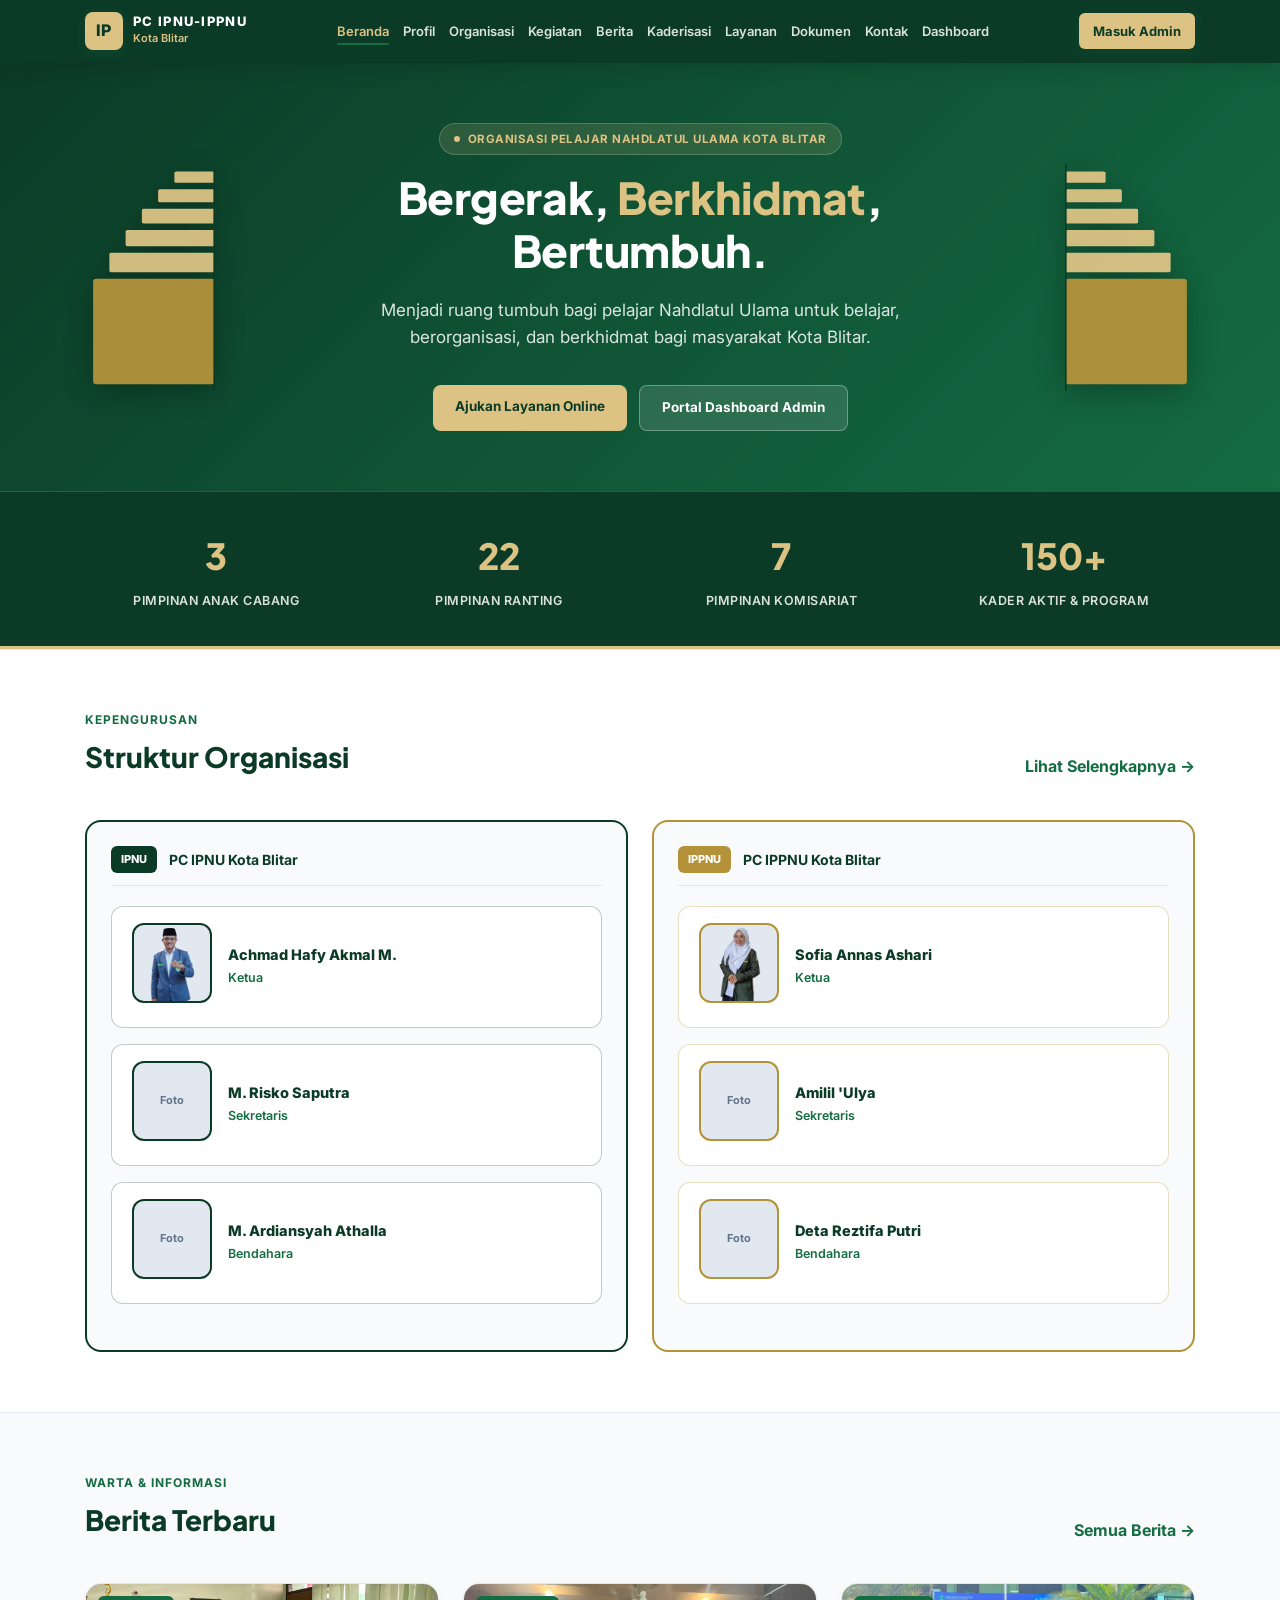
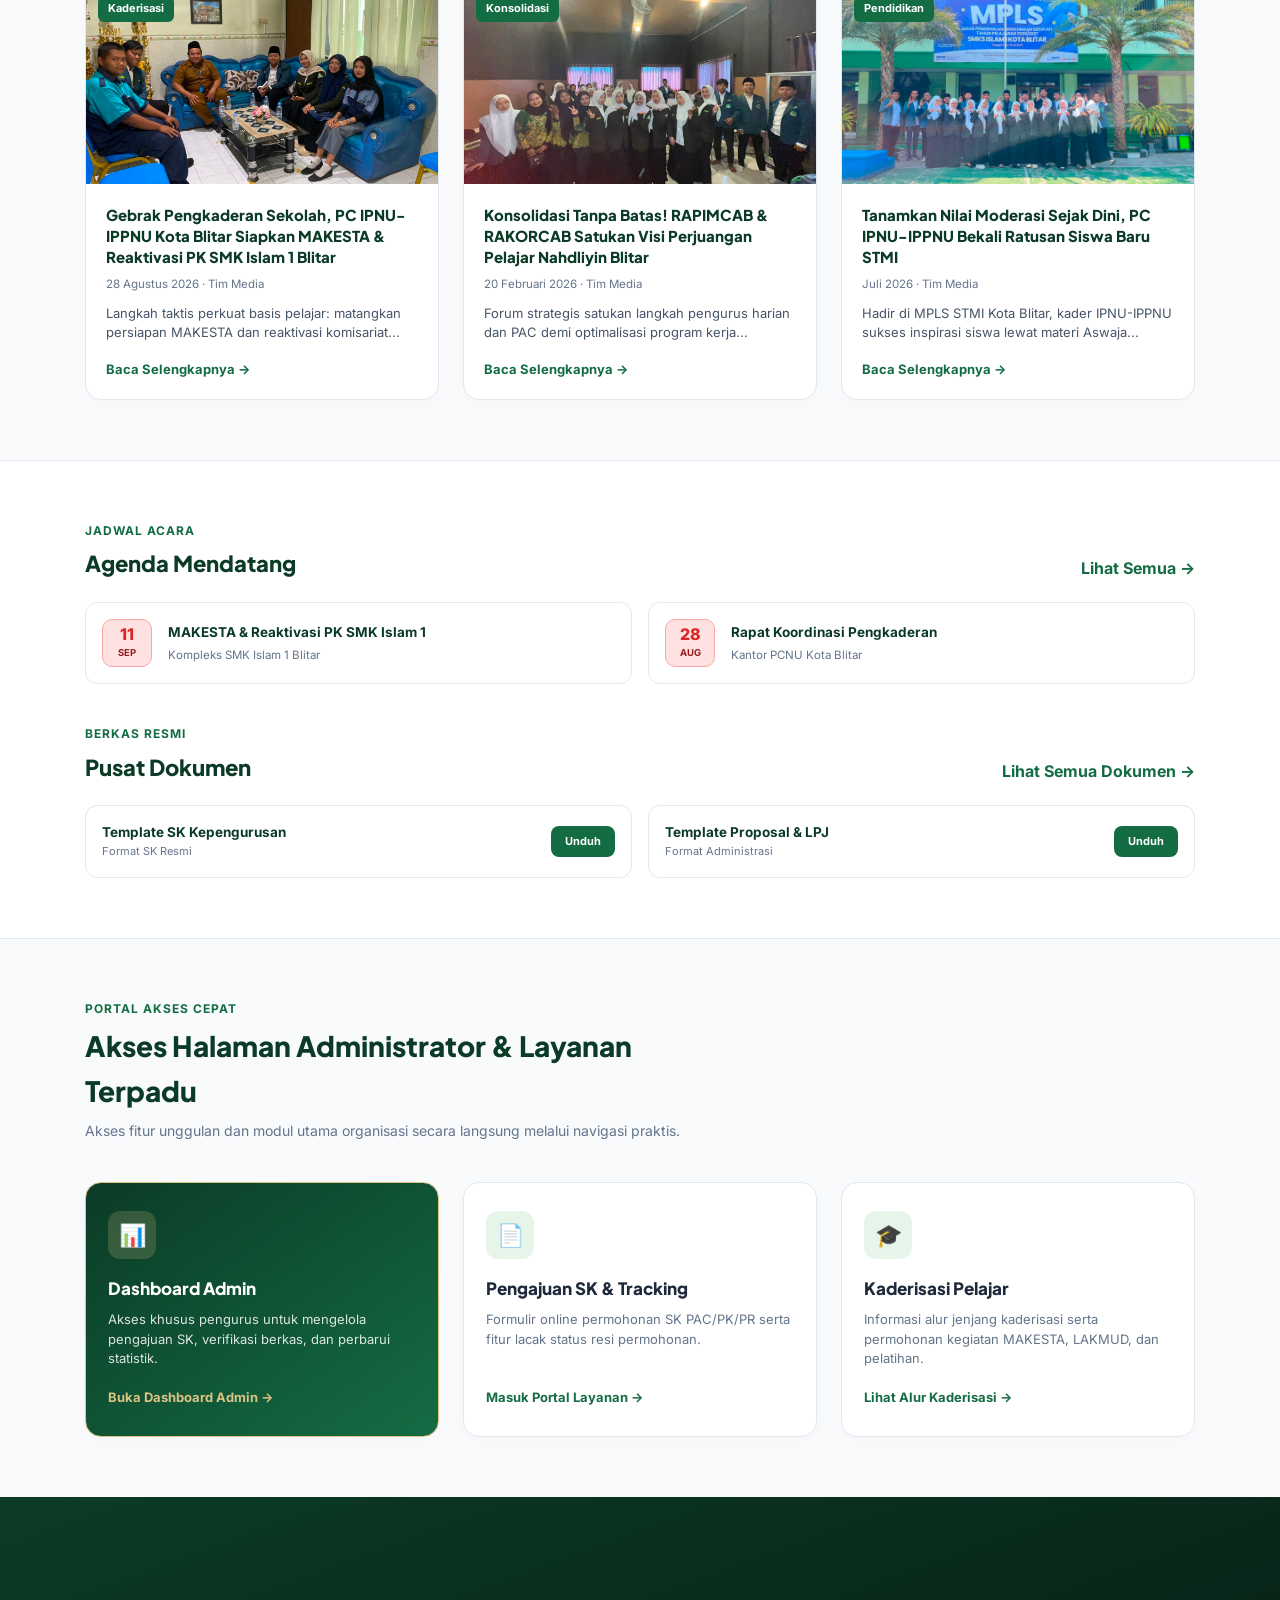
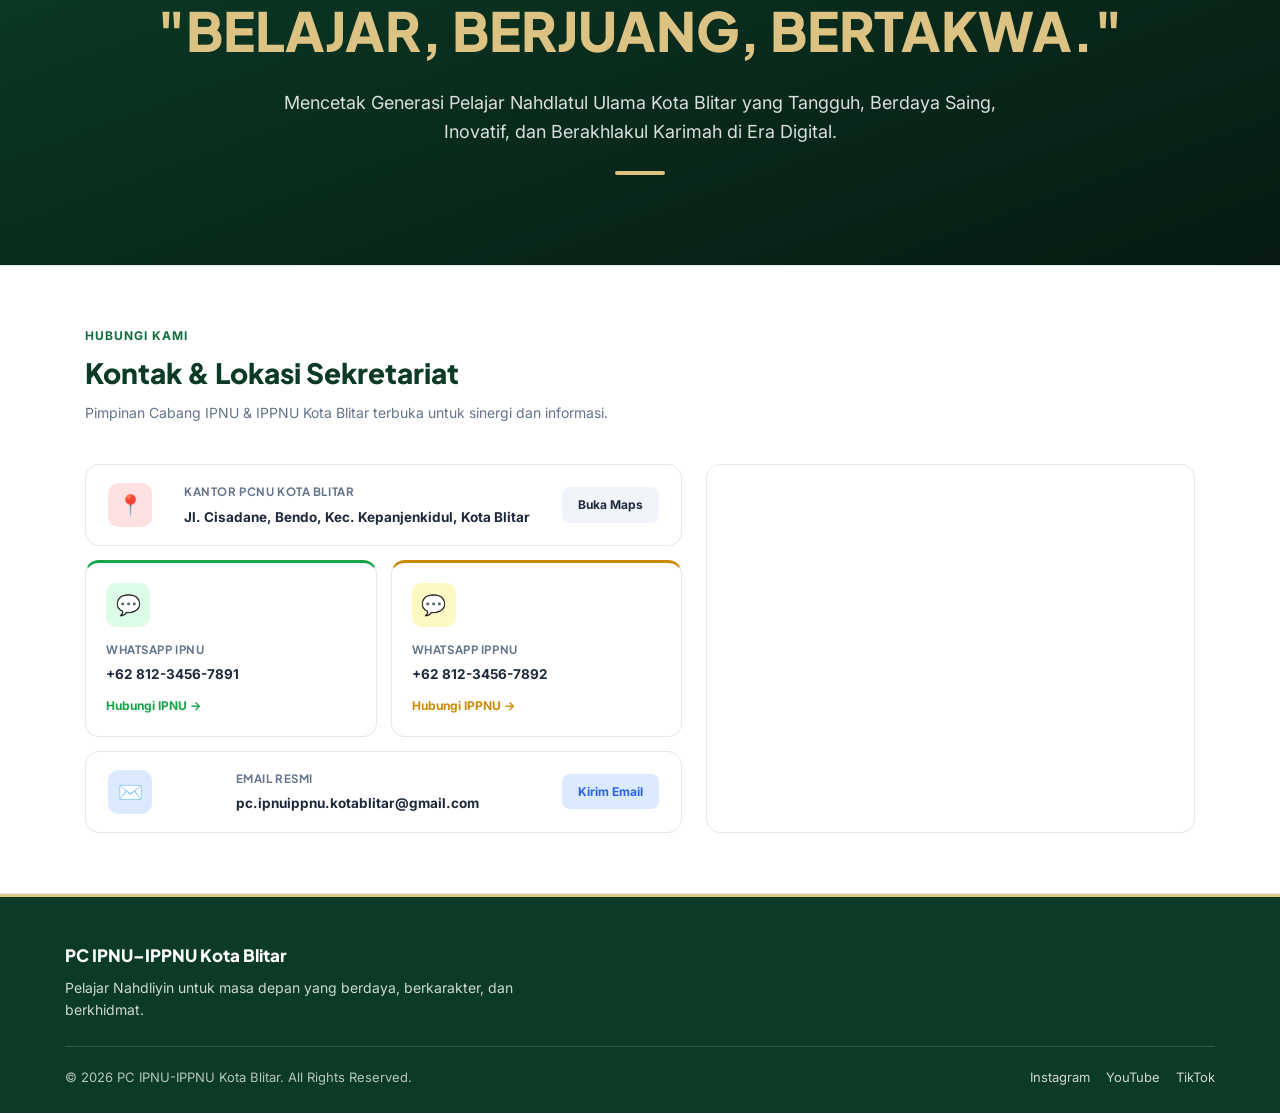
<file: index.html>
<!DOCTYPE html>
<html lang="id">
<head>
<meta charset="UTF-8">
<meta name="viewport" content="width=device-width, initial-scale=1.0">
<title>PC IPNU-IPPNU Kota Blitar — Portal Beranda</title>
<link href="https://fonts.googleapis.com/css2?family=Plus+Jakarta+Sans:wght@600;700;800&family=Inter:wght@400;500;600&display=swap" rel="stylesheet">
<link rel="stylesheet" href="style.css">
<style>
  * { box-sizing: border-box; }
  body {
    margin: 0;
    padding: 0;
    font-family: 'Inter', sans-serif;
    color: #1E293B;
    background-color: #F8FAFC;
    overflow-x: hidden;
  }

  .wrap {
    max-width: 1150px;
    margin: 0 auto;
    width: 100%;
    padding-left: 20px;
    padding-right: 20px;
  }

  /* ================= NAVIGASI UTAMA ================= */
  nav.site-nav {
    background: #0B3B27 !important;
    position: sticky !important;
    top: 0 !important;
    z-index: 9999 !important;
    width: 100% !important;
    box-shadow: 0 4px 20px rgba(0,0,0,0.15);
  }
  .nav-inner {
    max-width: 1150px;
    margin: 0 auto;
    padding: 12px 20px !important;
    display: flex !important;
    align-items: center !important;
    justify-content: space-between !important;
  }
  .brand {
    display: flex !important;
    align-items: center !important;
    gap: 10px !important;
    text-decoration: none !important;
  }
  .brand-mark {
    width: 38px !important; 
    height: 38px !important;
    background: #DCC384 !important;
    color: #0B3B27 !important;
    font-weight: 800 !important;
    border-radius: 8px !important;
    display: flex !important; 
    align-items: center !important; 
    justify-content: center !important;
    font-size: 16px !important;
    flex-shrink: 0;
  }
  .brand-text .t1 { font-size: 13px !important; font-weight: 800 !important; color: #FFFFFF !important; line-height: 1.2 !important; }
  .brand-text .t2 { font-size: 11px !important; color: #DCC384 !important; font-weight: 600 !important; }

  /* Desktop Menu Links */
  ul.nav-links {
    display: flex !important;
    gap: 14px !important;
    list-style: none !important;
    margin: 0 !important;
    padding: 0 !important;
    align-items: center !important;
  }
  ul.nav-links li a {
    color: rgba(255,255,255,0.85) !important;
    text-decoration: none !important;
    font-size: 13px !important;
    font-weight: 600 !important;
    transition: color 0.2s;
  }
  ul.nav-links li a:hover, ul.nav-links li a.active {
    color: #DCC384 !important;
  }
  .nav-cta {
    background: #DCC384 !important;
    color: #0B3B27 !important;
    padding: 8px 14px !important;
    border-radius: 6px !important;
    font-size: 13px !important;
    font-weight: 700 !important;
    text-decoration: none !important;
    display: inline-block !important;
  }

  /* Tombol Hamburger HP */
  button#navToggle {
    display: none !important;
    background: transparent !important;
    border: 2px solid #DCC384 !important;
    color: #DCC384 !important;
    font-size: 24px !important;
    cursor: pointer !important;
    padding: 4px 10px !important;
    border-radius: 6px !important;
    line-height: 1 !important;
  }

  /* HERO & KONTEN LAINNYA */
  .hero {
    background: linear-gradient(135deg, #0B3B27, #146C43);
    color: #FFFFFF;
    padding: 60px 0;
  }
  .hero-twin-wrap {
    display: flex;
    align-items: center;
    justify-content: space-between;
    gap: 20px;
  }
  .hero-text-center {
    flex: 1;
    text-align: center;
    z-index: 2;
  }
  .gapura-svg {
    width: 130px;
    height: auto;
    flex-shrink: 0;
    filter: drop-shadow(0 8px 16px rgba(0,0,0,0.3));
    opacity: 0.95;
  }
  .gapura-svg.flip { transform: scaleX(-1); }

  .eyebrow-pill {
    display: inline-flex;
    align-items: center;
    gap: 8px;
    background: rgba(220, 195, 132, 0.15);
    color: #DCC384;
    padding: 6px 14px;
    border-radius: 20px;
    font-size: 11.5px;
    font-weight: 700;
    margin-bottom: 16px;
    letter-spacing: 0.5px;
  }
  .eyebrow-pill .dot { width: 6px; height: 6px; background: #DCC384; border-radius: 50%; }

  .hero-text-center h1 {
    font-size: 44px;
    font-weight: 800;
    line-height: 1.2;
    margin: 0 0 16px 0;
  }
  .hero-text-center h1 span { color: #DCC384; }
  .hero-text-center .lead {
    font-size: 16px;
    color: rgba(255,255,255,0.85);
    max-width: 580px;
    margin: 0 auto 24px auto;
    line-height: 1.6;
  }
  .hero-actions {
    display: flex;
    gap: 12px;
    justify-content: center;
    flex-wrap: wrap;
  }
  .btn {
    padding: 11px 22px;
    border-radius: 8px;
    font-weight: 700;
    font-size: 13.5px;
    text-decoration: none;
    display: inline-block;
    transition: all 0.2s;
  }
  .btn-gold { background: #DCC384; color: #0B3B27; }
  .btn-outline { background: rgba(255,255,255,0.12); color: #FFFFFF; border: 1px solid rgba(255,255,255,0.3); }

  /* STATISTIK (WARNA KEMBALI SEPERTI AWAL & ANGKA BERGERAK) */
  .stats-band {
    background: #0B3B27;
    border-top: 1px solid rgba(220, 195, 132, 0.2);
    border-bottom: 3px solid #DCC384;
    padding: 35px 0;
    color: #FFFFFF;
  }
  .stats-grid {
    display: grid;
    grid-template-columns: repeat(4, 1fr);
    gap: 20px;
    text-align: center;
  }
  .stat-num { 
    font-size: 36px; 
    font-weight: 800; 
    color: #DCC384; 
    font-family: 'Plus Jakarta Sans', sans-serif;
  }
  .stat-label { 
    font-size: 12.5px; 
    color: rgba(255, 255, 255, 0.85); 
    font-weight: 600; 
    margin-top: 6px; 
    text-transform: uppercase;
    letter-spacing: 0.5px;
  }

  /* SECTION UMUM */
  .section { padding: 60px 0; }
  .section.alt { background: #FFFFFF; border-top: 1px solid #E2E8F0; border-bottom: 1px solid #E2E8F0; }
  .section-head { margin-bottom: 40px; }
  .section-head.flex-head { display: flex; align-items: flex-end; justify-content: space-between; }
  .section-eyebrow { font-size: 12px; font-weight: 700; color: #146C43; text-transform: uppercase; margin-bottom: 6px; letter-spacing: 1px; }
  .section-head h2 { font-size: 28px; font-weight: 800; color: #0B3B27; margin: 0; }
  .link-more { color: #146C43; font-weight: 700; text-decoration: none; display: inline-flex; align-items: center; gap: 4px; }

  /* ========================================================
     STRUKTUR ORGANISASI
     ======================================================== */
  .struktur-grid { display: grid; grid-template-columns: 1fr 1fr; gap: 24px; }
  .struktur-col { background: #F8FAFC; border-radius: 16px; padding: 24px; }
  
  .struktur-col.ipnu { border: 2px solid #0B3B27; }
  .struktur-col.ippnu { border: 2px solid #B4923A; }

  .struktur-col-head { display: flex; align-items: center; gap: 12px; margin-bottom: 20px; padding-bottom: 12px; border-bottom: 1px solid #E2E8F0; }
  
  .people-grid { display: flex; flex-direction: column; gap: 16px; }
  
  .person-card { 
    background: #FFFFFF; 
    border-radius: 12px; 
    padding: 16px 20px; 
    display: flex;
    align-items: center;
    gap: 16px;
    text-align: left;
  }
  .struktur-col.ipnu .person-card { border: 1.5px solid rgba(11, 59, 39, 0.25); }
  .struktur-col.ippnu .person-card { border: 1.5px solid rgba(180, 146, 58, 0.3); }

  .person-card .avatar { 
    width: 80px; 
    height: 80px; 
    border-radius: 12px; 
    background: #E2E8F0; 
    display: flex; 
    align-items: center; 
    justify-content: center; 
    font-size: 11px; 
    font-weight: 700; 
    color: #64748B; 
    overflow: hidden; 
    flex-shrink: 0;
  }
  .struktur-col.ipnu .person-card .avatar { border: 2px solid #0B3B27; }
  .struktur-col.ippnu .person-card .avatar { border: 2px solid #B4923A; }

  .person-card .avatar img { width: 100%; height: 100%; object-fit: cover; }
  .person-info { display: flex; flex-direction: column; justify-content: center; }
  .person-name { font-size: 14.5px; font-weight: 800; color: #0B3B27; line-height: 1.3; }
  .person-role { font-size: 12.5px; font-weight: 600; color: #146C43; margin-top: 3px; }

  /* KARTU BERITA */
  .card-grid-3 { display: grid; grid-template-columns: repeat(3, 1fr); gap: 24px; }
  .news-card-pro { background: #FFFFFF; border: 1px solid #E2E8F0; border-radius: 16px; overflow: hidden; display: flex; flex-direction: column; justify-content: space-between; box-shadow: 0 4px 15px rgba(0,0,0,0.02); height: 100%; }
  .news-thumb-pro { position: relative; height: 200px; background: #0B3B27; overflow: hidden; }
  .news-thumb-pro img { width: 100%; height: 100%; object-fit: cover; transition: transform 0.3s ease; }
  .news-card-pro:hover .news-thumb-pro img { transform: scale(1.04); }
  .news-tag-pro { position: absolute; top: 12px; left: 12px; background: #146C43; color: #FFFFFF; padding: 4px 10px; border-radius: 6px; font-size: 11px; font-weight: 700; z-index: 2; }
  .news-body-pro { padding: 20px; display: flex; flex-direction: column; flex: 1; }
  .news-title-pro { font-size: 15px; font-weight: 800; color: #0B3B27; margin-bottom: 8px; line-height: 1.4; }
  .news-meta-pro { font-size: 11.5px; color: #64748B; margin-bottom: 10px; }
  .news-excerpt-pro { font-size: 13px; color: #475569; line-height: 1.5; margin-bottom: 16px; flex: 1; }
  .news-action-link { font-size: 13px; font-weight: 700; color: #146C43; text-decoration: none; display: inline-flex; align-items: center; gap: 6px; margin-top: auto; }

  /* AGENDA & DOKUMEN GRID */
  .agenda-date-badge { width: 50px; padding: 6px 0; background: #FEE2E2; border: 1px solid #FCA5A5; border-radius: 10px; text-align: center; display: flex; flex-direction: column; align-items: center; justify-content: center; flex-shrink: 0; }
  .agenda-date-badge .d { font-size: 16px; font-weight: 800; color: #DC2626; line-height: 1.1; }
  .agenda-date-badge .m { font-size: 9.5px; font-weight: 700; color: #991B1B; text-transform: uppercase; margin-top: 2px; }

  /* PORTAL AKSES CEPAT */
  .quick-card-pro { position: relative; background: #FFFFFF; border: 1px solid #E2E8F0; border-radius: 16px; padding: 28px 22px; text-decoration: none; color: #1E293B; display: flex; flex-direction: column; justify-content: space-between; box-shadow: 0 4px 15px rgba(0,0,0,0.02); }
  .quick-card-pro.featured { background: linear-gradient(145deg, #0B3B27, #146C43); color: #FFFFFF !important; border: 1px solid #DCC384; }
  .quick-card-pro.featured p { color: rgba(255,255,255,0.85) !important; }
  .quick-icon-pro { width: 48px; height: 48px; border-radius: 12px; background: #E6F4EA; display: flex; align-items: center; justify-content: center; font-size: 22px; margin-bottom: 16px; color: #146C43; }
  .quick-card-pro.featured .quick-icon-pro { background: rgba(220,195,132,0.2); color: #DCC384; }
  .quick-card-pro h3 { font-size: 17px; font-weight: 800; margin-bottom: 8px; }
  .quick-card-pro p { font-size: 13px; color: #64748B; line-height: 1.5; margin: 0; }
  .quick-card-arrow { margin-top: 18px; font-size: 13px; font-weight: 700; color: #146C43; display: inline-flex; align-items: center; gap: 6px; }
  .quick-card-pro.featured .quick-card-arrow { color: #DCC384; }

  /* QUOTE SLOGAN */
  .quote-band-epic { background: linear-gradient(160deg, #0B3B27, #061A11); color: #fff; padding: 90px 20px; text-align: center; }
  .quote-band-epic h2 { font-size: clamp(28px, 4.5vw, 54px); font-weight: 800; text-transform: uppercase; margin-bottom: 16px; color: #DCC384; }
  .quote-band-epic p { font-size: clamp(14px, 1.8vw, 18px); color: rgba(255,255,255,0.85); max-width: 750px; margin: 0 auto; line-height: 1.6; }
  .quote-band-epic .accent-line { width: 50px; height: 4px; background: #DCC384; margin: 24px auto 0; border-radius: 4px; }

  /* KONTAK & LOKASI */
  .modern-contact-wrapper { display: grid; grid-template-columns: 1.1fr 0.9fr; gap: 24px; }
  .modern-contact-cards { display: grid; grid-template-columns: 1fr 1fr; gap: 14px; }
  .contact-card-dash { background: #FFFFFF; border: 1px solid #E2E8F0; border-radius: 14px; padding: 20px; text-decoration: none; display: flex; flex-direction: column; align-items: flex-start; height: 100%; }
  .contact-card-dash .ic-wrap { width: 44px; height: 44px; border-radius: 10px; background: #E6F4EA; color: #146C43; display: flex; align-items: center; justify-content: center; font-size: 20px; margin-bottom: 14px; }
  .contact-card-dash h4 { font-size: 11.5px; color: #64748B; text-transform: uppercase; letter-spacing: .05em; margin-bottom: 6px; }
  .contact-card-dash p { font-size: 13.5px; font-weight: 700; color: #1E293B; line-height: 1.4; margin: 0; }
  .contact-card-dash.full { grid-column: 1 / -1; flex-direction: row; align-items: center; justify-content: space-between; gap: 15px; padding: 18px 22px; }
  .contact-card-dash.full .ic-wrap { margin-bottom: 0; flex-shrink: 0; }
  .btn-maps-fix { background: #F1F5F9; color: #1E293B; padding: 8px 16px; border-radius: 8px; font-size: 12px; font-weight: 700; text-decoration: none; white-space: nowrap; flex-shrink: 0; }
  .map-card-dash { background: #FFFFFF; border: 1px solid #E2E8F0; border-radius: 14px; padding: 10px; display: flex; flex-direction: column; }
  .map-card-dash iframe { width: 100%; flex: 1; min-height: 260px; border-radius: 8px; border: none; }

  /* FOOTER */
  .footer-modern { background: #0B3B27; color: #FFFFFF; padding: 45px 20px 25px; border-top: 3px solid #DCC384; }
  .footer-content { max-width: 1150px; margin: 0 auto; padding-bottom: 25px; border-bottom: 1px solid rgba(255,255,255,0.15); }
  .footer-content h4 { font-size: 17px; font-weight: 800; color: #FFFFFF; margin-bottom: 8px; }
  .footer-content p { font-size: 14px; color: rgba(255,255,255,0.8); line-height: 1.6; max-width: 480px; margin: 0; }
  .footer-bottom { max-width: 1150px; margin: 20px auto 0; display: flex; align-items: center; justify-content: space-between; font-size: 13px; color: rgba(255,255,255,0.7); }
  .footer-sosmed { display: flex; gap: 16px; }
  .footer-sosmed a { color: rgba(255,255,255,0.8); text-decoration: none; font-size: 13px; }
  .footer-sosmed a:hover { color: #DCC384; }

  /* ========================================================
     MEDIA QUERY KHUSUS LAYAR HP / MOBILE (Maks 960px)
     ======================================================== */
  @media (max-width: 960px) {
    button#navToggle {
      display: block !important;
    }
    .nav-cta {
      display: none !important;
    }
    ul.nav-links {
      display: none !important;
      position: absolute !important;
      top: 100% !important;
      left: 0 !important;
      width: 100% !important;
      background: #0B3B27 !important;
      flex-direction: column !important;
      padding: 20px 0 !important;
      gap: 14px !important;
      text-align: center !important;
      box-shadow: 0 15px 30px rgba(0,0,0,0.3) !important;
      border-top: 1px solid rgba(255,255,255,0.15) !important;
      z-index: 9999 !important;
    }
    ul.nav-links.show {
      display: flex !important;
    }
    ul.nav-links li {
      width: 100% !important;
    }
    ul.nav-links li a {
      font-size: 15px !important;
      padding: 8px 0 !important;
      display: block !important;
    }

    .person-card {
      padding: 12px 14px !important;
      gap: 12px !important;
    }
    .person-card .avatar {
      width: 58px !important;
      height: 58px !important;
      border-radius: 10px !important;
    }
    .person-name {
      font-size: 13px !important;
    }
    .person-role {
      font-size: 11.5px !important;
    }

    .hero-twin-wrap { flex-direction: column; padding: 20px 0; }
    .gapura-svg { display: none; }
    .hero-text-center h1 { font-size: 26px !important; }
    .hero-text-center .lead { font-size: 13.5px !important; }

    .stats-grid { grid-template-columns: repeat(2, 1fr) !important; gap: 20px; }
    .stat-num { font-size: 28px; }
    .struktur-grid { grid-template-columns: 1fr !important; gap: 16px; }
    .card-grid-3 { grid-template-columns: 1fr !important; gap: 16px; }
    
    .section-head.flex-head { flex-direction: column; align-items: flex-start; gap: 10px; }
    .modern-contact-wrapper { grid-template-columns: 1fr !important; }
    .modern-contact-cards { grid-template-columns: 1fr !important; }
    .contact-card-dash.full { flex-direction: column; align-items: flex-start; gap: 10px; }
    .btn-maps-fix { width: 100%; text-align: center; }

    .footer-bottom { flex-direction: column; gap: 14px; text-align: center; }
  }
</style>
</head>
<body>

<!-- NAVIGASI UTAMA -->
<nav class="site-nav" id="siteNav">
  <div class="nav-inner">
    <a href="index.html" class="brand">
      <div class="brand-mark">IP</div>
      <div class="brand-text">
        <div class="t1">PC IPNU-IPPNU</div>
        <div class="t2">Kota Blitar</div>
      </div>
    </a>
    <ul class="nav-links" id="navLinks">
      <li><a href="index.html" class="active">Beranda</a></li>
      <li><a href="profil.html">Profil</a></li>
      <li><a href="organisasi.html">Organisasi</a></li>
      <li><a href="kegiatan.html">Kegiatan</a></li>
      <li><a href="berita.html">Berita</a></li>
      <li><a href="kaderisasi.html">Kaderisasi</a></li>
      <li><a href="layanan.html">Layanan</a></li>
      <li><a href="dokumen.html">Dokumen</a></li>
      <li><a href="kontak.html">Kontak</a></li>
      <li><a href="dashboard.html">Dashboard</a></li>
    </ul>
    <a href="dashboard.html" class="nav-cta">Masuk Admin</a>
    <button id="navToggle" aria-label="Toggle Menu">☰</button>
  </div>
</nav>

<!-- HERO SECTION -->
<section class="hero">
  <div class="wrap">
    <div class="hero-twin-wrap">
      <!-- GAPURA KIRI -->
      <svg class="gapura-svg" viewBox="0 0 160 320" fill="none" xmlns="http://www.w3.org/2000/svg">
        <rect x="110" y="30" width="50" height="14" rx="2" fill="#DCC384"/>
        <rect x="90" y="52" width="70" height="16" rx="2" fill="#DCC384"/>
        <rect x="70" y="76" width="90" height="18" rx="2" fill="#DCC384"/>
        <rect x="50" y="102" width="110" height="20" rx="2" fill="#DCC384"/>
        <rect x="30" y="130" width="130" height="24" rx="2" fill="#DCC384"/>
        <rect x="10" y="162" width="150" height="130" rx="4" fill="#B4923A"/>
        <line x1="160" y1="20" x2="160" y2="300" stroke="#0B3B27" stroke-width="4"/>
      </svg>
      <!-- TEKS HERO -->
      <div class="hero-text-center">
        <div class="eyebrow-pill"><span class="dot"></span> ORGANISASI PELAJAR NAHDLATUL ULAMA KOTA BLITAR</div>
        <h1>Bergerak, <span>Berkhidmat</span>,<br>Bertumbuh.</h1>
        <p class="lead">Menjadi ruang tumbuh bagi pelajar Nahdlatul Ulama untuk belajar, berorganisasi, dan berkhidmat bagi masyarakat Kota Blitar.</p>
        <div class="hero-actions">
          <a href="layanan.html" class="btn btn-gold">Ajukan Layanan Online</a>
          <a href="dashboard.html" class="btn btn-outline">Portal Dashboard Admin</a>
        </div>
      </div>
      <!-- GAPURA KANAN -->
      <svg class="gapura-svg flip" viewBox="0 0 160 320" fill="none" xmlns="http://www.w3.org/2000/svg">
        <rect x="110" y="30" width="50" height="14" rx="2" fill="#DCC384"/>
        <rect x="90" y="52" width="70" height="16" rx="2" fill="#DCC384"/>
        <rect x="70" y="76" width="90" height="18" rx="2" fill="#DCC384"/>
        <rect x="50" y="102" width="110" height="20" rx="2" fill="#DCC384"/>
        <rect x="30" y="130" width="130" height="24" rx="2" fill="#DCC384"/>
        <rect x="10" y="162" width="150" height="130" rx="4" fill="#B4923A"/>
        <line x1="160" y1="20" x2="160" y2="300" stroke="#0B3B27" stroke-width="4"/>
      </svg>
    </div>
  </div>
</section>

<!-- STATISTIK INTERAKTIF DENGAN ANIMASI ANGKA BERGERAK -->
<section class="stats-band">
  <div class="wrap">
    <div class="stats-grid">
      <div>
        <div class="stat-num" data-target="3">0</div>
        <div class="stat-label">Pimpinan Anak Cabang</div>
      </div>
      <div>
        <div class="stat-num" data-target="22">0</div>
        <div class="stat-label">Pimpinan Ranting</div>
      </div>
      <div>
        <div class="stat-num" data-target="7">0</div>
        <div class="stat-label">Pimpinan Komisariat</div>
      </div>
      <div>
        <div class="stat-num" data-target="150" data-suffix="+">0</div>
        <div class="stat-label">Kader Aktif &amp; Program</div>
      </div>
    </div>
  </div>
</section>

<!-- PREVIEW STRUKTUR ORGANISASI -->
<section class="section alt">
  <div class="wrap">
    <div class="section-head flex-head">
      <div>
        <div class="section-eyebrow">Kepengurusan</div>
        <h2>Struktur Organisasi</h2>
      </div>
      <a href="organisasi.html" class="link-more">Lihat Selengkapnya →</a>
    </div>
    <div class="struktur-grid">
      
      <!-- IPNU -->
      <div class="struktur-col ipnu">
        <div class="struktur-col-head">
          <span style="background:#0B3B27;color:#fff;padding:5px 10px;border-radius:6px;font-size:11px;font-weight:800;">IPNU</span>
          <div><strong style="font-size: 14px; color: #0B3B27;">PC IPNU Kota Blitar</strong></div>
        </div>
        <div class="people-grid">
          <div class="person-card">
            <div class="avatar"><img src="ketuaipnu.png" alt="Ketua IPNU"></div>
            <div class="person-info">
              <div class="person-name">Achmad Hafy Akmal M.</div>
              <div class="person-role">Ketua</div>
            </div>
          </div>
          <div class="person-card">
            <div class="avatar">Foto</div>
            <div class="person-info">
              <div class="person-name">M. Risko Saputra</div>
              <div class="person-role">Sekretaris</div>
            </div>
          </div>
          <div class="person-card">
            <div class="avatar">Foto</div>
            <div class="person-info">
              <div class="person-name">M. Ardiansyah Athalla</div>
              <div class="person-role">Bendahara</div>
            </div>
          </div>
        </div>
      </div>

      <!-- IPPNU -->
      <div class="struktur-col ippnu">
        <div class="struktur-col-head">
          <span style="background:#B4923A;color:#fff;padding:5px 10px;border-radius:6px;font-size:11px;font-weight:800;">IPPNU</span>
          <div><strong style="font-size: 14px; color: #0B3B27;">PC IPPNU Kota Blitar</strong></div>
        </div>
        <div class="people-grid">
          <div class="person-card">
            <div class="avatar"><img src="ketuaippnu.png" alt="Ketua IPPNU"></div>
            <div class="person-info">
              <div class="person-name">Sofia Annas Ashari</div>
              <div class="person-role">Ketua</div>
            </div>
          </div>
          <div class="person-card">
            <div class="avatar">Foto</div>
            <div class="person-info">
              <div class="person-name">Amilil 'Ulya</div>
              <div class="person-role">Sekretaris</div>
            </div>
          </div>
          <div class="person-card">
            <div class="avatar">Foto</div>
            <div class="person-info">
              <div class="person-name">Deta Reztifa Putri</div>
              <div class="person-role">Bendahara</div>
            </div>
          </div>
        </div>
      </div>

    </div>
  </div>
</section>

<!-- PREVIEW BERITA TERBARU -->
<section class="section">
  <div class="wrap">
    <div class="section-head flex-head">
      <div>
        <div class="section-eyebrow">Warta &amp; Informasi</div>
        <h2>Berita Terbaru</h2>
      </div>
      <a href="berita.html" class="link-more">Semua Berita →</a>
    </div>
    
    <div class="card-grid-3">
      <!-- Berita 1 -->
      <article class="news-card-pro">
        <div class="news-thumb-pro">
          <span class="news-tag-pro">Kaderisasi</span>
          <img src="audiensiatmi.jpeg" alt="MAKESTA">
        </div>
        <div class="news-body-pro">
          <h3 class="news-title-pro">Gebrak Pengkaderan Sekolah, PC IPNU-IPPNU Kota Blitar Siapkan MAKESTA &amp; Reaktivasi PK SMK Islam 1 Blitar</h3>
          <div class="news-meta-pro">28 Agustus 2026 · Tim Media</div>
          <p class="news-excerpt-pro">Langkah taktis perkuat basis pelajar: matangkan persiapan MAKESTA dan reaktivasi komisariat...</p>
          <a href="berita.html?id=berita1" class="news-action-link">Baca Selengkapnya →</a>
        </div>
      </article>

      <!-- Berita 2 -->
      <article class="news-card-pro">
        <div class="news-thumb-pro">
          <span class="news-tag-pro">Konsolidasi</span>
          <img src="rapimrakor.jpeg" alt="RAPIMCAB">
        </div>
        <div class="news-body-pro">
          <h3 class="news-title-pro">Konsolidasi Tanpa Batas! RAPIMCAB &amp; RAKORCAB Satukan Visi Perjuangan Pelajar Nahdliyin Blitar</h3>
          <div class="news-meta-pro">20 Februari 2026 · Tim Media</div>
          <p class="news-excerpt-pro">Forum strategis satukan langkah pengurus harian dan PAC demi optimalisasi program kerja...</p>
          <a href="berita.html?id=berita2" class="news-action-link">Baca Selengkapnya →</a>
        </div>
      </article>

      <!-- Berita 3 -->
      <article class="news-card-pro">
        <div class="news-thumb-pro">
          <span class="news-tag-pro">Pendidikan</span>
          <img src="mplstmi.jpeg" alt="MPLS STMI">
        </div>
        <div class="news-body-pro">
          <h3 class="news-title-pro">Tanamkan Nilai Moderasi Sejak Dini, PC IPNU-IPPNU Bekali Ratusan Siswa Baru STMI</h3>
          <div class="news-meta-pro">Juli 2026 · Tim Media</div>
          <p class="news-excerpt-pro">Hadir di MPLS STMI Kota Blitar, kader IPNU-IPPNU sukses inspirasi siswa lewat materi Aswaja...</p>
          <a href="berita.html?id=berita3" class="news-action-link">Baca Selengkapnya →</a>
        </div>
      </article>
    </div>
  </div>
</section>

<!-- PREVIEW AGENDA & DOKUMEN -->
<section class="section alt">
  <div class="wrap" style="display: flex; flex-direction: column; gap: 40px;">
    
    <!-- Agenda -->
    <div>
      <div class="section-head flex-head" style="margin-bottom: 20px;">
        <div>
          <div class="section-eyebrow">Jadwal Acara</div>
          <h2 style="font-size: 22px;">Agenda Mendatang</h2>
        </div>
        <a href="kegiatan.html" class="link-more">Lihat Semua →</a>
      </div>
      <div style="display: grid; grid-template-columns: repeat(auto-fit, minmax(280px, 1fr)); gap: 16px;">
        <div style="padding: 16px; display: flex; align-items: center; gap: 16px; background:#fff; border-radius:12px; border:1px solid #E2E8F0;">
          <div class="agenda-date-badge">
            <div class="d">11</div>
            <div class="m">SEP</div>
          </div>
          <div>
            <div style="font-weight:700;font-size:13.5px;color:#0B3B27;">MAKESTA &amp; Reaktivasi PK SMK Islam 1</div>
            <div style="font-size:11.5px;color:#64748B;margin-top:2px;">Kompleks SMK Islam 1 Blitar</div>
          </div>
        </div>

        <div style="padding: 16px; display: flex; align-items: center; gap: 16px; background:#fff; border-radius:12px; border:1px solid #E2E8F0;">
          <div class="agenda-date-badge">
            <div class="d">28</div>
            <div class="m">AUG</div>
          </div>
          <div>
            <div style="font-weight:700;font-size:13.5px;color:#0B3B27;">Rapat Koordinasi Pengkaderan</div>
            <div style="font-size:11.5px;color:#64748B;margin-top:2px;">Kantor PCNU Kota Blitar</div>
          </div>
        </div>
      </div>
    </div>
    
    <!-- Dokumen -->
    <div>
      <div class="section-head flex-head" style="margin-bottom: 20px;">
        <div>
          <div class="section-eyebrow">Berkas Resmi</div>
          <h2 style="font-size: 22px;">Pusat Dokumen</h2>
        </div>
        <a href="dokumen.html" class="link-more">Lihat Semua Dokumen →</a>
      </div>
      <div style="display: grid; grid-template-columns: repeat(auto-fit, minmax(280px, 1fr)); gap: 16px;">
        <div style="padding: 16px; display: flex; align-items: center; justify-content: space-between; background:#fff; border-radius:12px; border:1px solid #E2E8F0;">
          <div>
            <div style="font-size:13.5px; font-weight: 700; color:#0B3B27;">Template SK Kepengurusan</div>
            <div style="font-size:11px; color: #64748B;">Format SK Resmi</div>
          </div>
          <a href="dokumen.html" style="background:#146C43; padding:7px 14px; border-radius:8px; font-size:11px; font-weight:700; text-decoration:none; color:#fff;">Unduh</a>
        </div>
        <div style="padding: 16px; display: flex; align-items: center; justify-content: space-between; background:#fff; border-radius:12px; border:1px solid #E2E8F0;">
          <div>
            <div style="font-size:13.5px; font-weight: 700; color:#0B3B27;">Template Proposal &amp; LPJ</div>
            <div style="font-size:11px; color: #64748B;">Format Administrasi</div>
          </div>
          <a href="dokumen.html" style="background:#146C43; padding:7px 14px; border-radius:8px; font-size:11px; font-weight:700; text-decoration:none; color:#fff;">Unduh</a>
        </div>
      </div>
    </div>

  </div>
</section>

<!-- PORTAL AKSES CEPAT -->
<section class="section">
  <div class="wrap">
    <div class="section-head">
      <div class="section-eyebrow">Portal Akses Cepat</div>
      <h2>Akses Halaman Administrator &amp; Layanan Terpadu</h2>
      <p style="color: #64748B; font-size: 14px; margin-top: 6px;">Akses fitur unggulan dan modul utama organisasi secara langsung melalui navigasi praktis.</p>
    </div>

    <div class="card-grid-3">
      <a class="quick-card-pro featured" href="dashboard.html">
        <div>
          <div class="quick-icon-pro">📊</div>
          <h3>Dashboard Admin</h3>
          <p>Akses khusus pengurus untuk mengelola pengajuan SK, verifikasi berkas, dan perbarui statistik.</p>
        </div>
        <div class="quick-card-arrow">Buka Dashboard Admin →</div>
      </a>
      <a class="quick-card-pro" href="layanan.html">
        <div>
          <div class="quick-icon-pro">📄</div>
          <h3>Pengajuan SK &amp; Tracking</h3>
          <p>Formulir online permohonan SK PAC/PK/PR serta fitur lacak status resi permohonan.</p>
        </div>
        <div class="quick-card-arrow">Masuk Portal Layanan →</div>
      </a>
      <a class="quick-card-pro" href="kaderisasi.html">
        <div>
          <div class="quick-icon-pro">🎓</div>
          <h3>Kaderisasi Pelajar</h3>
          <p>Informasi alur jenjang kaderisasi serta permohonan kegiatan MAKESTA, LAKMUD, dan pelatihan.</p>
        </div>
        <div class="quick-card-arrow">Lihat Alur Kaderisasi →</div>
      </a>
    </div>
  </div>
</section>

<!-- QUOTE SLOGAN GAGAH & PREMIUM -->
<section class="quote-band-epic">
  <div class="wrap">
    <h2>"Belajar, Berjuang, Bertakwa."</h2>
    <p>Mencetak Generasi Pelajar Nahdlatul Ulama Kota Blitar yang Tangguh, Berdaya Saing, Inovatif, dan Berakhlakul Karimah di Era Digital.</p>
    <div class="accent-line"></div>
  </div>
</section>

<!-- KONTAK & LOKASI SEKRETARIAT -->
<section class="section alt" id="kontak">
  <div class="wrap">
    <div class="section-head">
      <div class="section-eyebrow">Hubungi Kami</div>
      <h2>Kontak &amp; Lokasi Sekretariat</h2>
      <p style="color: #64748B; font-size: 14px; margin-top: 6px;">Pimpinan Cabang IPNU &amp; IPPNU Kota Blitar terbuka untuk sinergi dan informasi.</p>
    </div>
    
    <div class="modern-contact-wrapper">
      <div class="modern-contact-cards">
        
        <div class="contact-card-dash full">
          <div class="ic-wrap" style="background:#FEE2E2; color:#DC2626;">📍</div>
          <div>
            <h4>Kantor PCNU Kota Blitar</h4>
            <p>Jl. Cisadane, Bendo, Kec. Kepanjenkidul, Kota Blitar</p>
          </div>
          <a href="https://maps.google.com/?q=Kantor+PCNU+Kota+Blitar+Jl.+Cisadane+Bendo+Kepanjenkidul+Blitar" target="_blank" class="btn-maps-fix">Buka Maps</a>
        </div>

        <a href="https://wa.me/6281234567891" target="_blank" class="contact-card-dash" style="border-top: 3px solid #16a34a;">
          <div class="ic-wrap" style="background:#DCFCE7; color:#16A34A;">💬</div>
          <h4>WhatsApp IPNU</h4>
          <p>+62 812-3456-7891</p>
          <div style="margin-top:auto; padding-top:12px; font-size:12px; font-weight:700; color:#16A34A;">Hubungi IPNU →</div>
        </a>

        <a href="https://wa.me/6281234567892" target="_blank" class="contact-card-dash" style="border-top: 3px solid #ca8a04;">
          <div class="ic-wrap" style="background:#FEF9C3; color:#CA8A04;">💬</div>
          <h4>WhatsApp IPPNU</h4>
          <p>+62 812-3456-7892</p>
          <div style="margin-top:auto; padding-top:12px; font-size:12px; font-weight:700; color:#CA8A04;">Hubungi IPPNU →</div>
        </a>

        <div class="contact-card-dash full">
          <div class="ic-wrap" style="background:#DBEAFE; color:#2563EB;">✉️</div>
          <div>
            <h4>Email Resmi</h4>
            <p>pc.ipnuippnu.kotablitar@gmail.com</p>
          </div>
          <a href="mailto:pc.ipnuippnu.kotablitar@gmail.com" class="btn-maps-fix" style="background:#DBEAFE; color:#2563EB;">Kirim Email</a>
        </div>

      </div>
      
      <div class="map-card-dash">
        <iframe loading="lazy" referrerpolicy="no-referrer-when-downgrade" src="https://www.google.com/maps?q=Kantor+PCNU+Kota+Blitar+Jl.+Cisadane+Bendo+Kepanjenkidul+Blitar&output=embed"></iframe>
      </div>
    </div>
  </div>
</section>

<!-- FOOTER -->
<footer class="footer-modern">
  <div class="footer-content">
    <h4>PC IPNU–IPPNU Kota Blitar</h4>
    <p>Pelajar Nahdliyin untuk masa depan yang berdaya, berkarakter, dan berkhidmat.</p>
  </div>
  <div class="footer-bottom">
    <div>© 2026 PC IPNU-IPPNU Kota Blitar. All Rights Reserved.</div>
    <div class="footer-sosmed">
      <a href="#" target="_blank">Instagram</a>
      <a href="#" target="_blank">YouTube</a>
      <a href="#" target="_blank">TikTok</a>
    </div>
  </div>
</footer>

<!-- SCRIPT NAVBAR & ANIMASI COUNTER STATISTIK -->
<script>
  document.addEventListener("DOMContentLoaded", () => {
    // Mobile Nav Toggle
    const navToggle = document.getElementById("navToggle");
    const navLinks = document.getElementById("navLinks");
    
    if (navToggle && navLinks) {
      navToggle.addEventListener("click", (e) => {
        e.stopPropagation();
        navLinks.classList.toggle("show");
      });

      navLinks.querySelectorAll("a").forEach(link => {
        link.addEventListener("click", () => {
          navLinks.classList.remove("show");
        });
      });

      document.addEventListener("click", (e) => {
        if (!navToggle.contains(e.target) && !navLinks.contains(e.target)) {
          navLinks.classList.remove("show");
        }
      });
    }

    // Animasi Angka Statistik Bergerak (Counter Animation)
    const counters = document.querySelectorAll('.stat-num');
    const speed = 40; // Kecepatan animasi

    counters.forEach(counter => {
      const updateCount = () => {
        const target = +counter.getAttribute('data-target');
        const suffix = counter.getAttribute('data-suffix') || '';
        const count = +counter.innerText.replace('+', '');

        const increment = target / speed;

        if (count < target) {
          counter.innerText = Math.ceil(count + increment) + suffix;
          setTimeout(updateCount, 30);
        } else {
          counter.innerText = target + suffix;
        }
      };

      updateCount();
    });
  });
</script>
</body>
</html>
</file>
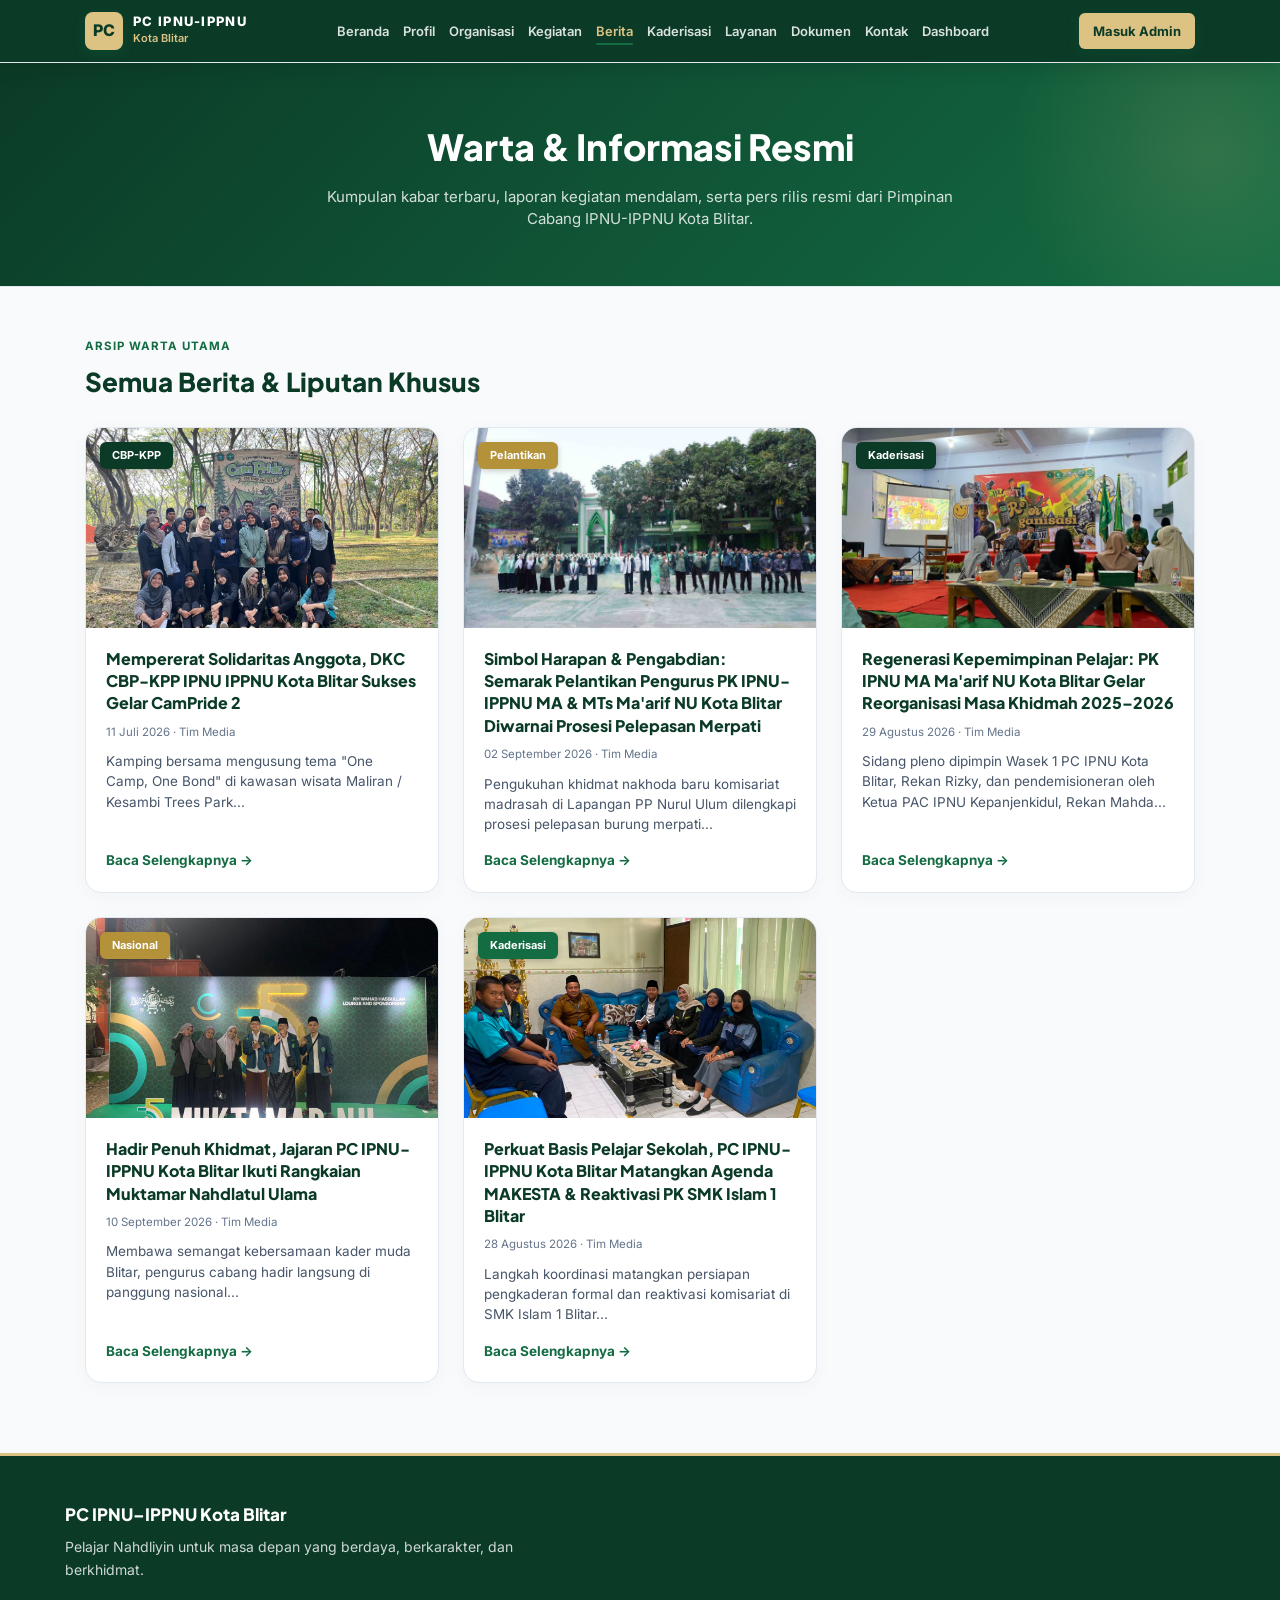
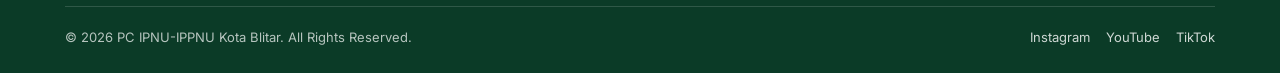
<file: berita.html>
<!DOCTYPE html>
<html lang="id">
<head>
<meta charset="UTF-8">
<meta name="viewport" content="width=device-width, initial-scale=1.0">
<title>Portal Berita &amp; Warta Resmi — PC IPNU-IPPNU Kota Blitar</title>
<link href="https://fonts.googleapis.com/css2?family=Plus+Jakarta+Sans:wght@600;700;800&family=Inter:wght@400;500;600&display=swap" rel="stylesheet">
<link rel="stylesheet" href="style.css">
<style>
  :root {
    --green-900: #0B3B27;
    --green-700: #146C43;
    --gold: #DCC384;
    --ink: #1E293B;
    --line: #E2E8F0;
    --bg-light: #F8FAFC;
  }

  * { box-sizing: border-box; }
  body {
    margin: 0;
    padding: 0;
    font-family: 'Inter', sans-serif;
    color: var(--ink);
    background-color: var(--bg-light);
    overflow-x: hidden;
    -webkit-text-size-adjust: 100%;
  }

  .wrap {
    max-width: 1150px;
    margin: 0 auto;
    width: 100%;
    padding-left: 20px;
    padding-right: 20px;
  }

  /* ================= NAVIGASI UTAMA ================= */
  nav.site-nav {
    background: #0B3B27 !important;
    position: sticky !important;
    top: 0 !important;
    z-index: 9999 !important;
    width: 100% !important;
    box-shadow: 0 4px 20px rgba(0,0,0,0.15);
  }
  .nav-inner {
    max-width: 1150px;
    margin: 0 auto;
    padding: 12px 20px !important;
    display: flex !important;
    align-items: center !important;
    justify-content: space-between !important;
  }
  .brand {
    display: flex !important;
    align-items: center !important;
    gap: 10px !important;
    text-decoration: none !important;
  }
  .brand-mark {
    width: 38px !important; 
    height: 38px !important;
    background: #DCC384 !important;
    color: #0B3B27 !important;
    font-weight: 800 !important;
    border-radius: 8px !important;
    display: flex !important; 
    align-items: center !important; 
    justify-content: center !important;
    font-size: 16px !important;
    flex-shrink: 0;
  }
  .brand-text .t1 { font-size: 13px !important; font-weight: 800 !important; color: #FFFFFF !important; line-height: 1.2 !important; }
  .brand-text .t2 { font-size: 11px !important; color: #DCC384 !important; font-weight: 600 !important; }

  /* Desktop Menu Links */
  ul.nav-links {
    display: flex !important;
    gap: 14px !important;
    list-style: none !important;
    margin: 0 !important;
    padding: 0 !important;
    align-items: center !important;
  }
  ul.nav-links li a {
    color: rgba(255,255,255,0.85) !important;
    text-decoration: none !important;
    font-size: 13px !important;
    font-weight: 600 !important;
    transition: color 0.2s;
  }
  ul.nav-links li a:hover, ul.nav-links li a.active {
    color: #DCC384 !important;
  }
  .nav-cta {
    background: #DCC384 !important;
    color: #0B3B27 !important;
    padding: 8px 14px !important;
    border-radius: 6px !important;
    font-size: 13px !important;
    font-weight: 700 !important;
    text-decoration: none !important;
    display: inline-block !important;
  }

  /* Tombol Hamburger HP */
  button#navToggle {
    display: none !important;
    background: transparent !important;
    border: 2px solid #DCC384 !important;
    color: #DCC384 !important;
    font-size: 24px !important;
    cursor: pointer !important;
    padding: 4px 10px !important;
    border-radius: 6px !important;
    line-height: 1 !important;
  }

  /* HEADER HALAMAN BERITA */
  .page-header {
    background: linear-gradient(135deg, #0B3B27, #146C43);
    color: #FFFFFF;
    padding: clamp(35px, 5vw, 55px) 20px;
    text-align: center;
  }
  .page-header h1 {
    font-size: clamp(22px, 3.5vw, 36px);
    font-weight: 800;
    margin-bottom: 10px;
  }
  .page-header p {
    color: rgba(255, 255, 255, 0.82);
    font-size: clamp(13px, 1.5vw, 15px);
    max-width: 650px;
    margin: 0 auto;
    line-height: 1.5;
  }

  /* SECTION UMUM */
  .section { padding: clamp(30px, 4vw, 50px) 0 clamp(40px, 6vw, 70px); }
  .section-head { margin-bottom: 24px; }
  .section-eyebrow { font-size: 11.5px; font-weight: 700; color: #146C43; text-transform: uppercase; margin-bottom: 6px; letter-spacing: 1px; }
  .section-head h2 { font-size: clamp(20px, 2.5vw, 26px); font-weight: 800; color: #0B3B27; margin: 0; }

  /* KARTU BERITA GRID (RESPONSIF GRID) */
  .card-grid-3 { 
    display: grid; 
    grid-template-columns: repeat(auto-fit, minmax(310px, 1fr)); 
    gap: 24px; 
  }
  .news-card-pro {
    background: #FFFFFF;
    border: 1px solid var(--line);
    border-radius: 16px;
    overflow: hidden;
    display: flex;
    flex-direction: column;
    justify-content: space-between;
    transition: transform 0.3s ease, box-shadow 0.3s ease;
    box-shadow: 0 4px 20px rgba(0,0,0,0.03);
    height: 100%;
    cursor: pointer;
  }
  .news-card-pro:hover {
    transform: translateY(-4px);
    box-shadow: 0 12px 28px rgba(11, 59, 39, 0.1);
    border-color: rgba(20, 108, 67, 0.3);
  }
  .news-thumb-pro {
    position: relative;
    height: 200px;
    background: #0B3B27;
    overflow: hidden;
  }
  .news-thumb-pro img {
    width: 100%;
    height: 100%;
    object-fit: cover;
    transition: transform 0.4s ease;
  }
  .news-card-pro:hover .news-thumb-pro img {
    transform: scale(1.05);
  }
  .news-tag-pro {
    position: absolute;
    top: 14px;
    left: 14px;
    background: #146C43;
    color: #FFFFFF;
    padding: 5px 12px;
    border-radius: 6px;
    font-size: 11px;
    font-weight: 700;
    z-index: 2;
    box-shadow: 0 2px 6px rgba(0,0,0,0.2);
  }
  .news-body-pro {
    padding: 20px;
    display: flex;
    flex-direction: column;
    flex: 1;
  }
  .news-title-pro {
    font-size: clamp(14.5px, 1.3vw, 16px);
    font-weight: 800;
    color: #0B3B27;
    margin-bottom: 8px;
    line-height: 1.4;
  }
  .news-meta-pro {
    font-size: 11.5px;
    color: #64748B;
    margin-bottom: 10px;
  }
  .news-excerpt-pro {
    font-size: 13.5px;
    color: #475569;
    line-height: 1.5;
    margin-bottom: 16px;
    flex: 1;
  }
  .news-action-link {
    font-size: 13.5px;
    font-weight: 700;
    color: #146C43;
    text-decoration: none;
    display: inline-flex;
    align-items: center;
    gap: 6px;
    margin-top: auto;
  }

  /* TAMPILAN DETAIL ARTIKEL */
  .news-detail-container {
    background: #FFFFFF;
    border: 1px solid var(--line);
    border-radius: 16px;
    padding: clamp(20px, 4vw, 36px);
    box-shadow: 0 4px 20px rgba(0,0,0,0.04);
    max-width: 900px;
    margin: 0 auto;
  }
  .news-meta-box {
    display: flex;
    align-items: center;
    gap: 12px;
    margin: 14px 0 20px;
    padding-bottom: 14px;
    border-bottom: 1px solid #E2E8F0;
  }
  .author-avatar {
    width: 38px; height: 38px;
    background: #0B3B27;
    color: #DCC384;
    border-radius: 50%;
    display: flex; align-items: center; justify-content: center;
    font-weight: 800; font-size: 12px;
    flex-shrink: 0;
  }
  .author-info h4 { margin: 0; font-size: 13.5px; color: #0F172A; }
  .author-info p { margin: 2px 0 0; font-size: 11.5px; color: #64748B; }
  
  /* SLIDER FOTO INTERAKTIF (3 FOTO BERKELANJUTAN) */
  .news-slider-wrapper {
    position: relative;
    width: 100%;
    height: clamp(240px, 40vw, 380px);
    background: #0B3B27;
    border-radius: 12px;
    overflow: hidden;
    margin-bottom: 6px;
    box-shadow: 0 4px 15px rgba(0,0,0,0.08);
  }
  .slide-item {
    position: absolute;
    top: 0; left: 0; width: 100%; height: 100%;
    display: none;
    cursor: pointer;
  }
  .slide-item.active { display: block; }
  .slide-item img { width: 100%; height: 100%; object-fit: cover; }
  
  .slider-btn {
    position: absolute;
    top: 50%; transform: translateY(-50%);
    background: rgba(11, 59, 39, 0.85);
    color: #DCC384;
    border: 1.5px solid #DCC384;
    padding: 6px 10px;
    cursor: pointer;
    font-weight: bold;
    border-radius: 6px;
    font-size: 13px;
    z-index: 5;
    transition: background 0.2s, transform 0.2s;
  }
  .slider-btn:hover { background: #0B3B27; transform: translateY(-50%) scale(1.05); }
  .slider-prev { left: 10px; }
  .slider-next { right: 10px; }
  
  .slider-dots {
    position: absolute;
    bottom: 12px;
    left: 50%; transform: translateX(-50%);
    display: flex; gap: 6px;
    z-index: 5;
    background: rgba(0,0,0,0.3);
    padding: 4px 8px;
    border-radius: 20px;
  }
  .dot-indicator {
    width: 8px; height: 8px;
    border-radius: 50%;
    background: rgba(255,255,255,0.6);
    cursor: pointer;
    transition: background 0.2s;
  }
  .dot-indicator.active { background: #DCC384; transform: scale(1.2); }

  /* KETERANGAN ZOOM */
  .img-zoom-hint {
    position: absolute;
    bottom: 10px;
    right: 10px;
    background: rgba(0, 0, 0, 0.75);
    color: #fff;
    padding: 4px 10px;
    font-size: 11px;
    font-weight: 700;
    border-radius: 6px;
    pointer-events: none;
    z-index: 4;
  }

  .doc-photo-caption {
    font-size: 12px;
    color: #64748B;
    font-style: italic;
    margin: 8px 0 24px;
    text-align: center;
  }

  /* KONTEN PARAGRAF BERITA */
  .article-body-text {
    font-size: clamp(14px, 1.2vw, 15.5px);
    line-height: 1.8;
    color: #1E293B;
    margin-bottom: 18px;
    text-align: justify;
  }

  .news-quote {
    background: #F8FAFC;
    border-left: 4px solid #B4923A;
    padding: 18px;
    margin: 24px 0;
    font-style: italic;
    color: #334155;
    border-radius: 0 10px 10px 0;
    line-height: 1.7;
    font-size: clamp(13.5px, 1.2vw, 15px);
  }
  
  .article-actions-bar {
    display: flex;
    justify-content: space-between;
    align-items: center;
    margin-top: 35px;
    padding-top: 20px;
    border-top: 1px solid #E2E8F0;
    flex-wrap: wrap;
    gap: 12px;
  }
  .back-btn-ui {
    background: #F1F5F9;
    border: none;
    padding: 10px 18px;
    border-radius: 8px;
    font-weight: 700;
    color: #334155;
    cursor: pointer;
    display: inline-flex;
    align-items: center;
    gap: 6px;
    text-decoration: none;
    font-size: 13.5px;
    transition: background 0.2s;
  }
  .back-btn-ui:hover { background: #E2E8F0; }

  .action-buttons-group {
    display: flex;
    gap: 10px;
    flex-wrap: wrap;
  }
  .like-btn, .share-btn {
    padding: 9px 16px;
    border-radius: 8px;
    cursor: pointer;
    font-weight: 700;
    font-size: 13px;
    border: none;
    transition: opacity 0.2s;
  }
  .like-btn { background: #fee2e2; color: #dc2626; }
  .like-btn:hover { opacity: 0.85; }
  .share-btn { background: #e0f2fe; color: #0284c7; }
  .share-btn:hover { opacity: 0.85; }

  /* FOOTER */
  .footer-modern { background: #0B3B27; color: #FFFFFF; padding: 45px 20px 25px; border-top: 3px solid #DCC384; }
  .footer-content { max-width: 1150px; margin: 0 auto; padding-bottom: 25px; border-bottom: 1px solid rgba(255, 255, 255, 0.15); }
  .footer-content h4 { font-size: 17px; font-weight: 800; color: #FFFFFF; margin-bottom: 8px; }
  .footer-content p { font-size: 14px; color: rgba(255, 255, 255, 0.8); line-height: 1.6; max-width: 480px; margin: 0; }
  .footer-bottom { max-width: 1150px; margin: 20px auto 0; display: flex; align-items: center; justify-content: space-between; font-size: 13px; color: rgba(255, 255, 255, 0.7); flex-wrap: wrap; gap: 10px; }
  .footer-sosmed { display: flex; gap: 16px; }
  .footer-sosmed a { color: rgba(255, 255, 255, 0.8); text-decoration: none; font-size: 13px; }
  .footer-sosmed a:hover { color: #DCC384; }

  /* ========================================================
     MEDIA QUERY KHUSUS LAYAR HP / MOBILE (Maks 960px)
     ======================================================== */
  @media (max-width: 960px) {
    button#navToggle {
      display: block !important;
    }
    .nav-cta {
      display: none !important;
    }
    ul.nav-links {
      display: none !important;
      position: absolute !important;
      top: 100% !important;
      left: 0 !important;
      width: 100% !important;
      background: #0B3B27 !important;
      flex-direction: column !important;
      padding: 20px 0 !important;
      gap: 14px !important;
      text-align: center !important;
      box-shadow: 0 15px 30px rgba(0,0,0,0.3) !important;
      border-top: 1px solid rgba(255,255,255,0.15) !important;
      z-index: 9999 !important;
    }
    ul.nav-links.show {
      display: flex !important;
    }
    ul.nav-links li {
      width: 100% !important;
    }
    ul.nav-links li a {
      font-size: 15px !important;
      padding: 8px 0 !important;
      display: block !important;
    }

    .card-grid-3 {
      grid-template-columns: 1fr !important;
      gap: 18px;
    }
    .news-detail-container {
      padding: 16px;
      border-radius: 12px;
    }
    .article-actions-bar {
      flex-direction: column;
      align-items: stretch;
      gap: 12px;
    }
    .back-btn-ui, .action-buttons-group button {
      width: 100%;
      justify-content: center;
      padding: 12px;
    }
    .action-buttons-group {
      display: grid !important;
      grid-template-columns: 1fr 1fr;
      width: 100%;
    }
    .footer-bottom {
      flex-direction: column;
      gap: 14px;
      text-align: center;
    }
  }
</style>
</head>
<body>

<nav class="site-nav" id="siteNav">
  <div class="nav-inner">
    <a href="index.html" class="brand">
      <div class="brand-mark">PC</div>
      <div class="brand-text">
        <div class="t1">PC IPNU-IPPNU</div>
        <div class="t2">Kota Blitar</div>
      </div>
    </a>
    <ul class="nav-links" id="navLinks">
      <li><a href="index.html">Beranda</a></li>
      <li><a href="profil.html">Profil</a></li>
      <li><a href="organisasi.html">Organisasi</a></li>
      <li><a href="kegiatan.html">Kegiatan</a></li>
      <li><a href="berita.html" class="active">Berita</a></li>
      <li><a href="kaderisasi.html">Kaderisasi</a></li>
      <li><a href="layanan.html">Layanan</a></li>
      <li><a href="dokumen.html">Dokumen</a></li>
      <li><a href="kontak.html">Kontak</a></li>
      <li><a href="dashboard.html">Dashboard</a></li>
    </ul>
    <a href="dashboard.html" class="nav-cta">Masuk Admin</a>
    <button id="navToggle" aria-label="Toggle Menu">☰</button>
  </div>
</nav>

<section class="page-header">
  <h1>Warta &amp; Informasi Resmi</h1>
  <p>Kumpulan kabar terbaru, laporan kegiatan mendalam, serta pers rilis resmi dari Pimpinan Cabang IPNU-IPPNU Kota Blitar.</p>
</section>

<section class="section">
  <div class="wrap">
    
    <div id="semuaBeritaSection">
      <div class="section-head">
        <div class="section-eyebrow">Arsip Warta Utama</div>
        <h2>Semua Berita &amp; Liputan Khusus</h2>
      </div>

      <div class="card-grid-3">
        
        <article class="news-card-pro" onclick="bukaBerita('beritaCamPride')">
          <div class="news-thumb-pro">
            <span class="news-tag-pro" style="background:#0B3B27;">CBP-KPP</span>
            <img src="camp.jpeg" alt="CamPride 2 DKC CBP-KPP IPNU IPPNU Kota Blitar">
          </div>
          <div class="news-body-pro">
            <h3 class="news-title-pro">Mempererat Solidaritas Anggota, DKC CBP-KPP IPNU IPPNU Kota Blitar Sukses Gelar CamPride 2</h3>
            <div class="news-meta-pro">11 Juli 2026 · Tim Media</div>
            <p class="news-excerpt-pro">Kamping bersama mengusung tema "One Camp, One Bond" di kawasan wisata Maliran / Kesambi Trees Park...</p>
            <span class="news-action-link">Baca Selengkapnya →</span>
          </div>
        </article>

        <article class="news-card-pro" onclick="bukaBerita('beritaPelantikanMaMts')">
          <div class="news-thumb-pro">
            <span class="news-tag-pro" style="background:#B4923A;">Pelantikan</span>
            <img src="pelantikanmamts1.jpeg" alt="Pelantikan Pengurus PK MA &amp; MTs Ma'arif NU Kota Blitar">
          </div>
          <div class="news-body-pro">
            <h3 class="news-title-pro">Simbol Harapan &amp; Pengabdian: Semarak Pelantikan Pengurus PK IPNU-IPPNU MA &amp; MTs Ma'arif NU Kota Blitar Diwarnai Prosesi Pelepasan Merpati</h3>
            <div class="news-meta-pro">02 September 2026 · Tim Media</div>
            <p class="news-excerpt-pro">Pengukuhan khidmat nakhoda baru komisariat madrasah di Lapangan PP Nurul Ulum dilengkapi prosesi pelepasan burung merpati...</p>
            <span class="news-action-link">Baca Selengkapnya →</span>
          </div>
        </article>

        <article class="news-card-pro" onclick="bukaBerita('beritaDemisPK')">
          <div class="news-thumb-pro">
            <span class="news-tag-pro" style="background:#0B3B27;">Kaderisasi</span>
            <img src="demispk1.jpeg" alt="Reorganisasi PK IPNU MA Ma'arif NU Kota Blitar">
          </div>
          <div class="news-body-pro">
            <h3 class="news-title-pro">Regenerasi Kepemimpinan Pelajar: PK IPNU MA Ma'arif NU Kota Blitar Gelar Reorganisasi Masa Khidmah 2025–2026</h3>
            <div class="news-meta-pro">29 Agustus 2026 · Tim Media</div>
            <p class="news-excerpt-pro">Sidang pleno dipimpin Wasek 1 PC IPNU Kota Blitar, Rekan Rizky, dan pendemisioneran oleh Ketua PAC IPNU Kepanjenkidul, Rekan Mahda...</p>
            <span class="news-action-link">Baca Selengkapnya →</span>
          </div>
        </article>

        <article class="news-card-pro" onclick="bukaBerita('beritaMuktamar')">
          <div class="news-thumb-pro">
            <span class="news-tag-pro" style="background:#B4923A;">Nasional</span>
            <img src="muktamar.jpeg" alt="PC IPNU-IPPNU Kota Blitar Hadir Penuh Khidmat di Muktamar NU">
          </div>
          <div class="news-body-pro">
            <h3 class="news-title-pro">Hadir Penuh Khidmat, Jajaran PC IPNU-IPPNU Kota Blitar Ikuti Rangkaian Muktamar Nahdlatul Ulama</h3>
            <div class="news-meta-pro">10 September 2026 · Tim Media</div>
            <p class="news-excerpt-pro">Membawa semangat kebersamaan kader muda Blitar, pengurus cabang hadir langsung di panggung nasional...</p>
            <span class="news-action-link">Baca Selengkapnya →</span>
          </div>
        </article>

        <article class="news-card-pro" onclick="bukaBerita('berita1')">
          <div class="news-thumb-pro">
            <span class="news-tag-pro">Kaderisasi</span>
            <img src="audiensiatmi.jpeg" alt="Rencana MAKESTA dan Reaktivasi PK SMK Islam 1 Blitar">
          </div>
          <div class="news-body-pro">
            <h3 class="news-title-pro">Perkuat Basis Pelajar Sekolah, PC IPNU-IPPNU Kota Blitar Matangkan Agenda MAKESTA &amp; Reaktivasi PK SMK Islam 1 Blitar</h3>
            <div class="news-meta-pro">28 Agustus 2026 · Tim Media</div>
            <p class="news-excerpt-pro">Langkah koordinasi matangkan persiapan pengkaderan formal dan reaktivasi komisariat di SMK Islam 1 Blitar...</p>
            <span class="news-action-link">Baca Selengkapnya →</span>
          </div>
        </article>

      </div>
    </div>

    <div id="detailBeritaSection" style="display: none;">
      
      <div id="beritaCamPride" class="news-detail-container" style="display: none;">
        <span style="background:#0B3B27; color:#FFFFFF; font-size:11px; font-weight:700; padding:4px 12px; border-radius:6px; text-transform:uppercase;">CBP-KPP &amp; Kegiatan Keakraban</span>
        <h2 style="font-size: clamp(20px, 2.8vw, 26px); font-weight:800; color:#0B3B27; margin:12px 0 4px; line-height:1.3;">Mempererat Solidaritas Anggota, DKC CBP-KPP IPNU IPPNU Kota Blitar Sukses Gelar CamPride 2</h2>
        <div class="news-meta-box">
          <div class="author-avatar">TM</div>
          <div class="author-info">
            <h4>Tim Media PC IPNU-IPPNU Kota Blitar</h4>
            <p>📍 Kawasan Wisata Maliran / Kesambi Trees Park, Blitar &nbsp;|&nbsp; 📅 11–12 Juli 2026</p>
          </div>
        </div>
        
        <div class="news-card-img" onclick="bukaFotoModal('camp.jpeg', 'Dokumentasi CamPride 2 DKC CBP-KPP IPNU IPPNU Kota Blitar di Maliran / Kesambi Trees Park')" style="width:100%; height:clamp(240px, 40vw, 380px); background:#0B3B27; border-radius:12px; overflow:hidden; margin-bottom:6px; cursor:pointer; position:relative;">
          <img src="camp.jpeg" alt="CamPride 2 DKC CBP-KPP IPNU IPPNU Kota Blitar" style="width:100%; height:100%; object-fit:cover;">
          <div class="img-zoom-hint">🔍 Klik untuk Perbesar</div>
        </div>
        <div class="doc-photo-caption">Dokumentasi Pelaksanaan CamPride 2 DKC CBP-KPP IPNU IPPNU Kota Blitar di Kawasan Wisata Maliran / Kesambi Trees Park</div>

        <p class="article-body-text">
          <strong>BLITAR</strong> — Dewan Koordinasi Cabang (DKC) Corp Brigade Pembangunan (CBP) dan Korp Pelajar Putri (KPP) IPNU IPPNU Kota Blitar kembali menggelar agenda keakraban tahunan bertajuk <strong>CamPride 2</strong>. Kegiatan kamping bersama yang mengusung tema <em>"One Camp, One Bond"</em> ini berlangsung selama dua hari, Sabtu hingga Minggu (11–12 Juli 2026), bertempat di kawasan wisata Maliran / Kesambi Trees Park, Blitar.
        </p>
        
        <p class="article-body-text">
          Agenda ini dirancang untuk mempererat ikatan kebersamaan antaranggota sekaligus membekali kader dengan keterampilan lapangan dalam suasana yang lebih santai dan menyatu dengan alam.
        </p>

        <p class="article-body-text">
          Komandan DKC CBP Novando Danang Wijayanto bersama dengan Komandan DKC KPP Lilia Qotrun Nada menyatakan bahwa <em>CamPride 2</em> menjadi wadah strategis untuk menyelaraskan pemikiran serta membangun kekompakan tim di luar rutinitas organisasi formal.
        </p>

        <p class="article-body-text">
          Selama dua hari pelaksanaan, para peserta disuguhi rangkaian materi dan simulasi keterampilan, salah satunya pelatihan Penanganan Pertama Pada Gawat Darurat (PPGD). Pelatihan ini penting diberikan sebagai bekal saat kondisi darurat bagi anggota CBP KPP yang sering terjun dalam aksi kemanusiaan dan pengawalan kegiatan.
        </p>

        <p class="article-body-text">
          Tak hanya diisi materi teknis, kegiatan juga diselingi beragam <em>fun games</em>, sesi <em>coffee break</em>, dan diskusi santai di sekitar area perkemahan untuk mengasah kekompakan.
        </p>

        <p class="article-body-text">
          Dengan harga tiket masuk (HTM) yang terjangkau sebesar 20 ribu rupiah, para peserta mendapatkan fasilitas konsumsi, materi pengalaman, hingga ruang keakraban bersama seluruh kader se-Kota Blitar.
        </p>

        <p class="article-body-text">
          Puncak kegiatan perkemahan ini ditutup dengan sesi api unggun dan refleksi bersama yang dipimpin langsung oleh jajaran komandan DKC. Momentum di malam keakraban tersebut dimanfaatkan untuk membakar semangat juang para kader, memperkuat ikatan batin antarkecamatan, serta meneguhkan komitmen pengabdian kepada organisasi di bawah naungan Nahdlatul Ulama.
        </p>

        <p class="article-body-text">
          Melalui tagar semangat <em>"We Are Still Here"</em>, DKC Kota Blitar mengisyaratkan keberlanjutan komitmen kader CBP KPP untuk terus hadir, aktif, dan solid dalam mengawal panji-panji pelajar NU di Kota Blitar.
        </p>

        <div class="article-actions-bar">
          <a href="berita.html" class="back-btn-ui"><span>←</span> Kembali ke Semua Berita</a>
          <div class="action-buttons-group">
            <button class="like-btn" id="like-beritaCamPride" onclick="toggleLike('beritaCamPride')">❤️ <span id="like-count-beritaCamPride">92</span> Suka</button>
            <button class="share-btn" onclick="copyToClipboard()">🔗 Salin Tautan</button>
          </div>
        </div>
      </div>

      <div id="beritaPelantikanMaMts" class="news-detail-container" style="display: none;">
        <span style="background:#B4923A; color:#FFFFFF; font-size:11px; font-weight:700; padding:4px 12px; border-radius:6px; text-transform:uppercase;">Pelantikan &amp; Pengukuhan Komisariat</span>
        <h2 style="font-size: clamp(20px, 2.8vw, 26px); font-weight:800; color:#0B3B27; margin:12px 0 4px; line-height:1.3;">Simbol Harapan &amp; Pengabdian: Semarak Pelantikan Pengurus PK IPNU-IPPNU MA &amp; MTs Ma'arif NU Kota Blitar Diwarnai Prosesi Pelepasan Merpati</h2>
        <div class="news-meta-box">
          <div class="author-avatar">TM</div>
          <div class="author-info">
            <h4>Tim Media PC IPNU-IPPNU Kota Blitar</h4>
            <p>📍 Lapangan PP Nurul Ulum &nbsp;|&nbsp; 📅 02 September 2026</p>
          </div>
        </div>
        
        <div class="news-slider-wrapper" id="sliderPelantikan">
          <div class="slide-item active" onclick="bukaFotoModal('pelantikanmamts1.jpeg', 'Dokumentasi Prosesi Pelantikan Pengurus PK IPNU-IPPNU MA & MTs Ma\'arif NU di Lapangan PP Nurul Ulum')">
            <img src="pelantikanmamts1.jpeg" alt="Pelantikan PK MA &amp; MTs Ma'arif NU 1">
            <div class="img-zoom-hint">🔍 Klik untuk Perbesar</div>
          </div>
          <div class="slide-item" onclick="bukaFotoModal('pelantikanmamts2.jpeg', 'Dokumentasi Prosesi Pelepasan Burung Merpati Simbolik di Lapangan PP Nurul Ulum')">
            <img src="pelantikanmamts2.jpeg" alt="Pelantikan PK MA &amp; MTs Ma'arif NU 2">
            <div class="img-zoom-hint">🔍 Klik untuk Perbesar</div>
          </div>
          <div class="slide-item" onclick="bukaFotoModal('pelantikanmamts3.jpeg', 'Dokumentasi Kebersamaan Pengurus Terlantik dan Jajaran PC IPNU-IPPNU Kota Blitar')">
            <img src="pelantikanmamts3.jpeg" alt="Pelantikan PK MA &amp; MTs Ma'arif NU 3">
            <div class="img-zoom-hint">🔍 Klik untuk Perbesar</div>
          </div>
          
          <button class="slider-btn slider-prev" onclick="geserSlidePelantikan(-1)">❮</button>
          <button class="slider-btn slider-next" onclick="geserSlidePelantikan(1)">❯</button>
          
          <div class="slider-dots">
            <span class="dot-indicator active" onclick="pilihSlidePelantikan(0)"></span>
            <span class="dot-indicator" onclick="pilihSlidePelantikan(1)"></span>
            <span class="dot-indicator" onclick="pilihSlidePelantikan(2)"></span>
          </div>
        </div>
        <div class="doc-photo-caption">Dokumentasi Pelaksanaan Pelantikan dan Pelepasan Merpati di Lapangan PP Nurul Ulum (Geser panah untuk melihat foto lainnya)</div>

        <p class="article-body-text">
          <strong>KOTA BLITAR</strong> — Denyut pengkaderan pelajar Nahdlatul Ulama di lingkungan institusi pendidikan kembali mencatatkan momentum penting yang sarat makna. Pimpinan Komisariat (PK) Ikatan Pelajar Nahdlatul Ulama (IPNU) dan Ikatan Pelajar Putri Nahdlatul Ulama (IPPNU) Madrasah Aliyah (MA) serta Madrasah Tsanawiyah (MTs) Ma'arif NU Kota Blitar dengan khidmat menyelenggarakan rangkaian acara pelantikan pengurus baru untuk Masa Khidmah 2025–2026. Pelaksanaan kegiatan sakral ini mengambil tanggal istimewa bertepatan dengan tanggal 02 September 2026 Masehi.
        </p>
        
        <p class="article-body-text">
          Bertempat di lapangan utama Kompleks Pondok Pesantren (PP) Nurul Ulum Kota Blitar, acara pengukuhan akbar ini dihadiri oleh ratusan kader pelajar dari tingkat tsanawiyah dan aliyah, jajaran dewan guru, pengasuh pondok pesantren, pembina yayasan, serta pengurus harian Pimpinan Cabang (PC) IPNU-IPPNU Kota Blitar. Suasana lapangan mendadak terasa begitu khidmat tatkala lantunan ayat suci Al-Qur'an dan pembacaan selawat kebangsaan berkumandang, menggugah semangat kebersamaan seluruh hadirin yang memadati area lapangan.
        </p>

        <p class="article-body-text">
          Prosesi inti dimulai dengan pembacaan surat keputusan kepengurusan dilanjutkan pengucapan ikrar sumpah jabatan yang dipandu secara langsung oleh perwakilan pengurus harian PC IPNU-IPPNU Kota Blitar. Seluruh pengurus baru unsur putra maupun putri berdiri tegap mengucapkan janji setia untuk mengawal tradisi keislaman Ahlussunnah wal Jamaah an-Nahdliyah, menjalankan roda organisasi dengan penuh tanggung jawab, serta mendedikasikan diri bagi kemajuan intelektual dan spiritual pelajar madrasah.
        </p>

        <p class="article-body-text">
          Setelah prosesi penyerahan pataka organisasi selesai dilaksanakan, suasana acara semakin meriah dan penuh kekhidmatan tatkala memasuki agenda prosesi simbolis yang dinanti-nantikan oleh seluruh peserta di Lapangan PP Nurul Ulum, yakni <strong>pelepasan sepasang burung merpati ke udara bebas</strong>. Pelepasan burung merpati ini dilakukan secara bersama-sama oleh perwakilan pengurus cabang, pengasuh pesantren, serta ketua komisariat terpilih di tengah lapangan terbuka.
        </p>

        <div class="news-quote" style="border-left-color: #B4923A; background: #FDF8E2;">
          <strong>Makna Filosofis Pelepasan Burung Merpati di Lapangan PP Nurul Ulum:</strong><br><br>
          "Pelepasan burung merpati putih ke angkasa bukan sekadar seremonial pemanis acara, melainkan sebuah lambang filosofis yang mendalam. Merpati dikenal sebagai simbol kesetiaan, ketulusan, serta perdamaian. Harapannya, para pengurus baru PK IPNU-IPPNU MA dan MTs Ma'arif NU Kota Blitar dapat terbang tinggi mengejar cita-cita luhur, membawa nama baik organisasi dengan penuh loyalitas, serta menebarkan kedamaian dan kemaslahatan di lingkungan madrasah maupun masyarakat luas."
        </div>

        <p class="article-body-text">
          Pihak dewan guru dan kepala madrasah MA &amp; MTs Ma'arif NU Kota Blitar yang memberikan sambutan seusai prosesi menyampaikan rasa bangga serta apresiasi mendalam atas suksesnya acara pelantikan ini. Pihak madrasah menilai bahwa kolaborasi aktif melalui organisasi IPNU-IPPNU merupakan sarana pembentukan karakter (character building) yang sangat efektif bagi para siswa agar memiliki ketahanan mental, jiwa kepemimpinan, serta kepekaan sosial yang tinggi.
        </p>

        <p class="article-body-text">
          "Kami berpesan kepada anak-anakku yang baru saja dilantik agar merawat amanah ini dengan sebaik-baiknya. Jadikan organisasi ini sebagai wadah berlatih memimpin dan dipimpin, serta tempat mengasah kreativitas tanpa melupakan kewajiban utama dalam menuntut ilmu di bangku madrasah," ungkap salah satu perwakilan guru pembina dalam sesi ramah tamah.
        </p>

        <p class="article-body-text">
          Rangkaian acara pelantikan ini ditutup dengan doa bersama demi memohon keberkahan dan kelancaran dalam menjalankan program kerja satu periode ke depan. Acara diakhiri dengan sesi foto bersama, jabat tangan hangat, serta pekikan yel-yel perjuangan pelajar Nahdliyin yang menggema penuh semangat di Lapangan PP Nurul Ulum.
        </p>

        <div class="article-actions-bar">
          <a href="berita.html" class="back-btn-ui"><span>←</span> Kembali ke Semua Berita</a>
          <div class="action-buttons-group">
            <button class="like-btn" id="like-beritaPelantikanMaMts" onclick="toggleLike('beritaPelantikanMaMts')">❤️ <span id="like-count-beritaPelantikanMaMts">75</span> Suka</button>
            <button class="share-btn" onclick="copyToClipboard()">🔗 Salin Tautan</button>
          </div>
        </div>
      </div>

      <div id="beritaDemisPK" class="news-detail-container" style="display: none;">
        <span style="background:#0B3B27; color:#FFFFFF; font-size:11px; font-weight:700; padding:4px 12px; border-radius:6px; text-transform:uppercase;">Kaderisasi Komisariat &amp; Reorganisasi</span>
        <h2 style="font-size: clamp(20px, 2.8vw, 26px); font-weight:800; color:#0B3B27; margin:12px 0 4px; line-height:1.3;">Regenerasi Kepemimpinan Pelajar: PK IPNU MA Ma'arif NU Kota Blitar Gelar Reorganisasi Masa Khidmah 2025–2026</h2>
        <div class="news-meta-box">
          <div class="author-avatar">TM</div>
          <div class="author-info">
            <h4>Tim Media PC IPNU-IPPNU Kota Blitar</h4>
            <p>📍 MA Ma'arif NU Kota Blitar &nbsp;|&nbsp; 📅 29 Agustus 2026</p>
          </div>
        </div>
        
        <div class="news-slider-wrapper" id="sliderPK">
          <div class="slide-item active" onclick="bukaFotoModal('demispk1.jpeg', 'Dokumentasi Sidang Pleno Reorganisasi PK IPNU MA Ma\'arif NU Kota Blitar Masa Khidmah 2025–2026')">
            <img src="demispk1.jpeg" alt="Reorganisasi PK IPNU MA Ma'arif NU Blitar 1">
            <div class="img-zoom-hint">🔍 Klik untuk Perbesar</div>
          </div>
          <div class="slide-item" onclick="bukaFotoModal('demispk2.jpeg', 'Dokumentasi Pengurus dan Kader Pelajar MA Ma\'arif NU Kota Blitar')">
            <img src="demispk2.jpeg" alt="Reorganisasi PK IPNU MA Ma'arif NU Blitar 2">
            <div class="img-zoom-hint">🔍 Klik untuk Perbesar</div>
          </div>
          
          <button class="slider-btn slider-prev" onclick="geserSlidePK(-1)">❮</button>
          <button class="slider-btn slider-next" onclick="geserSlidePK(1)">❯</button>
          
          <div class="slider-dots">
            <span class="dot-indicator active" onclick="pilihSlidePK(0)"></span>
            <span class="dot-indicator" onclick="pilihSlidePK(1)"></span>
          </div>
        </div>
        <div class="doc-photo-caption">Dokumentasi Pelaksanaan Reorganisasi Pimpinan Komisariat (PK) IPNU MA Ma'arif NU Kota Blitar (Geser panah untuk melihat foto lainnya)</div>

        <p class="article-body-text">
          <strong>KOTA BLITAR</strong> — Dinamika organisasi di tingkat akar rumput kembali menunjukkan denyut kehidupan yang membanggakan. Pimpinan Komisariat (PK) Ikatan Pelajar Nahdlatul Ulama (IPNU) Madrasah Aliyah (MA) Ma'arif NU Kota Blitar resmi menyelenggarakan agenda akbar Reorganisasi Kepengurusan untuk Masa Khidmah 2025–2026. Acara sakral yang dihadiri oleh jajaran pengurus harian Pimpinan Cabang, pembina madrasah, serta puluhan kader pelajar berlangsung khidmat di aula madrasah.
        </p>
        
        <p class="article-body-text">
          Pelaksanaan reorganisasi ini memegang peranan yang amat vital dalam menjaga mata rantai regenerasi kepemimpinan pelajar di lingkungan madrasah naungan Lembaga Pendidikan Ma'arif NU. Di tengah arus perubahan sosial yang begitu cepat, komisariat sekolah dituntut untuk senantiasa melahirkan kader-kader yang tidak hanya cerdas secara akademis, tetapi juga memiliki militansi tinggi terhadap tradisi ke-Aswaja-an.
        </p>

        <p class="article-body-text">
          Rangkaian persidangan inti dalam agenda reorganisasi ini dipimpin secara langsung oleh Wakil Sekretaris 1 (Wasek 1) Pimpinan Cabang (PC) IPNU Kota Blitar, <strong>Rekan Rizky</strong>. Beliau bertindak sebagai pimpinan sidang yang mengawal jalannya pembahasan tata tertib dan Laporan Pertanggungjawaban (LPJ) dengan cermat serta seksama demi kelancaran seluruh rangkaian acara.
        </p>

        <p class="article-body-text">
          Setelah pemaparan dan evaluasi LPJ dari pengurus PK IPNU MA Ma'arif NU masa khidmah 2025–2026 yang disampaikan oleh ketua komisariat, Rekan Almaz, acara dilanjutkan dengan puncak persidangan pleno berupa proses pendemisioneran pengurus lama. Secara resmi, prosesi pendemisioneran dipimpin langsung oleh Ketua Pimpinan Anak Cabang (PAC) IPNU Kepanjenkidul, <strong>Rekan Mahda</strong>, yang menyatakan bahwa kepengurusan masa khidmah tersebut telah resmi purna tugas.
        </p>

        <div class="news-quote" style="border-left-color: #0B3B27; background: #E6F4EA;">
          <strong>Pesan &amp; Sambutan Ketua PC IPNU Kota Blitar 2025–2027 Rekan Ahmad Hafy Akmal Moeslim :</strong><br><br>
          "Kepada seluruh pengurus baru PK IPNU MA Ma'arif NU Kota Blitar nanti, saya berpesan agar senantiasa meresapi makna hakiki dari trilogi pelajar: <strong>Belajar, Berjuang, Bertakwa</strong>. 
          <br><br>
          <strong>Belajar</strong> adalah kewajiban utama kita untuk menguasai ilmu pengetahuan dan teknologi tanpa meninggalkan akar keislaman. <strong>Berjuang</strong> berarti mendedikasikan tenaga dan pikiran untuk kemaslahatan umat serta kemajuan organisasi di lingkungan madrasah. Dan <strong>Bertakwa</strong> adalah benteng spiritual agar setiap langkah pengabdian kita senantiasa mendapatkan ridha Allah SWT. Jadikan komisariat ini sebagai rumah yang nyaman untuk tumbuh bersama."
        </div>

        <p class="article-body-text">
          Pihak madrasah melalui dewan guru pembina turut menyampaikan apresiasi yang mendalam atas terselenggaranya reorganisasi ini serta ucapan terima kasih kepada kepengurusan di bawah kepemimpinan Rekan Almaz, pengawalan sidang oleh Wasek 1 PC IPNU Kota Blitar Rekan Rizky, serta pendemisioneran resmi oleh Ketua PAC IPNU Kepanjenkidul Rekan Mahda. Pihak sekolah menegaskan komitmennya untuk terus memberikan dukungan penuh terhadap setiap kegiatan positif yang diinisiasi oleh para kader IPNU di lingkungan kampus MA Ma'arif NU Kota Blitar.
        </p>

        <p class="article-body-text">
          Dengan terpilihnya nakhoda baru serta dilantiknya pengurus dalam waktu dekat, sinergi antara Pimpinan Cabang, Pimpinan Anak Cabang, dan Pimpinan Komisariat diyakini akan semakin erat. Kolaborasi strategis ini diharapkan mampu menciptakan kader-kader pelajar Nahdliyin yang siap menghadapi tantangan zaman serta menjadi teladan di tengah masyarakat.
        </p>

        <p class="article-body-text">
          Seluruh rangkaian acara ditutup dengan doa bersama serta sesi foto kebersamaan antara pengurus lama, pengurus baru, jajaran PC IPNU Kota Blitar, PAC Kepanjenkidul, dan seluruh tamu undangan. Semangat kebersamaan yang terpancar menjadi bukti nyata bahwa roda pengabdian pelajar Nahdlatul Ulama di Kota Blitar akan terus berdenyut hidup dari masa ke masa.
        </p>

        <div class="article-actions-bar">
          <a href="berita.html" class="back-btn-ui"><span>←</span> Kembali ke Semua Berita</a>
          <div class="action-buttons-group">
            <button class="like-btn" id="like-beritaDemisPK" onclick="toggleLike('beritaDemisPK')">❤️ <span id="like-count-beritaDemisPK">64</span> Suka</button>
            <button class="share-btn" onclick="copyToClipboard()">🔗 Salin Tautan</button>
          </div>
        </div>
      </div>

      <div id="beritaMuktamar" class="news-detail-container" style="display: none;">
        <span style="background:#B4923A; color:#FFFFFF; font-size:11px; font-weight:700; padding:4px 12px; border-radius:6px; text-transform:uppercase;">Liputan Khusus Nasional &amp; Muktamar NU</span>
        <h2 style="font-size: clamp(20px, 2.8vw, 26px); font-weight:800; color:#0B3B27; margin:12px 0 4px; line-height:1.3;">Hadir Penuh Khidmat, Jajaran PC IPNU-IPPNU Kota Blitar Ikuti Rangkaian Muktamar Nahdlatul Ulama</h2>
        <div class="news-meta-box">
          <div class="author-avatar">TM</div>
          <div class="author-info">
            <h4>Tim Media PC IPNU-IPPNU Kota Blitar</h4>
            <p>📍 Arena Muktamar Nasional &nbsp;|&nbsp; 📅 10 September 2026</p>
          </div>
        </div>
        
        <div class="news-card-img" onclick="bukaFotoModal('muktamar.jpeg', 'Dokumentasi Kehadiran Jajaran Pengurus PC IPNU-IPPNU Kota Blitar di Arena Muktamar Nahdlatul Ulama')" style="width:100%; height:clamp(240px, 40vw, 380px); background:#0B3B27; border-radius:12px; overflow:hidden; margin-bottom:6px; cursor:pointer; position:relative;">
          <img src="muktamar.jpeg" alt="PC IPNU-IPPNU Kota Blitar Hadir Penuh Khidmat di Muktamar NU" style="width:100%; height:100%; object-fit:cover;">
          <div class="img-zoom-hint">🔍 Klik untuk Perbesar</div>
        </div>
        <div class="doc-photo-caption">Dokumentasi Kehadiran Jajaran Pengurus PC IPNU-IPPNU Kota Blitar di Arena Muktamar Nahdlatul Ulama</div>

        <p class="article-body-text">
          <strong>KOTA BLITAR / ARENA MUKTAMAR</strong> — Perhelatan akbar Muktamar Nahdlatul Ulama yang mempertemukan jutaan umat Islam serta warga Nahdliyin dari berbagai penjuru nusantara kembali mencatatkan momen bersejarah yang sarat makna. Jajaran pengurus Pimpinan Cabang (PC) Ikatan Pelajar Nahdlatul Ulama (IPNU) dan Ikatan Pelajar Putri Nahdlatul Ulama (IPPNU) Kota Blitar turut hadir secara langsung di lokasi acara dengan penuh rasa takzim dan khidmat mengikuti seluruh rangkaian kegiatan muktamar.
        </p>
        
        <p class="article-body-text">
          Kehadiran para pengurus cabang di arena muktamar ini didasari oleh niat kuat untuk bersilaturahmi, menyerap energi perjuangan para ulama, serta menyaksikan secara langsung proses permusyawaratan tertinggi organisasi. Sebagai bagian dari banom NU yang fokus pada pembinaan pelajar, momen ini dimanfaatkan untuk memperluas wawasan kebangsaan serta memperkuat komitmen pengabdian kepada jam'iyah.
        </p>

        <p class="article-body-text">
          Suasana di sekitar arena muktamar tampak begitu meriah dipadati oleh lautan manusia berbusana Muslim serta atribut kebesaran Nahdlatul Ulama. Gema shalawat dan lantunan ayat suci Al-Qur'an terdengar silih berganti mengiringi langkah para peserta yang antusias mengikuti jalannya sidang pleno maupun berbagai agenda pendukung yang disiapkan oleh panitia nasional.
        </p>

        <p class="article-body-text">
          Bagi rombongan asal Kota Blitar, kesempatan ini memberikan banyak pelajaran berharga mengenai dinamika organisasi skala besar. Nilai-nilai kesabaran, musyawarah untuk mufakat, serta ketawadukan para kiai sepuh dalam merumuskan solusi keumatan menjadi teladan nyata yang dapat diserap dan diterapkan dalam mengelola roda kepengurusan di tingkat daerah.
        </p>

        <div class="news-quote">
          "Kehadiran kami di muktamar ini adalah wujud kecintaan dan khidmat kepada para kiai serta jam'iyah Nahdlatul Ulama. Semoga semangat perjuangan yang kami saksikan di sini dapat menular dan membakar semangat kader-kader muda di Kota Blitar." <em>— Tim Media PC IPNU-IPPNU Kota Blitar.</em>
        </div>

        <p class="article-body-text">
          Di sela-sela kegiatan utama, pengurus cabang juga menyempatkan diri untuk berdiskusi santai dengan kader-kader muda dari berbagai daerah lain guna bertukar pengalaman seputar program kerja dan strategi pengembangan komisariat di sekolah maupun madrasah. Pertukaran gagasan ini dinilai sangat positif untuk memperkaya referensi pengelolaan organisasi ke depan.
        </p>

        <p class="article-body-text">
          Setelah rangkaian acara muktamar rampung dilaksanakan, seluruh rombongan kembali pulang ke Blitar dengan membawa segudang pengalaman serta motivasi baru untuk meningkatkan kualitas gerakan pelajar Nahdliyin di daerah. Semangat kebersamaan yang terjalin selama di arena diharapkan mampu mempererat solidaritas antar pengurus.
        </p>

        <p class="article-body-text">
          Pihak pengurus menyampaikan terima kasih kepada seluruh pihak yang telah mendukung kelancaran perjalanan serta kehadiran mereka dalam perhelatan akbar tersebut. Dukungan moral dan doa dari warga Nahdliyin Kota Blitar menjadi kekuatan utama dalam menjalankan amanah organisasi dengan sebaik-baiknya.
        </p>

        <div class="article-actions-bar">
          <a href="berita.html" class="back-btn-ui"><span>←</span> Kembali ke Semua Berita</a>
          <div class="action-buttons-group">
            <button class="like-btn" id="like-beritaMuktamar" onclick="toggleLike('beritaMuktamar')">❤️ <span id="like-count-beritaMuktamar">89</span> Suka</button>
            <button class="share-btn" onclick="copyToClipboard()">🔗 Salin Tautan</button>
          </div>
        </div>
      </div>

      <div id="berita1" class="news-detail-container" style="display: none;">
        <span style="background:#DCC384; color:#0B3B27; font-size:11px; font-weight:700; padding:4px 12px; border-radius:6px; text-transform:uppercase;">Kaderisasi &amp; Organisasi Sekolah</span>
        <h2 style="font-size: clamp(20px, 2.8vw, 26px); font-weight:800; color:#0B3B27; margin:12px 0 4px; line-height:1.3;">Perkuat Basis Pelajar Sekolah, PC IPNU-IPPNU Kota Blitar Matangkan Agenda MAKESTA &amp; Reaktivasi PK SMK Islam 1 Blitar</h2>
        <div class="news-meta-box">
          <div class="author-avatar">TM</div>
          <div class="author-info">
            <h4>Tim Media PC IPNU-IPPNU Kota Blitar</h4>
            <p>📍 Kota Blitar &nbsp;|&nbsp; 📅 28 Agustus 2026</p>
          </div>
        </div>
        
        <div class="news-card-img" onclick="bukaFotoModal('audiensiatmi.jpeg', 'Dokumentasi Rapat Koordinasi Pembahasan Rencana MAKESTA dan Reaktivasi PK IPNU-IPPNU SMK Islam 1 Blitar')" style="width:100%; height:clamp(240px, 40vw, 380px); background:#0B3B27; border-radius:12px; overflow:hidden; margin-bottom:6px; cursor:pointer; position:relative;">
          <img src="audiensiatmi.jpeg" alt="Rapat Koordinasi SMK Islam 1 Blitar" style="width:100%; height:100%; object-fit:cover;">
          <div class="img-zoom-hint">🔍 Klik untuk Perbesar</div>
        </div>
        <div class="doc-photo-caption">Dokumentasi Rapat Koordinasi Pembahasan Rencana MAKESTA dan Reaktivasi PK IPNU-IPPNU SMK Islam 1 Blitar</div>

        <p class="article-body-text">
          <strong>KOTA BLITAR</strong> — Pimpinan Cabang (PC) Ikatan Pelajar Nahdlatul Ulama (IPNU) dan Ikatan Pelajar Putri Nahdlatul Ulama (IPPNU) Kota Blitar terus berupaya memperkuat basis kaderisasi di lingkungan sekolah menengah. Bertempat di ruang koordinasi, jajaran pengurus harian bersama tim kaderisasi melaksanakan rapat intensif guna mematangkan persiapan pelaksanaan Masa Kesetiaan Anggota (MAKESTA) sekaligus reaktivasi Pimpinan Komisariat (PK) IPNU-IPPNU di SMK Islam 1 Blitar.
        </p>
        
        <p class="article-body-text">
          Berdasarkan hasil musyawarah dan koordinasi bersama pihak terkait, pelaksanaan pengkaderan formal tingkat dasar (MAKESTA) di SMK Islam 1 Blitar dijadwalkan akan dihelat pada tanggal 11 hingga 12 September mendatang. Kegiatan ini dirancang berlangsung mulai pukul 13.00 WIB hingga selesai setiap harinya, bertempat langsung di kompleks sekolah SMK Islam 1 Blitar. Estimasi peserta yang akan ambil bagian berkisar antara 30 hingga 50 orang pelajar.
        </p>

        <p class="article-body-text">
          Langkah reaktivasi ini dinilai penting untuk segera direalisasikan mengingat masa khidmat kepengurusan komisariat sebelumnya telah berakhir. Dalam masa transisi menuju pembentukan struktur definitif yang baru, pelaksanaan MAKESTA dan pembinaan awal peserta didik akan dikoordinasikan secara langsung di bawah naungan Pimpinan Anak Cabang (PAC) Kepanjenkidul guna menjaga kesinambungan organisasi.
        </p>

        <p class="article-body-text">
          Dari hasil pendataan awal yang dilakukan oleh tim perumus, tercatat adanya potensi kader yang cukup aktif di sekolah tersebut, yang terdiri dari pelajar putra maupun pelajar putri. Sebagian peserta juga dipersiapkan untuk mengikuti tahap pengkaderan formal agar kelak siap mengemban tanggung jawab sebagai pengurus komisariat yang baru di lingkungan sekolah.
        </p>

        <div class="news-quote">
          "Reaktivasi komisariat sekolah adalah bagian penting dari kesinambungan kaderisasi Nahdlatul Ulama. Melalui MAKESTA di SMK Islam 1 Blitar ini, kami berupaya membimbing para pelajar agar memiliki pemahaman keislaman yang moderat serta semangat berorganisasi yang baik." <em>— Tim Media PC IPNU-IPPNU Kota Blitar.</em>
        </div>

        <p class="article-body-text">
          Guna memastikan keberlanjutan pembinaan pasca-pelatihan, tim pendamping cabang nantinya juga akan membantu melakukan pemetaan zonasi domisili para siswa. Langkah ini diambil agar pelajar yang bersekolah di SMK Islam 1 Blitar namun bertempat tinggal di luar rayon sekolah dapat terhubung dengan Pimpinan Ranting (PR) atau Pimpinan Anak Cabang (PAC) sesuai wilayah tempat tinggal mereka masing-masing.
        </p>

        <p class="article-body-text">
          Dengan adanya koordinasi yang baik antara pihak sekolah dan pengurus cabang, diharapkan pembinaan kader muda dapat berjalan secara lancar tanpa hambatan berarti. Sinergi ini juga mendapat sambutan positif dari berbagai pihak yang peduli terhadap perkembangan aktivitas positif di kalangan pelajar sekolah.
        </p>

        <p class="article-body-text">
          Pihak pengurus cabang mengajak seluruh kader untuk turut mendoakan kelancaran dan kesuksesan agenda MAKESTA di SMK Islam 1 Blitar. Dukungan dari para guru serta pembina sekolah menjadi salah satu faktor penentu tercapainya tujuan pembinaan karakter bagi para siswa di lingkungan sekolah.
        </p>

        <div class="article-actions-bar">
          <a href="berita.html" class="back-btn-ui"><span>←</span> Kembali ke Semua Berita</a>
          <div class="action-buttons-group">
            <button class="like-btn" id="like-berita1" onclick="toggleLike('berita1')">❤️ <span id="like-count-berita1">24</span> Suka</button>
            <button class="share-btn" onclick="copyToClipboard()">🔗 Salin Tautan</button>
          </div>
        </div>
      </div>

    </div>

  </div>
</section>

<footer class="footer-modern">
  <div class="footer-content">
    <h4>PC IPNU–IPPNU Kota Blitar</h4>
    <p>Pelajar Nahdliyin untuk masa depan yang berdaya, berkarakter, dan berkhidmat.</p>
  </div>
  <div class="footer-bottom">
    <div>© 2026 PC IPNU-IPPNU Kota Blitar. All Rights Reserved.</div>
    <div class="footer-sosmed">
      <a href="#" target="_blank">Instagram</a>
      <a href="#" target="_blank">YouTube</a>
      <a href="#" target="_blank">TikTok</a>
    </div>
  </div>
</footer>

<script>
  function bukaBerita(id) {
    window.location.href = `berita.html?id=${id}`;
  }

  // Logika Slider Foto Pelantikan (3 Foto Berkelanjutan)
  let currentPelantikanIndex = 0;
  function geserSlidePelantikan(arah) {
    const slides = document.querySelectorAll('#sliderPelantikan .slide-item');
    const dots = document.querySelectorAll('#sliderPelantikan .dot-indicator');
    if (slides.length === 0) return;
    
    slides[currentPelantikanIndex].classList.remove('active');
    dots[currentPelantikanIndex].classList.remove('active');
    
    currentPelantikanIndex = (currentPelantikanIndex + arah + slides.length) % slides.length;
    
    slides[currentPelantikanIndex].classList.add('active');
    dots[currentPelantikanIndex].classList.add('active');
  }

  function pilihSlidePelantikan(index) {
    const slides = document.querySelectorAll('#sliderPelantikan .slide-item');
    const dots = document.querySelectorAll('#sliderPelantikan .dot-indicator');
    if (slides.length === 0) return;
    
    slides[currentPelantikanIndex].classList.remove('active');
    dots[currentPelantikanIndex].classList.remove('active');
    
    currentPelantikanIndex = index;
    
    slides[currentPelantikanIndex].classList.add('active');
    dots[currentPelantikanIndex].classList.add('active');
  }

  // Logika Slider Foto Reorganisasi PK (2 Foto)
  let currentPKIndex = 0;
  function geserSlidePK(arah) {
    const slides = document.querySelectorAll('#sliderPK .slide-item');
    const dots = document.querySelectorAll('#sliderPK .dot-indicator');
    if (slides.length === 0) return;
    
    slides[currentPKIndex].classList.remove('active');
    dots[currentPKIndex].classList.remove('active');
    
    currentPKIndex = (currentPKIndex + arah + slides.length) % slides.length;
    
    slides[currentPKIndex].classList.add('active');
    dots[currentPKIndex].classList.add('active');
  }

  function pilihSlidePK(index) {
    const slides = document.querySelectorAll('#sliderPK .slide-item');
    const dots = document.querySelectorAll('#sliderPK .dot-indicator');
    if (slides.length === 0) return;
    
    slides[currentPKIndex].classList.remove('active');
    dots[currentPKIndex].classList.remove('active');
    
    currentPKIndex = index;
    
    slides[currentPKIndex].classList.add('active');
    dots[currentPKIndex].classList.add('active');
  }

  // Fungsi Pratinjau Foto Penuh (Lightbox Window)
  function bukaFotoModal(urlFoto, keteranganFoto) {
    const fotoWindow = window.open("", "_blank");
    if (fotoWindow) {
      fotoWindow.document.write(`
        <!DOCTYPE html>
        <html lang="id">
        <head>
          <meta charset="UTF-8">
          <title>Pratinjau Foto Dokumentasi</title>
          <style>
            body { font-family: Arial, sans-serif; margin: 0; padding: 20px; background: #0B3B27; color: #fff; text-align: center; }
            .container { max-width: 900px; margin: 0 auto; padding: 20px; }
            img { max-width: 100%; height: auto; border-radius: 10px; box-shadow: 0 8px 25px rgba(0,0,0,0.5); border: 3px solid #DCC384; }
            p { font-size: 15px; color: #E2E8F0; margin-top: 15px; line-height: 1.5; font-style: italic; }
            .btn { display: inline-block; background: #DCC384; color: #0B3B27; padding: 10px 20px; text-decoration: none; border-radius: 5px; font-weight: bold; margin-top: 20px; cursor: pointer; border: none; }
            .btn:hover { opacity: 0.9; }
          </style>
        </head>
        <body>
          <div class="container">
            <h2>Pratinjau Foto Resmi</h2>
            <img src="${urlFoto}" alt="${keteranganFoto}">
            <p>${keteranganFoto}</p>
            <button class="btn" onclick="window.close()">Tutup Pratinjau</button>
          </div>
        </body>
        </html>
      `);
    } else {
      alert("Gagal membuka pratinjau foto. Periksa pengaturan pop-up browser Anda.");
    }
  }

  function toggleLike(beritaId) {
    const countSpan = document.getElementById(`like-count-${beritaId}`);
    if (countSpan) {
      let currentLikes = parseInt(countSpan.innerText);
      countSpan.innerText = currentLikes + 1;
    }
  }

  function copyToClipboard() {
    navigator.clipboard.writeText(window.location.href);
    alert("Tautan berita berhasil disalin ke clipboard!");
  }

  document.addEventListener("DOMContentLoaded", () => {
    // Mobile Nav Toggle Interaktif
    const navToggle = document.getElementById("navToggle");
    const navLinks = document.getElementById("navLinks");
    if (navToggle && navLinks) {
      navToggle.addEventListener("click", (e) => {
        e.stopPropagation();
        navLinks.classList.toggle("show");
      });

      // Tutup menu jika link diklik
      navLinks.querySelectorAll("a").forEach(link => {
        link.addEventListener("click", () => {
          navLinks.classList.remove("show");
        });
      });

      // Tutup menu jika klik di luar navbar
      document.addEventListener("click", (e) => {
        if (!navToggle.contains(e.target) && !navLinks.contains(e.target)) {
          navLinks.classList.remove("show");
        }
      });
    }

    // Cek parameter URL untuk mode detail berita
    const urlParams = new URLSearchParams(window.location.search);
    const beritaId = urlParams.get('id');

    const semuaSection = document.getElementById('semuaBeritaSection');
    const detailSection = document.getElementById('detailBeritaSection');

    if (beritaId) {
      if (semuaSection) semuaSection.style.display = 'none';
      if (detailSection) detailSection.style.display = 'block';

      const targetArticle = document.getElementById(beritaId);
      if (targetArticle) {
        targetArticle.style.display = 'block';
      }
      window.scrollTo(0, 0);
    } else {
      if (semuaSection) semuaSection.style.display = 'block';
      if (detailSection) detailSection.style.display = 'none';
    }
  });
</script>
</body>
</html>
</file>
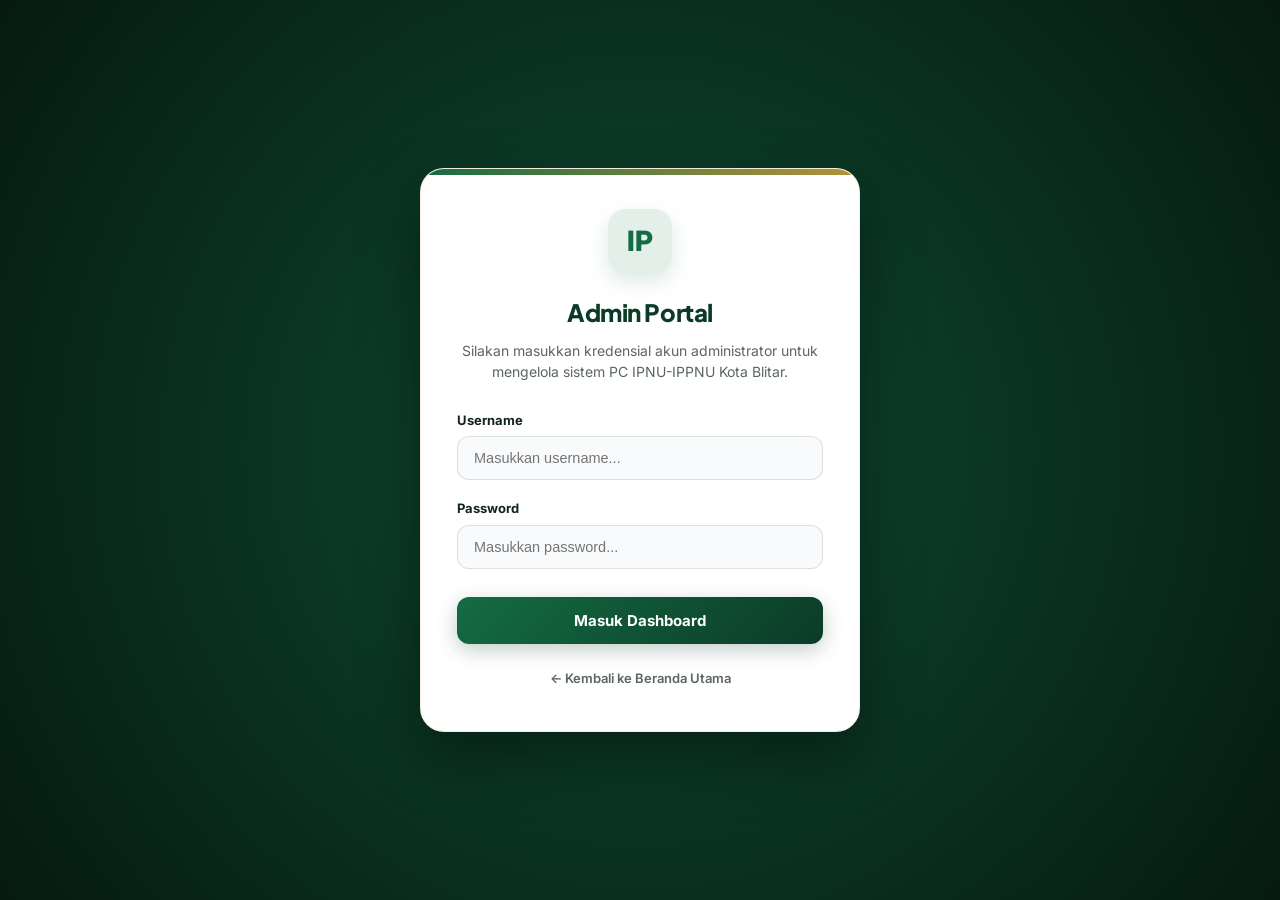
<file: dashboard.html>
<!DOCTYPE html>
<html lang="id">
<head>
<meta charset="UTF-8">
<meta name="viewport" content="width=device-width, initial-scale=1.0">
<title>Dashboard Admin — PC IPNU-IPPNU Kota Blitar</title>
<link href="https://fonts.googleapis.com/css2?family=Plus+Jakarta+Sans:wght@600;700;800&family=Inter:wght@400;500;600&display=swap" rel="stylesheet">
<link rel="stylesheet" href="style.css">
<style>
  /* STYLING MODAL LOGIN ADMIN MODERN & PREMIUM */
  #loginOverlay {
    position: fixed; top: 0; left: 0; width: 100%; height: 100%;
    background: radial-gradient(circle at center, #0E4B33 0%, #061A11 100%);
    backdrop-filter: blur(10px);
    display: flex; align-items: center; justify-content: center; z-index: 9999;
    padding: 20px;
  }
  .login-card-pro {
    background: #FFFFFF;
    border-radius: 24px;
    padding: 40px 36px;
    width: 100%;
    max-width: 440px;
    box-shadow: 0 25px 60px rgba(0, 0, 0, 0.4);
    text-align: center;
    border: 1px solid rgba(220, 195, 132, 0.3);
    position: relative;
    overflow: hidden;
  }
  .login-card-pro::before {
    content: "";
    position: absolute;
    top: 0; left: 0; right: 0; height: 6px;
    background: linear-gradient(90deg, var(--green-700), var(--gold));
  }
  .login-brand-icon {
    width: 64px; height: 64px;
    background: var(--green-100);
    color: var(--green-700);
    font-size: 28px;
    font-weight: 800;
    border-radius: 18px;
    display: flex; align-items: center; justify-content: center;
    margin: 0 auto 20px;
    box-shadow: 0 8px 20px rgba(20, 108, 67, 0.15);
  }
  .login-card-pro h2 {
    font-size: 24px;
    font-weight: 800;
    color: var(--green-900);
    margin-bottom: 8px;
    letter-spacing: -0.02em;
  }
  .login-card-pro p {
    font-size: 14px;
    color: var(--muted);
    margin-bottom: 28px;
    line-height: 1.5;
  }
  .login-field-group {
    margin-bottom: 18px;
    text-align: left;
  }
  .login-field-group label {
    font-size: 13px;
    font-weight: 700;
    color: var(--ink);
    margin-bottom: 6px;
    display: block;
  }
  .login-field-group input {
    width: 100%;
    padding: 13px 16px;
    border: 1.5px solid var(--line);
    border-radius: 12px;
    font-size: 14.5px;
    background: #F8FAFC;
    color: var(--ink);
    transition: all 0.25s ease;
    outline: none;
  }
  .login-field-group input:focus {
    border-color: var(--green-700);
    background: #FFFFFF;
    box-shadow: 0 0 0 4px rgba(20, 108, 67, 0.12);
  }
  .login-btn-submit {
    width: 100%;
    padding: 14px;
    background: linear-gradient(135deg, var(--green-700), var(--green-900));
    color: #FFFFFF;
    border: none;
    border-radius: 12px;
    font-weight: 700;
    font-size: 15px;
    cursor: pointer;
    transition: transform 0.2s ease, opacity 0.2s ease;
    margin-top: 10px;
    box-shadow: 0 6px 20px rgba(11, 59, 39, 0.25);
  }
  .login-btn-submit:hover {
    opacity: 0.95;
    transform: translateY(-2px);
  }
  .login-error-msg {
    background: #FEE2E2;
    color: #B91C1C;
    font-size: 13px;
    padding: 10px 14px;
    border-radius: 8px;
    margin-top: 16px;
    display: none;
    font-weight: 600;
  }
  .login-back-link {
    margin-top: 24px;
    display: inline-block;
    font-size: 13px;
    font-weight: 600;
    color: var(--muted);
    text-decoration: none;
    transition: color 0.2s ease;
  }
  .login-back-link:hover {
    color: var(--green-700);
  }
  
  /* SEMBUNYIKAN KONTEN UTAMA SEBELUM LOGIN BERHASIL */
  #mainDashboardContent { display: none; }
</style>
</head>
<body>

<!-- OVERLAY MODAL LOGIN ADMIN MODERN -->
<div id="loginOverlay">
  <div class="login-card-pro">
    <div class="login-brand-icon">IP</div>
    <h2>Admin Portal</h2>
    <p>Silakan masukkan kredensial akun administrator untuk mengelola sistem PC IPNU-IPPNU Kota Blitar.</p>
    
    <form id="loginForm" onsubmit="handleLogin(event)">
      <div class="login-field-group">
        <label>Username</label>
        <input type="text" id="adminUser" placeholder="Masukkan username..." required autocomplete="username">
      </div>
      
      <div class="login-field-group">
        <label>Password</label>
        <input type="password" id="adminPassword" placeholder="Masukkan password..." required autocomplete="current-password">
      </div>

      <button type="submit" class="login-btn-submit">Masuk Dashboard</button>
      
      <div id="loginError" class="login-error-msg">Username atau Password salah! (Default: admin / ipnu)</div>
    </form>

    <div>
      <a href="index.html" class="login-back-link">← Kembali ke Beranda Utama</a>
    </div>
  </div>
</div>

<!-- KONTEN UTAMA DASHBOARD (TERPROTEKSI) -->
<div id="mainDashboardContent">
  <nav class="site-nav scrolled" id="siteNav">
    <div class="nav-inner">
      <a href="index.html" class="brand">
        <div class="brand-mark">IP</div>
        <div class="brand-text">
          <div class="t1">Dashboard Admin</div>
          <div class="t2">PC IPNU-IPPNU Kota Blitar</div>
        </div>
      </a>
      <div style="display: flex; gap: 12px; align-items: center;">
        <button onclick="handleLogout()" style="background: #FEE2E2; color: #B91C1C; border: none; padding: 7px 14px; border-radius: 8px; font-size: 12.5px; font-weight: 700; cursor: pointer;">Keluar</button>
        <a href="index.html" class="nav-cta" style="background:var(--green-900);">← Kembali ke Beranda</a>
      </div>
    </div>
  </nav>

  <div class="wrap" style="padding-top:40px; padding-bottom:80px;">
    <div class="dash-top">
      <div>
        <div class="section-eyebrow">Portal Administrasi</div>
        <h2 style="font-size:24px;">Ringkasan Sistem &amp; Pengajuan</h2>
      </div>
    </div>

    <div class="dash-stats" id="dashStats"></div>

    <div style="margin-bottom:30px; background:var(--white); padding:24px; border-radius:var(--radius); border:1px solid var(--line);">
      <h3 style="font-size:16px; margin-bottom:10px;">Perbarui Statistik Beranda Utama</h3>
      <div style="display:flex; gap:12px; flex-wrap:wrap;">
        <div class="field"><label>Jumlah PAC</label><input id="editPac" type="number"></div>
        <div class="field"><label>PK / PR</label><input id="editPkpr" type="number"></div>
        <div class="field"><label>Jumlah Kader</label><input id="editKader" type="number"></div>
        <div class="field"><label>Total Kegiatan</label><input id="editKegiatan" type="number"></div>
        <button class="form-submit" style="align-self:flex-end; margin-top:0;" onclick="saveStats()">Simpan Statistik</button>
      </div>
    </div>

    <div class="dash-table-wrap">
      <table class="dash-table">
        <thead>
          <tr>
            <th>Nomor</th><th>Jenis</th><th>Pemohon</th><th>Organisasi</th><th>Tanggal</th><th>Status</th><th>Aksi</th>
          </tr>
        </thead>
        <tbody id="dashTableBody"></tbody>
      </table>
    </div>
  </div>
</div>

<script>
  // CEK APAKAH SUDAH LOGIN SEBELUMNYA DI BROWSER INI
  document.addEventListener("DOMContentLoaded", () => {
    if (localStorage.getItem("adminLoggedIn") === "true") {
      document.getElementById("loginOverlay").style.display = "none";
      document.getElementById("mainDashboardContent").style.display = "block";
    }
  });

  // FUNGSI PROSES LOGIN
  function handleLogin(event) {
    event.preventDefault();
    const userInput = document.getElementById("adminUser").value.trim();
    const passInput = document.getElementById("adminPassword").value.trim();
    const errorText = document.getElementById("loginError");

    // KELOMPOK USERNAME & PASSWORD ADMIN
    const correctUser = "admin";
    const correctPass = "ipnu"; 

    if (userInput === correctUser && passInput === correctPass) {
      localStorage.setItem("adminLoggedIn", "true");
      document.getElementById("loginOverlay").style.display = "none";
      document.getElementById("mainDashboardContent").style.display = "block";
    } else {
      errorText.style.display = "block";
      document.getElementById("adminPassword").value = "";
    }
  }

  // FUNGSI KELUAR / LOGOUT
  function handleLogout() {
    localStorage.removeItem("adminLoggedIn");
    location.reload();
  }
</script>

<script src="script.js"></script>
</body>
</html>
</file>
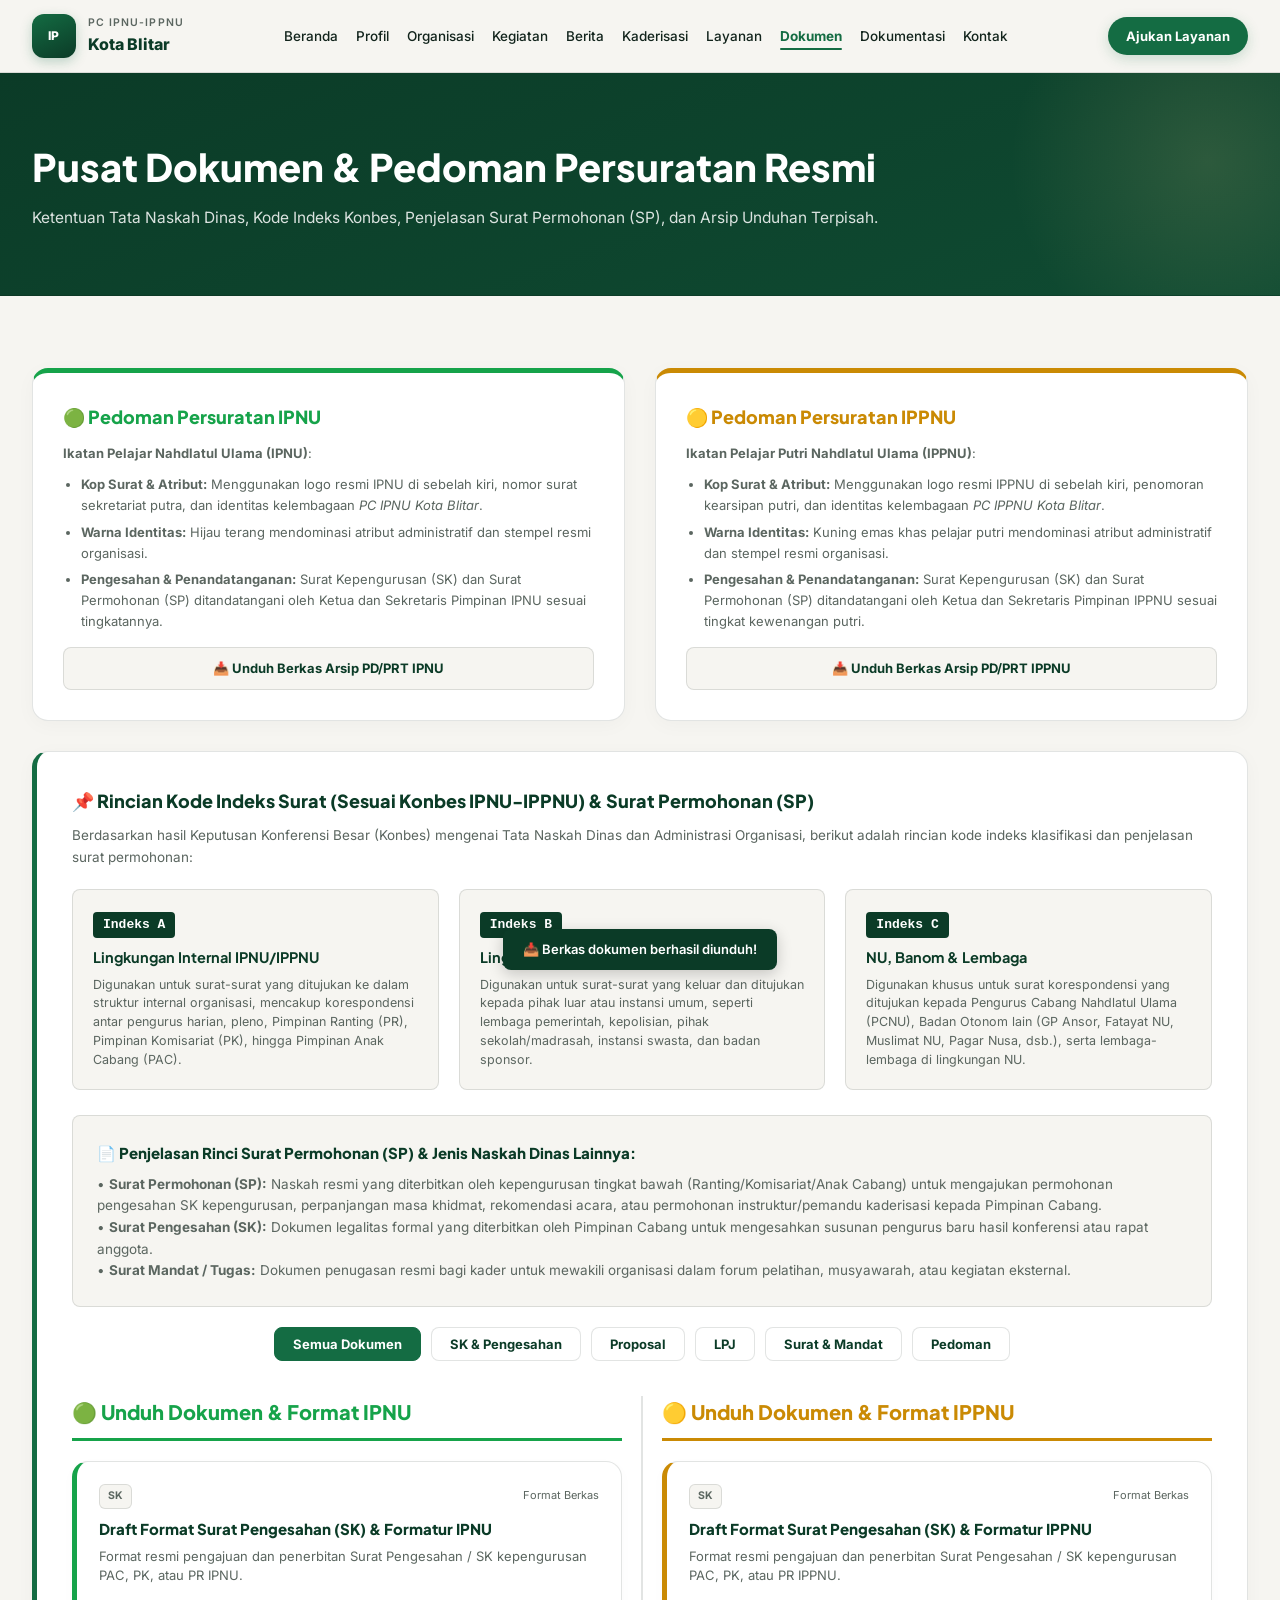
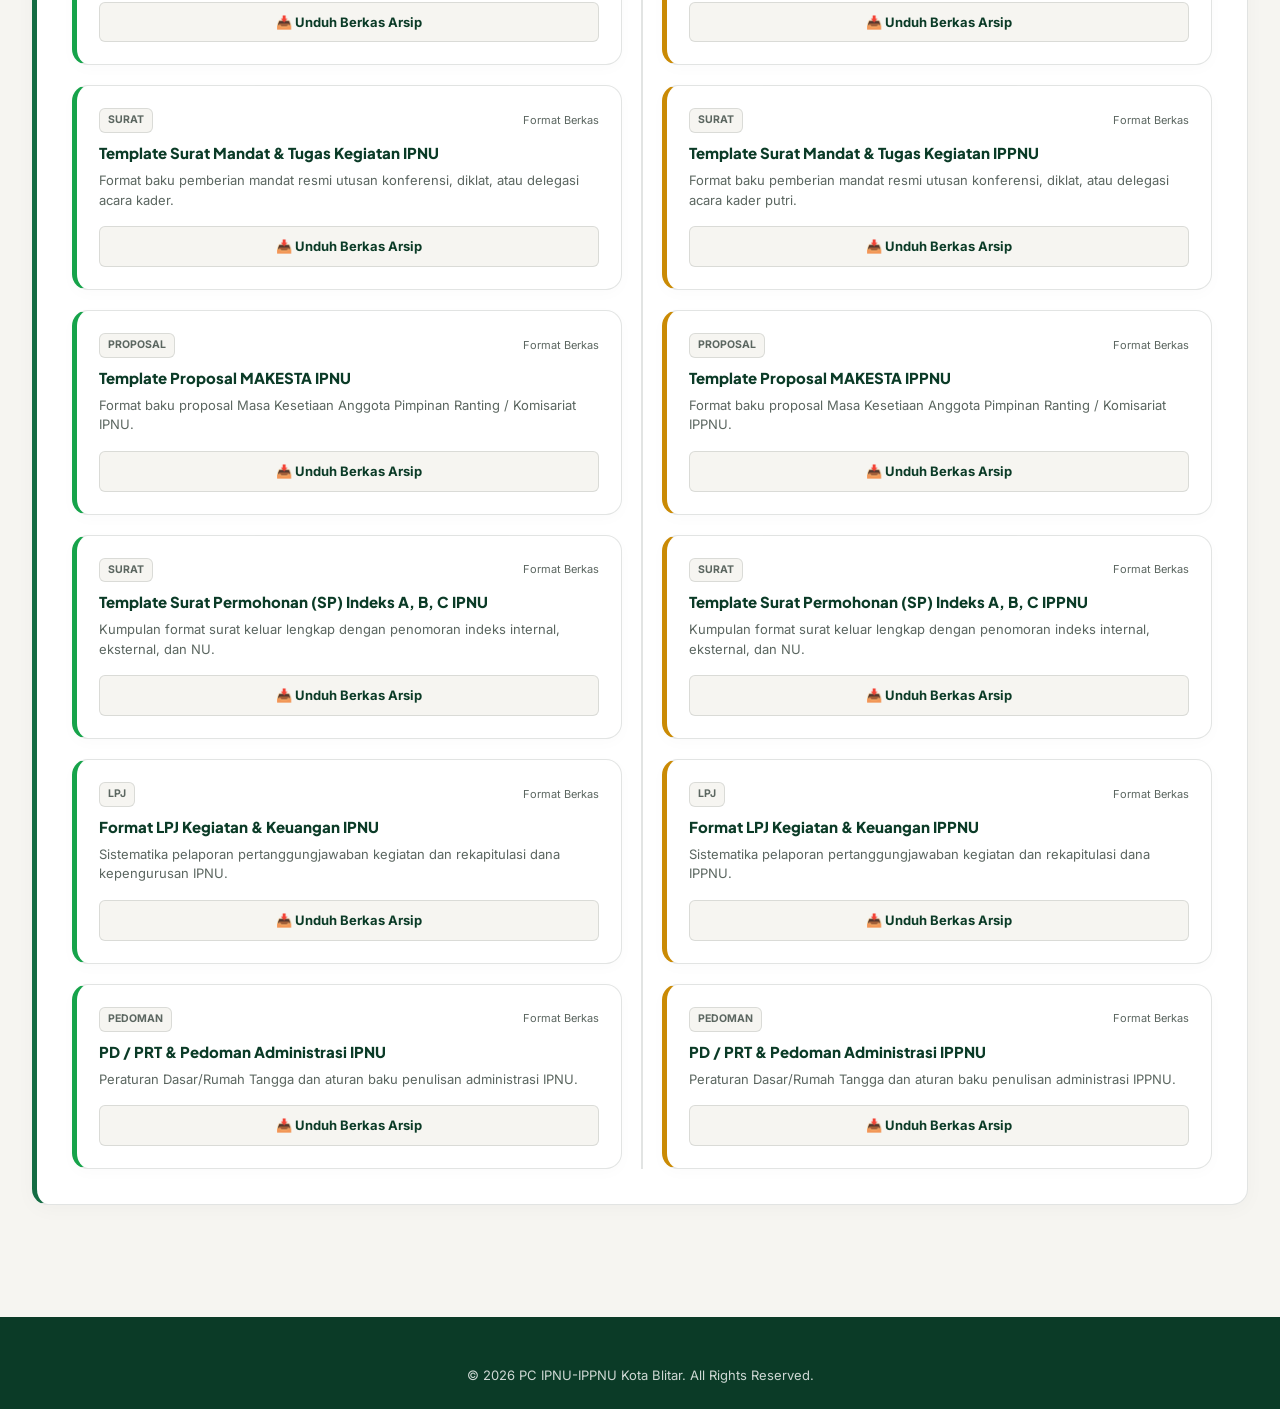
<file: dokumen.html>
<!DOCTYPE html>
<html lang="id">
<head>
<meta charset="UTF-8">
<meta name="viewport" content="width=device-width, initial-scale=1.0">
<title>Dokumen &amp; Pedoman Persuratan Terpisah — PC IPNU-IPPNU Kota Blitar</title>
<link href="https://fonts.googleapis.com/css2?family=Plus+Jakarta+Sans:wght@600;700;800&family=Inter:wght@400;500;600&display=swap" rel="stylesheet">
<link rel="stylesheet" href="style.css">
<style>
  /* Kotak Pedoman Persuratan Terpisah IPNU & IPPNU */
  .pedoman-split-wrap {
    display: grid;
    grid-template-columns: 1fr 1fr;
    gap: 30px;
    margin-bottom: 30px;
  }
  .pedoman-card-box {
    background: var(--white);
    border: 1px solid var(--line);
    border-radius: var(--radius);
    padding: 30px;
    box-shadow: 0 4px 20px rgba(0,0,0,0.03);
    display: flex;
    flex-direction: column;
    justify-content: space-between;
  }
  .pedoman-card-box.box-ipnu {
    border-top: 5px solid #16a34a;
  }
  .pedoman-card-box.box-ippnu {
    border-top: 5px solid #ca8a04;
  }

  .pedoman-card-box h3 {
    font-size: 18px;
    font-weight: 800;
    margin-bottom: 12px;
    display: flex;
    align-items: center;
    gap: 8px;
  }
  .box-ipnu h3 { color: #16a34a; }
  .box-ippnu h3 { color: #ca8a04; }

  .pedoman-card-box p, .pedoman-card-box ul {
    font-size: 13px;
    color: var(--muted);
    line-height: 1.6;
    margin-bottom: 10px;
  }
  .pedoman-card-box ul {
    padding-left: 18px;
    margin: 0 0 15px 0;
  }
  .pedoman-card-box li {
    margin-bottom: 6px;
  }

  .btn-pedoman-top {
    display: inline-flex;
    align-items: center;
    justify-content: center;
    gap: 8px;
    background: var(--paper);
    border: 1px solid var(--line);
    padding: 10px 16px;
    border-radius: 8px;
    font-weight: 700;
    font-size: 13px;
    text-decoration: none;
    color: var(--green-900);
    transition: all 0.2s;
    margin-top: auto;
  }
  .box-ipnu .btn-pedoman-top:hover { background: #16a34a; color: #fff; border-color: #16a34a; }
  .box-ippnu .btn-pedoman-top:hover { background: #ca8a04; color: #fff; border-color: #ca8a04; }

  /* Kotak Indeks & Penjelasan Kode Surat Sesuai Konbes */
  .index-shared-box {
    background: var(--white);
    border: 1px solid var(--line);
    border-radius: var(--radius);
    padding: 35px;
    margin-bottom: 40px;
    box-shadow: 0 4px 20px rgba(0,0,0,0.03);
    border-left: 5px solid var(--green-700);
  }
  .index-shared-box h3 {
    font-size: 18px;
    font-weight: 800;
    color: var(--green-900);
    margin-bottom: 10px;
  }
  .index-shared-box p {
    font-size: 13.5px;
    color: var(--muted);
    margin-bottom: 20px;
    line-height: 1.6;
  }
  
  .index-grid {
    display: grid;
    grid-template-columns: repeat(auto-fit, minmax(280px, 1fr));
    gap: 20px;
    margin-bottom: 25px;
  }
  .index-item {
    background: var(--paper);
    padding: 20px;
    border-radius: 8px;
    border: 1px solid var(--line);
  }
  .index-item code {
    display: inline-block;
    background: var(--green-900);
    color: #fff;
    padding: 3px 10px;
    border-radius: 4px;
    font-weight: 800;
    font-size: 13px;
    margin-bottom: 8px;
  }
  .index-item h4 {
    font-size: 14.5px;
    font-weight: 700;
    color: var(--green-900);
    margin-bottom: 6px;
  }
  .index-item p {
    font-size: 12.5px;
    color: var(--muted);
    margin: 0;
    line-height: 1.5;
  }

  .penjelasan-sp-box {
    background: var(--paper);
    border: 1px solid var(--line);
    padding: 24px;
    border-radius: 8px;
    font-size: 13.5px;
    color: var(--ink);
    line-height: 1.7;
    margin-bottom: 20px;
  }
  .penjelasan-sp-box h4 {
    font-size: 15px;
    font-weight: 800;
    color: var(--green-900);
    margin-bottom: 8px;
  }

  /* Tombol Unduh Hasil Konbes di Bawah Pedoman */
  .konbes-download-strip {
    background: #f0fdf4;
    border: 1px solid #bbf7d0;
    padding: 18px 24px;
    border-radius: 8px;
    display: flex;
    justify-content: space-between;
    align-items: center;
    flex-wrap: wrap;
    gap: 15px;
  }
  .konbes-download-strip p {
    margin: 0;
    font-size: 13.5px;
    color: #166534;
    font-weight: 600;
  }
  .btn-konbes-dl {
    background: #16a34a;
    color: #fff;
    padding: 9px 18px;
    border-radius: 6px;
    font-weight: 700;
    font-size: 13px;
    text-decoration: none;
    transition: background 0.2s;
  }
  .btn-konbes-dl:hover { background: #15803d; }

  /* Tombol Filter Kategori */
  .doc-filter {
    display: flex;
    gap: 10px;
    margin-bottom: 35px;
    flex-wrap: wrap;
    justify-content: center;
  }
  .doc-filter button {
    background: var(--white);
    border: 1px solid var(--line);
    padding: 8px 18px;
    border-radius: 8px;
    font-weight: 700;
    font-size: 13px;
    color: var(--green-900);
    cursor: pointer;
    transition: all 0.2s;
  }
  .doc-filter button.active, .doc-filter button:hover {
    background: var(--green-700);
    color: #fff;
    border-color: var(--green-700);
  }

  /* Tata Letak Dua Kolom Kiri (IPNU) & Kanan (IPPNU) */
  .doc-split-container {
    display: grid;
    grid-template-columns: 1fr 1fr;
    gap: 40px;
    position: relative;
  }

  /* Garis Pemisah Tengah */
  .doc-split-container::after {
    content: "";
    position: absolute;
    top: 0;
    bottom: 0;
    left: 50%;
    width: 2px;
    background: var(--line);
    transform: translateX(-50%);
  }

  .doc-column h3 {
    font-size: 20px;
    font-weight: 800;
    margin-bottom: 20px;
    padding-bottom: 10px;
    display: flex;
    align-items: center;
    gap: 10px;
  }
  .doc-column.col-ipnu h3 {
    color: #16a34a;
    border-bottom: 3px solid #16a34a;
  }
  .doc-column.col-ippnu h3 {
    color: #ca8a04;
    border-bottom: 3px solid #ca8a04;
  }

  .doc-stack {
    display: flex;
    flex-direction: column;
    gap: 20px;
  }

  .doc-card-split {
    background: var(--white);
    border: 1px solid var(--line);
    border-radius: var(--radius);
    padding: 22px;
    box-shadow: 0 4px 15px rgba(0,0,0,0.02);
    transition: transform 0.2s, box-shadow 0.2s;
  }
  .doc-card-split:hover {
    transform: translateY(-3px);
    box-shadow: 0 8px 25px rgba(0,0,0,0.06);
  }
  .col-ipnu .doc-card-split { border-left: 5px solid #16a34a; }
  .col-ippnu .doc-card-split { border-left: 5px solid #ca8a04; }

  .doc-meta-row {
    display: flex;
    justify-content: space-between;
    align-items: center;
    margin-bottom: 8px;
  }
  .doc-badge-cat {
    font-size: 10.5px;
    font-weight: 700;
    padding: 3px 8px;
    border-radius: 6px;
    background: var(--paper);
    border: 1px solid var(--line);
    color: var(--muted);
    text-transform: uppercase;
  }

  .doc-card-split h4 {
    font-size: 15px;
    font-weight: 800;
    color: var(--green-900);
    margin-bottom: 6px;
  }
  .doc-card-split p {
    font-size: 13px;
    color: var(--muted);
    line-height: 1.5;
    margin-bottom: 16px;
  }

  .doc-btn-group {
    display: flex;
    gap: 10px;
  }
  .btn-action-doc {
    flex: 1;
    padding: 9px 12px;
    border-radius: 6px;
    font-weight: 700;
    font-size: 13px;
    text-align: center;
    text-decoration: none;
    cursor: pointer;
    transition: all 0.2s;
  }
  .btn-dl {
    background: var(--paper);
    border: 1px solid var(--line);
    color: var(--green-900);
  }
  .col-ipnu .btn-dl:hover { background: #16a34a; color: #fff; border-color: #16a34a; }
  .col-ippnu .btn-dl:hover { background: #ca8a04; color: #fff; border-color: #ca8a04; }

  /* Responsive Mobile */
  @media (max-width: 900px) {
    .pedoman-split-wrap {
      grid-template-columns: 1fr;
    }
    .doc-split-container {
      grid-template-columns: 1fr;
      gap: 30px;
    }
    .doc-split-container::after {
      display: none;
    }
  }

  /* Notifikasi Toast */
  #downloadToast {
    position: fixed;
    bottom: 30px;
    left: 50%;
    transform: translateX(-50%) translateY(100px);
    background: var(--green-900);
    color: #fff;
    padding: 10px 20px;
    border-radius: 8px;
    font-size: 13px;
    font-weight: 600;
    box-shadow: 0 4px 15px rgba(0,0,0,0.2);
    transition: transform 0.3s ease;
    z-index: 1000;
  }
  #downloadToast.show { transform: translateX(-50%) translateY(0); }
</style>
</head>
<body>
<nav class="site-nav" id="siteNav">
  <div class="nav-inner">
    <a href="index.html" class="brand"><div class="brand-mark">IP</div><div class="brand-text"><div class="t1">PC IPNU-IPPNU</div><div class="t2">Kota Blitar</div></div></a>
    <ul class="nav-links" id="navLinks">
      <li><a href="index.html">Beranda</a></li>
      <li><a href="profil.html">Profil</a></li>
      <li><a href="organisasi.html">Organisasi</a></li>
      <li><a href="kegiatan.html">Kegiatan</a></li>
      <li><a href="berita.html">Berita</a></li>
      <li><a href="kaderisasi.html">Kaderisasi</a></li>
      <li><a href="layanan.html">Layanan</a></li>
      <li><a href="dokumen.html" class="active">Dokumen</a></li>
      <li><a href="dokumentasi.html">Dokumentasi</a></li>
      <li><a href="kontak.html">Kontak</a></li>
    </ul>
    <a href="layanan.html" class="nav-cta">Ajukan Layanan</a>
    <button class="nav-toggle" id="navToggle">☰</button>
  </div>
</nav>

<div class="page-header">
  <div class="wrap">
    <h1>Pusat Dokumen &amp; Pedoman Persuratan Resmi</h1>
    <p>Ketentuan Tata Naskah Dinas, Kode Indeks Konbes, Penjelasan Surat Permohonan (SP), dan Arsip Unduhan Terpisah.</p>
  </div>
</div>

<section class="section">
  <div class="wrap">
    
    <!-- KOTAK PEDOMAN PERSURATAN TERPISAH (IPNU vs IPPNU) DENGAN TOMBOL UNDUH PD/PRT DI ATAS -->
    <div class="pedoman-split-wrap">
      
      <!-- Pedoman IPNU -->
      <div class="pedoman-card-box box-ipnu">
        <div>
          <h3>🟢 Pedoman Persuratan IPNU</h3>
          <p><strong>Ikatan Pelajar Nahdlatul Ulama (IPNU)</strong>:</p>
          <ul>
            <li><strong>Kop Surat &amp; Atribut:</strong> Menggunakan logo resmi IPNU di sebelah kiri, nomor surat sekretariat putra, dan identitas kelembagaan <em>PC IPNU Kota Blitar</em>.</li>
            <li><strong>Warna Identitas:</strong> Hijau terang mendominasi atribut administratif dan stempel resmi organisasi.</li>
            <li><strong>Pengesahan &amp; Penandatanganan:</strong> Surat Kepengurusan (SK) dan Surat Permohonan (SP) ditandatangani oleh Ketua dan Sekretaris Pimpinan IPNU sesuai tingkatannya.</li>
          </ul>
        </div>
        <a href="javascript:void(0)" onclick="triggerDownload('PD_PRT_Pedoman_Administrasi_IPNU.pdf')" class="btn-pedoman-top">📥 Unduh Berkas Arsip PD/PRT IPNU</a>
      </div>

      <!-- Pedoman IPPNU -->
      <div class="pedoman-card-box box-ippnu">
        <div>
          <h3>🟡 Pedoman Persuratan IPPNU</h3>
          <p><strong>Ikatan Pelajar Putri Nahdlatul Ulama (IPPNU)</strong>:</p>
          <ul>
            <li><strong>Kop Surat &amp; Atribut:</strong> Menggunakan logo resmi IPPNU di sebelah kiri, penomoran kearsipan putri, dan identitas kelembagaan <em>PC IPPNU Kota Blitar</em>.</li>
            <li><strong>Warna Identitas:</strong> Kuning emas khas pelajar putri mendominasi atribut administratif dan stempel resmi organisasi.</li>
            <li><strong>Pengesahan &amp; Penandatanganan:</strong> Surat Kepengurusan (SK) dan Surat Permohonan (SP) ditandatangani oleh Ketua dan Sekretaris Pimpinan IPPNU sesuai tingkat kewenangan putri.</li>
          </ul>
        </div>
        <a href="javascript:void(0)" onclick="triggerDownload('PD_PRT_Pedoman_Administrasi_IPPNU.pdf')" class="btn-pedoman-top">📥 Unduh Berkas Arsip PD/PRT IPPNU</a>
      </div>

    </div>


    <!-- KOTAK RINCIAN KODE INDEKS KONBES & SURAT PERMOHONAN (SP) -->
    <div class="index-shared-box">
      <h3>📌 Rincian Kode Indeks Surat (Sesuai Konbes IPNU-IPPNU) &amp; Surat Permohonan (SP)</h3>
      <p>Berdasarkan hasil Keputusan Konferensi Besar (Konbes) mengenai Tata Naskah Dinas dan Administrasi Organisasi, berikut adalah rincian kode indeks klasifikasi dan penjelasan surat permohonan:</p>
      
      <div class="index-grid">
        <div class="index-item">
          <code>Indeks A</code>
          <h4>Lingkungan Internal IPNU/IPPNU</h4>
          <p>Digunakan untuk surat-surat yang ditujukan ke dalam struktur internal organisasi, mencakup korespondensi antar pengurus harian, pleno, Pimpinan Ranting (PR), Pimpinan Komisariat (PK), hingga Pimpinan Anak Cabang (PAC).</p>
        </div>
        <div class="index-item">
          <code>Indeks B</code>
          <h4>Lingkungan Eksternal</h4>
          <p>Digunakan untuk surat-surat yang keluar dan ditujukan kepada pihak luar atau instansi umum, seperti lembaga pemerintah, kepolisian, pihak sekolah/madrasah, instansi swasta, dan badan sponsor.</p>
        </div>
        <div class="index-item">
          <code>Indeks C</code>
          <h4>NU, Banom &amp; Lembaga</h4>
          <p>Digunakan khusus untuk surat korespondensi yang ditujukan kepada Pengurus Cabang Nahdlatul Ulama (PCNU), Badan Otonom lain (GP Ansor, Fatayat NU, Muslimat NU, Pagar Nusa, dsb.), serta lembaga-lembaga di lingkungan NU.</p>
        </div>
      </div>

      <div class="penjelasan-sp-box">
        <h4>📄 Penjelasan Rinci Surat Permohonan (SP) &amp; Jenis Naskah Dinas Lainnya:</h4>
        <p style="margin:0;">
          • <strong>Surat Permohonan (SP):</strong> Naskah resmi yang diterbitkan oleh kepengurusan tingkat bawah (Ranting/Komisariat/Anak Cabang) untuk mengajukan permohonan pengesahan SK kepengurusan, perpanjangan masa khidmat, rekomendasi acara, atau permohonan instruktur/pemandu kaderisasi kepada Pimpinan Cabang.<br>
          • <strong>Surat Pengesahan (SK):</strong> Dokumen legalitas formal yang diterbitkan oleh Pimpinan Cabang untuk mengesahkan susunan pengurus baru hasil konferensi atau rapat anggota.<br>
          • <strong>Surat Mandat / Tugas:</strong> Dokumen penugasan resmi bagi kader untuk mewakili organisasi dalam forum pelatihan, musyawarah, atau kegiatan eksternal.
        </p>
      </div>


      
    <!-- Tombol Filter Kategori -->
    <div class="doc-filter" id="docFilter">
      <button class="active" onclick="filterDoc('Semua', this)">Semua Dokumen</button>
      <button onclick="filterDoc('SK', this)">SK &amp; Pengesahan</button>
      <button onclick="filterDoc('Proposal', this)">Proposal</button>
      <button onclick="filterDoc('LPJ', this)">LPJ</button>
      <button onclick="filterDoc('Surat', this)">Surat &amp; Mandat</button>
      <button onclick="filterDoc('Pedoman', this)">Pedoman</button>
    </div>

    <!-- Kontainer Pemisah Kiri (IPNU) & Kanan (IPPNU) -->
    <div class="doc-split-container">
      
      <!-- KOLOM KIRI: IPNU (Hijau Terang) -->
      <div class="doc-column col-ipnu">
        <h3>🟢 Unduh Dokumen &amp; Format IPNU</h3>
        <div class="doc-stack" id="stackIpnu"></div>
      </div>

      <!-- KOLOM KANAN: IPPNU (Kuning Emas) -->
      <div class="doc-column col-ippnu">
        <h3>🟡 Unduh Dokumen &amp; Format IPPNU</h3>
        <div class="doc-stack" id="stackIppnu"></div>
      </div>

    </div>

  </div>
</section>

<!-- Toast Notifikasi Unduh -->
<div id="downloadToast">📥 Berkas dokumen berhasil diunduh!</div>

<footer>
  <div class="wrap"><p style="text-align:center; font-size:13px;">© 2026 PC IPNU-IPPNU Kota Blitar. All Rights Reserved.</p></div>
</footer>

<script src="script.js"></script>
<script>
  // Data Dokumen Lengkap Terpisah Kategori & Organisasi
  const allDocuments = [
    // --- IPNU ---
    {
      org: "IPNU",
      category: "SK",
      title: "Draft Format Surat Pengesahan (SK) & Formatur IPNU",
      desc: "Format resmi pengajuan dan penerbitan Surat Pengesahan / SK kepengurusan PAC, PK, atau PR IPNU.",
      filename: "Format_SK_Dan_Formatur_IPNU.docx"
    },
    {
      org: "IPNU",
      category: "Surat",
      title: "Template Surat Mandat & Tugas Kegiatan IPNU",
      desc: "Format baku pemberian mandat resmi utusan konferensi, diklat, atau delegasi acara kader.",
      filename: "Surat_Mandat_IPNU.docx"
    },
    {
      org: "IPNU",
      category: "Proposal",
      title: "Template Proposal MAKESTA IPNU",
      desc: "Format baku proposal Masa Kesetiaan Anggota Pimpinan Ranting / Komisariat IPNU.",
      filename: "Proposal_Makesta_IPNU.docx"
    },
    {
      org: "IPNU",
      category: "Surat",
      title: "Template Surat Permohonan (SP) Indeks A, B, C IPNU",
      desc: "Kumpulan format surat keluar lengkap dengan penomoran indeks internal, eksternal, dan NU.",
      filename: "Template_Surat_Indeks_IPNU.docx"
    },
    {
      org: "IPNU",
      category: "LPJ",
      title: "Format LPJ Kegiatan & Keuangan IPNU",
      desc: "Sistematika pelaporan pertanggungjawaban kegiatan dan rekapitulasi dana kepengurusan IPNU.",
      filename: "Format_LPJ_IPNU.docx"
    },
    {
      org: "IPNU",
      category: "Pedoman",
      title: "PD / PRT & Pedoman Administrasi IPNU",
      desc: "Peraturan Dasar/Rumah Tangga dan aturan baku penulisan administrasi IPNU.",
      filename: "PD_PRT_Pedoman_Administrasi_IPNU.pdf"
    },

    // --- IPPNU ---
    {
      org: "IPPNU",
      category: "SK",
      title: "Draft Format Surat Pengesahan (SK) & Formatur IPPNU",
      desc: "Format resmi pengajuan dan penerbitan Surat Pengesahan / SK kepengurusan PAC, PK, atau PR IPPNU.",
      filename: "Format_SK_Dan_Formatur_IPPNU.docx"
    },
    {
      org: "IPPNU",
      category: "Surat",
      title: "Template Surat Mandat & Tugas Kegiatan IPPNU",
      desc: "Format baku pemberian mandat resmi utusan konferensi, diklat, atau delegasi acara kader putri.",
      filename: "Surat_Mandat_IPPNU.docx"
    },
    {
      org: "IPPNU",
      category: "Proposal",
      title: "Template Proposal MAKESTA IPPNU",
      desc: "Format baku proposal Masa Kesetiaan Anggota Pimpinan Ranting / Komisariat IPPNU.",
      filename: "Proposal_Makesta_IPPNU.docx"
    },
    {
      org: "IPPNU",
      category: "Surat",
      title: "Template Surat Permohonan (SP) Indeks A, B, C IPPNU",
      desc: "Kumpulan format surat keluar lengkap dengan penomoran indeks internal, eksternal, dan NU.",
      filename: "Template_Surat_Indeks_IPPNU.docx"
    },
    {
      org: "IPPNU",
      category: "LPJ",
      title: "Format LPJ Kegiatan & Keuangan IPPNU",
      desc: "Sistematika pelaporan pertanggungjawaban kegiatan dan rekapitulasi dana IPPNU.",
      filename: "Format_LPJ_IPPNU.docx"
    },
    {
      org: "IPPNU",
      category: "Pedoman",
      title: "PD / PRT & Pedoman Administrasi IPPNU",
      desc: "Peraturan Dasar/Rumah Tangga dan aturan baku penulisan administrasi IPPNU.",
      filename: "PD_PRT_Pedoman_Administrasi_IPPNU.pdf"
    }
  ];

  // Fungsi Render Dokumen Berdasarkan Kategori Filter
  function renderSplitDocuments(selectedCategory) {
    const stackIpnu = document.getElementById('stackIpnu');
    const stackIppnu = document.getElementById('stackIppnu');
    
    stackIpnu.innerHTML = '';
    stackIppnu.innerHTML = '';

    const filteredIpnu = selectedCategory === 'Semua' 
      ? allDocuments.filter(d => d.org === 'IPNU')
      : allDocuments.filter(d => d.org === 'IPNU' && d.category === selectedCategory);

    const filteredIppnu = selectedCategory === 'Semua' 
      ? allDocuments.filter(d => d.org === 'IPPNU')
      : allDocuments.filter(d => d.org === 'IPPNU' && d.category === selectedCategory);

    // Render Kolom IPNU
    if(filteredIpnu.length === 0) {
      stackIpnu.innerHTML = `<p style="color:var(--muted); font-size:13px; padding:15px;">Tidak ada dokumen IPNU dalam kategori ini.</p>`;
    } else {
      filteredIpnu.forEach(doc => {
        stackIpnu.appendChild(createDocCard(doc));
      });
    }

    // Render Kolom IPPNU
    if(filteredIppnu.length === 0) {
      stackIppnu.innerHTML = `<p style="color:var(--muted); font-size:13px; padding:15px;">Tidak ada dokumen IPPNU dalam kategori ini.</p>`;
    } else {
      filteredIppnu.forEach(doc => {
        stackIppnu.appendChild(createDocCard(doc));
      });
    }
  }

  // Pembuat Elemen Kartu Dokumen
  function createDocCard(doc) {
    const card = document.createElement('div');
    card.className = 'doc-card-split';
    card.innerHTML = `
      <div class="doc-meta-row">
        <span class="doc-badge-cat">${doc.category}</span>
        <span style="font-size:11px; color:var(--muted);">Format Berkas</span>
      </div>
      <h4>${doc.title}</h4>
      <p>${doc.desc}</p>
      <div class="doc-btn-group">
        <a href="javascript:void(0)" onclick="triggerDownload('${doc.filename}')" class="btn-action-doc btn-dl">📥 Unduh Berkas Arsip</a>
      </div>
    `;
    return card;
  }

  // Fungsi Filter Tombol
  function filterDoc(category, btnElement) {
    const buttons = document.querySelectorAll('.doc-filter button');
    buttons.forEach(b => b.classList.remove('active'));
    btnElement.classList.add('active');
    renderSplitDocuments(category);
  }

  // Simulasi Unduh Dokumen
  function triggerDownload(filename) {
    const judulToast = document.getElementById('downloadToast');
    judulToast.innerHTML = `📥 Mengunduh <strong>${filename}</strong>...`;
    judulToast.classList.add('show');
    setTimeout(() => {
      judulToast.classList.remove('show');
    }, 3500);
  }

  // Inisialisasi awal saat halaman dimuat
  window.onload = function() {
    renderSplitDocuments('Semua');
  };
</script>
</body>
</html>
</file>
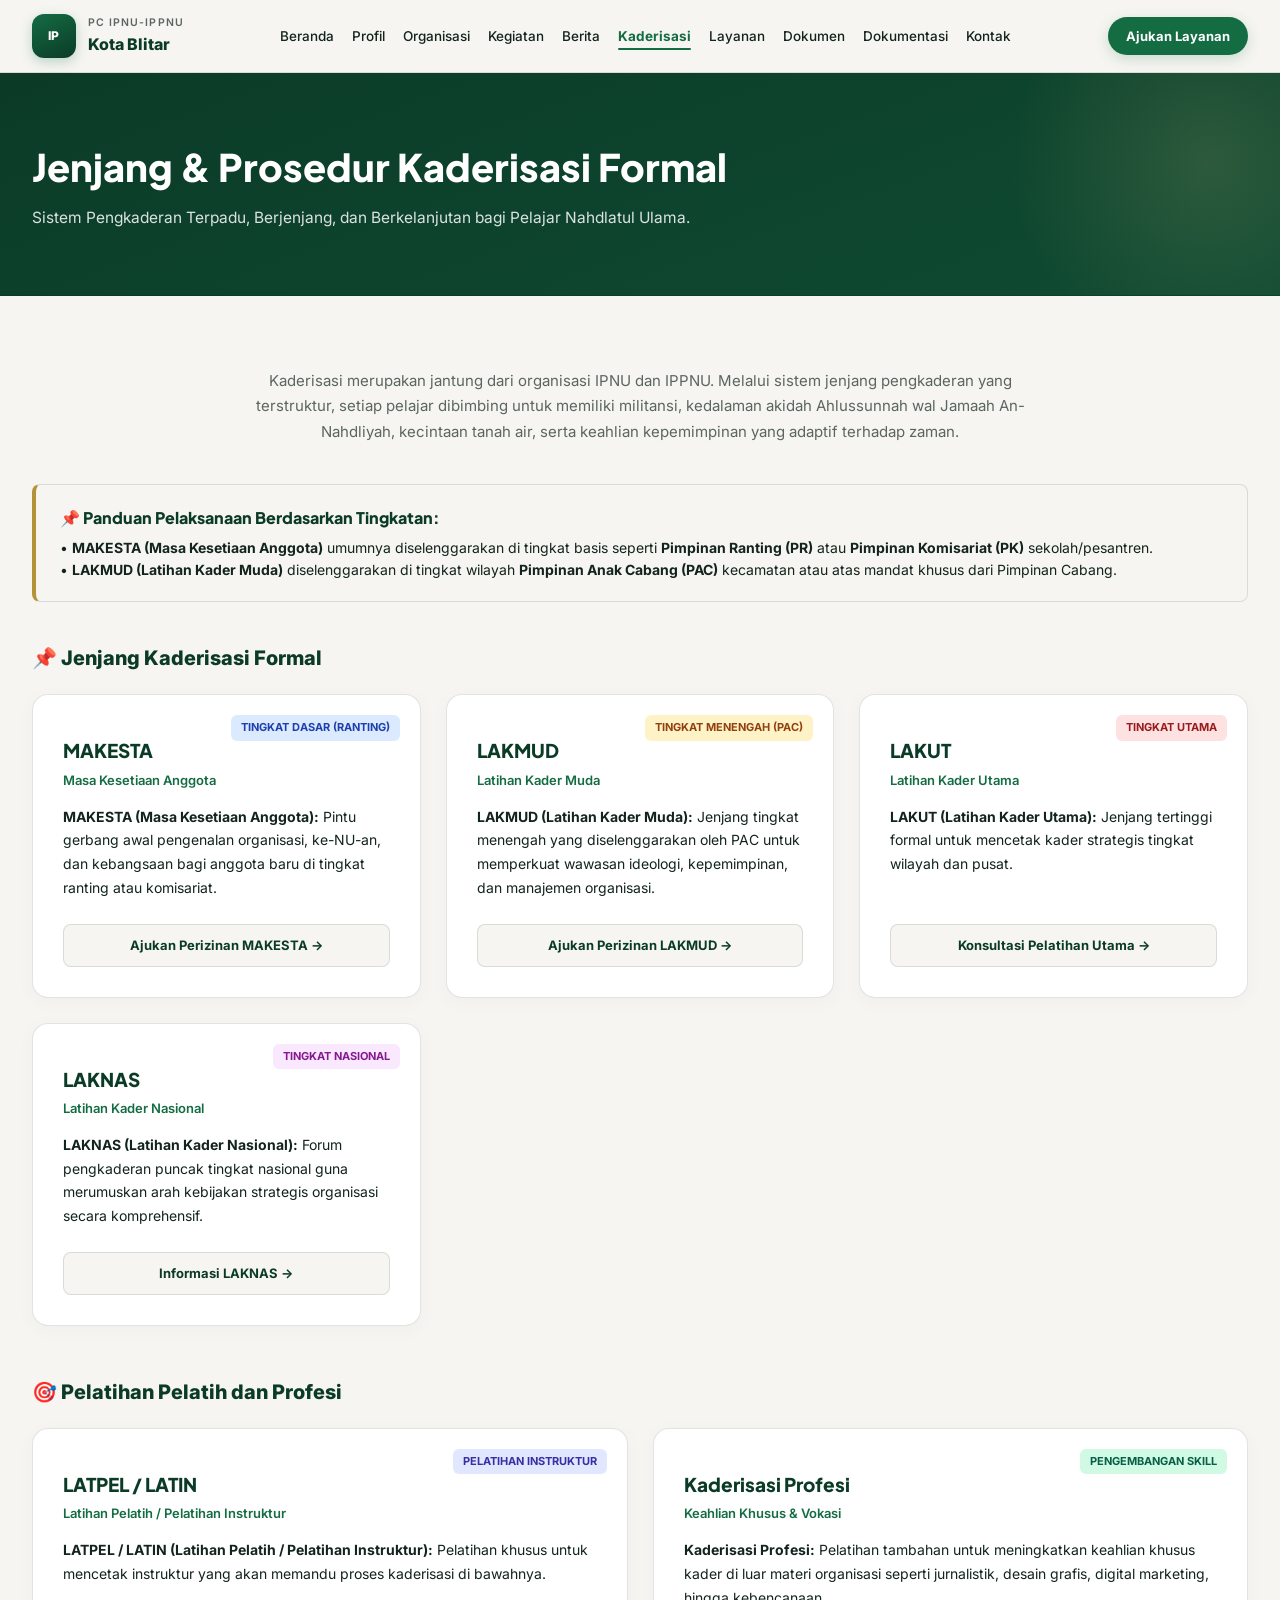
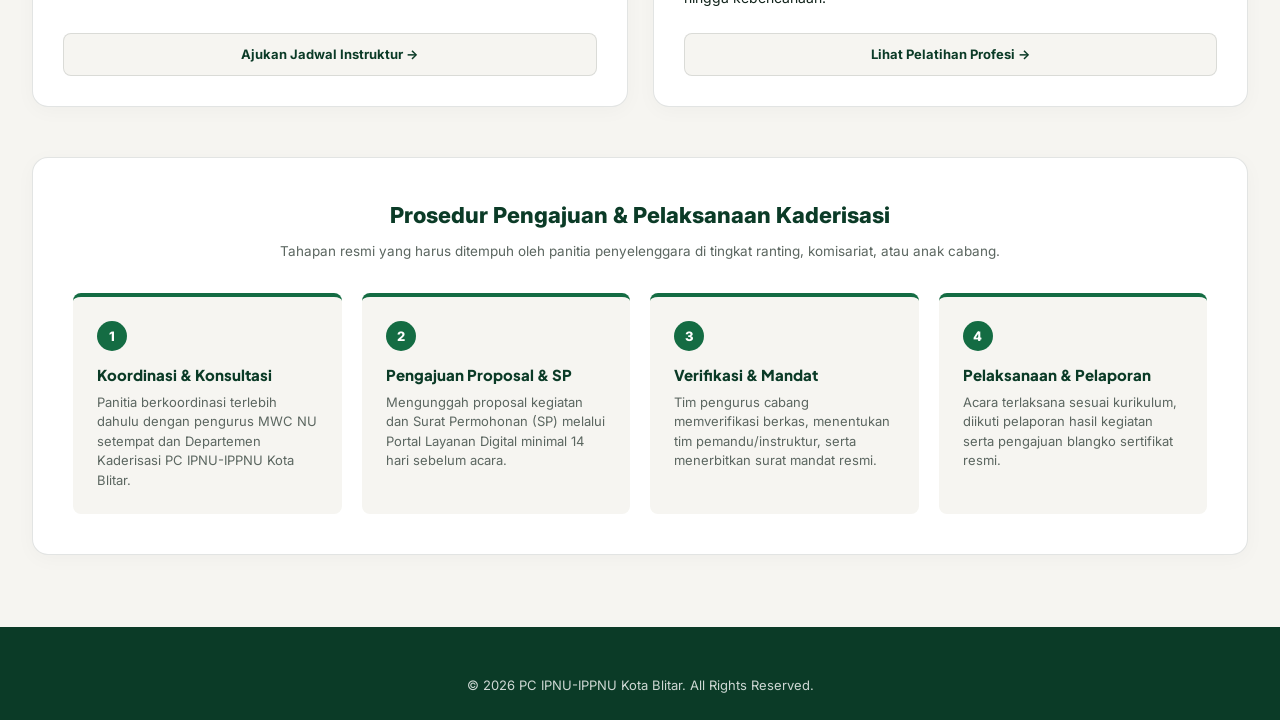
<file: kaderisasi.html>
<!DOCTYPE html>
<html lang="id">
<head>
<meta charset="UTF-8">
<meta name="viewport" content="width=device-width, initial-scale=1.0">
<title>Kaderisasi &amp; Jenjang Pelatihan — PC IPNU-IPPNU Kota Blitar</title>
<link href="https://fonts.googleapis.com/css2?family=Plus+Jakarta+Sans:wght@600;700;800&family=Inter:wght@400;500;600&display=swap" rel="stylesheet">
<link rel="stylesheet" href="style.css">
<style>
  /* Gaya Halaman Kaderisasi Modern & Rinci */
  .kad-hero-intro {
    max-width: 780px;
    margin: 0 auto 40px auto;
    text-align: center;
    font-size: 15px;
    color: var(--muted);
    line-height: 1.7;
  }

  .section-subtitle {
    font-size: 20px;
    font-weight: 800;
    color: var(--green-900);
    margin: 40px 0 20px 0;
    display: flex;
    align-items: center;
    gap: 10px;
  }

  .kad-grid-modern {
    display: grid;
    grid-template-columns: repeat(auto-fit, minmax(300px, 1fr));
    gap: 25px;
    margin-bottom: 30px;
  }

  .kad-card-modern {
    background: var(--white);
    border: 1px solid var(--line);
    border-radius: var(--radius);
    padding: 30px;
    box-shadow: 0 4px 20px rgba(0,0,0,0.03);
    display: flex;
    flex-direction: column;
    justify-content: space-between;
    transition: transform 0.3s ease, box-shadow 0.3s ease;
    position: relative;
    overflow: hidden;
  }
  .kad-card-modern:hover {
    transform: translateY(-5px);
    box-shadow: 0 12px 30px rgba(0,0,0,0.08);
    border-color: var(--green-700);
  }

  .kad-badge-level {
    position: absolute;
    top: 20px;
    right: 20px;
    font-size: 11px;
    font-weight: 700;
    padding: 4px 10px;
    border-radius: 6px;
    text-transform: uppercase;
  }
  .b-makesta { background: #dbeafe; color: #1e40af; }
  .b-lakmud { background: #fef3c7; color: #92400e; }
  .b-lakut { background: #fee2e2; color: #991b1b; }
  .b-laknas { background: #fae8ff; color: #86198f; }
  .b-pelatih { background: #e0e7ff; color: #3730a3; }
  .b-profesi { background: #d1fae5; color: #065f46; }

  .kad-card-modern h3 {
    font-size: 19px;
    font-weight: 800;
    color: var(--green-900);
    margin-bottom: 4px;
    margin-top: 10px;
  }

  .kad-sub {
    font-size: 13px;
    font-weight: 600;
    color: var(--green-700);
    margin-bottom: 14px;
  }

  .kad-desc {
    font-size: 14px;
    color: var(--ink);
    line-height: 1.7;
    margin-bottom: 24px;
  }

  .kad-action-btn {
    display: inline-flex;
    align-items: center;
    gap: 8px;
    background: var(--paper);
    border: 1px solid var(--line);
    color: var(--green-900);
    padding: 10px 16px;
    border-radius: 8px;
    font-weight: 700;
    font-size: 13px;
    text-decoration: none;
    transition: all 0.2s;
    text-align: center;
    justify-content: center;
  }
  .kad-action-btn:hover {
    background: var(--green-700);
    color: #fff;
    border-color: var(--green-700);
  }

  /* Kotak Ketentuan Penyelenggaraan */
  .info-penyelenggaraan {
    background: var(--paper);
    border: 1px solid var(--line);
    border-left: 4px solid var(--gold);
    padding: 20px 24px;
    border-radius: 8px;
    margin-bottom: 30px;
    font-size: 14px;
    color: var(--ink);
    line-height: 1.6;
  }
  .info-penyelenggaraan h4 {
    font-size: 16px;
    font-weight: 800;
    color: var(--green-900);
    margin-bottom: 6px;
  }

  /* Prosedur Kaderisasi Section */
  .procedure-box {
    background: var(--white);
    border: 1px solid var(--line);
    border-radius: var(--radius);
    padding: 40px;
    box-shadow: 0 4px 20px rgba(0,0,0,0.03);
    margin-top: 50px;
  }
  .procedure-title {
    font-size: 22px;
    font-weight: 800;
    color: var(--green-900);
    margin-bottom: 8px;
    text-align: center;
  }
  .procedure-grid {
    display: grid;
    grid-template-columns: repeat(auto-fit, minmax(220px, 1fr));
    gap: 20px;
    margin-top: 30px;
  }
  .proc-step {
    background: var(--paper);
    padding: 24px;
    border-radius: 8px;
    border-top: 4px solid var(--green-700);
  }
  .proc-step span {
    display: inline-block;
    width: 30px;
    height: 30px;
    background: var(--green-700);
    color: #fff;
    border-radius: 50%;
    text-align: center;
    line-height: 30px;
    font-weight: 800;
    font-size: 13px;
    margin-bottom: 12px;
  }
  .proc-step h4 {
    font-size: 15px;
    font-weight: 800;
    color: var(--green-900);
    margin-bottom: 6px;
  }
  .proc-step p {
    font-size: 13px;
    color: var(--muted);
    margin: 0;
    line-height: 1.5;
  }
</style>
</head>
<body>
<nav class="site-nav" id="siteNav">
  <div class="nav-inner">
    <a href="index.html" class="brand"><div class="brand-mark">IP</div><div class="brand-text"><div class="t1">PC IPNU-IPPNU</div><div class="t2">Kota Blitar</div></div></a>
    <ul class="nav-links" id="navLinks">
      <li><a href="index.html">Beranda</a></li>
      <li><a href="profil.html">Profil</a></li>
      <li><a href="organisasi.html">Organisasi</a></li>
      <li><a href="kegiatan.html">Kegiatan</a></li>
      <li><a href="berita.html">Berita</a></li>
      <li><a href="kaderisasi.html" class="active">Kaderisasi</a></li>
      <li><a href="layanan.html">Layanan</a></li>
      <li><a href="dokumen.html">Dokumen</a></li>
      <li><a href="dokumentasi.html">Dokumentasi</a></li>
      <li><a href="kontak.html">Kontak</a></li>
    </ul>
    <a href="layanan.html" class="nav-cta">Ajukan Layanan</a>
    <button class="nav-toggle" id="navToggle">☰</button>
  </div>
</nav>

<div class="page-header">
  <div class="wrap">
    <h1>Jenjang &amp; Prosedur Kaderisasi Formal</h1>
    <p>Sistem Pengkaderan Terpadu, Berjenjang, dan Berkelanjutan bagi Pelajar Nahdlatul Ulama.</p>
  </div>
</div>

<section class="section">
  <div class="wrap">
    <div class="kad-hero-intro">
      <p>Kaderisasi merupakan jantung dari organisasi IPNU dan IPPNU. Melalui sistem jenjang pengkaderan yang terstruktur, setiap pelajar dibimbing untuk memiliki militansi, kedalaman akidah Ahlussunnah wal Jamaah An-Nahdliyah, kecintaan tanah air, serta keahlian kepemimpinan yang adaptif terhadap zaman.</p>
    </div>

    <!-- PANDUAN TINGKATAN PENYELENGGARAAN -->
    <div class="info-penyelenggaraan">
      <h4>📌 Panduan Pelaksanaan Berdasarkan Tingkatan:</h4>
      <p style="margin:6px 0 0 0;">
        • <strong>MAKESTA (Masa Kesetiaan Anggota)</strong> umumnya diselenggarakan di tingkat basis seperti <strong>Pimpinan Ranting (PR)</strong> atau <strong>Pimpinan Komisariat (PK)</strong> sekolah/pesantren.<br>
        • <strong>LAKMUD (Latihan Kader Muda)</strong> diselenggarakan di tingkat wilayah <strong>Pimpinan Anak Cabang (PAC)</strong> kecamatan atau atas mandat khusus dari Pimpinan Cabang.
      </p>
    </div>

    <!-- JENJANG KADERISASI FORMAL -->
    <div class="section-subtitle">📌 Jenjang Kaderisasi Formal</div>
    <div class="kad-grid-modern">
      
      <!-- MAKESTA -->
      <div class="kad-card-modern">
        <div>
          <span class="kad-badge-level b-makesta">Tingkat Dasar (Ranting)</span>
          <h3>MAKESTA</h3>
          <div class="kad-sub">Masa Kesetiaan Anggota</div>
          <p class="kad-desc"><strong>MAKESTA (Masa Kesetiaan Anggota):</strong> Pintu gerbang awal pengenalan organisasi, ke-NU-an, dan kebangsaan bagi anggota baru di tingkat ranting atau komisariat.</p>
        </div>
        <a href="layanan.html" class="kad-action-btn">Ajukan Perizinan MAKESTA →</a>
      </div>

      <!-- LAKMUD -->
      <div class="kad-card-modern">
        <div>
          <span class="kad-badge-level b-lakmud">Tingkat Menengah (PAC)</span>
          <h3>LAKMUD</h3>
          <div class="kad-sub">Latihan Kader Muda</div>
          <p class="kad-desc"><strong>LAKMUD (Latihan Kader Muda):</strong> Jenjang tingkat menengah yang diselenggarakan oleh PAC untuk memperkuat wawasan ideologi, kepemimpinan, dan manajemen organisasi.</p>
        </div>
        <a href="layanan.html" class="kad-action-btn">Ajukan Perizinan LAKMUD →</a>
      </div>

      <!-- LAKUT -->
      <div class="kad-card-modern">
        <div>
          <span class="kad-badge-level b-lakut">Tingkat Utama</span>
          <h3>LAKUT</h3>
          <div class="kad-sub">Latihan Kader Utama</div>
          <p class="kad-desc"><strong>LAKUT (Latihan Kader Utama):</strong> Jenjang tertinggi formal untuk mencetak kader strategis tingkat wilayah dan pusat.</p>
        </div>
        <a href="layanan.html" class="kad-action-btn">Konsultasi Pelatihan Utama →</a>
      </div>

      <!-- LAKNAS -->
      <div class="kad-card-modern">
        <div>
          <span class="kad-badge-level b-laknas">Tingkat Nasional</span>
          <h3>LAKNAS</h3>
          <div class="kad-sub">Latihan Kader Nasional</div>
          <p class="kad-desc"><strong>LAKNAS (Latihan Kader Nasional):</strong> Forum pengkaderan puncak tingkat nasional guna merumuskan arah kebijakan strategis organisasi secara komprehensif.</p>
        </div>
        <a href="layanan.html" class="kad-action-btn">Informasi LAKNAS →</a>
      </div>

    </div>


    <!-- PELATIHAN PELATIH DAN PROFESI -->
    <div class="section-subtitle" style="margin-top:50px;">🎯 Pelatihan Pelatih dan Profesi</div>
    <div class="kad-grid-modern">
      
      <!-- LATPEL / LATIN -->
      <div class="kad-card-modern">
        <div>
          <span class="kad-badge-level b-pelatih">Pelatihan Instruktur</span>
          <h3>LATPEL / LATIN</h3>
          <div class="kad-sub">Latihan Pelatih / Pelatihan Instruktur</div>
          <p class="kad-desc"><strong>LATPEL / LATIN (Latihan Pelatih / Pelatihan Instruktur):</strong> Pelatihan khusus untuk mencetak instruktur yang akan memandu proses kaderisasi di bawahnya.</p>
        </div>
        <a href="layanan.html" class="kad-action-btn">Ajukan Jadwal Instruktur →</a>
      </div>

      <!-- KADERISASI PROFESI -->
      <div class="kad-card-modern">
        <div>
          <span class="kad-badge-level b-profesi">Pengembangan Skill</span>
          <h3>Kaderisasi Profesi</h3>
          <div class="kad-sub">Keahlian Khusus &amp; Vokasi</div>
          <p class="kad-desc"><strong>Kaderisasi Profesi:</strong> Pelatihan tambahan untuk meningkatkan keahlian khusus kader di luar materi organisasi seperti jurnalistik, desain grafis, digital marketing, hingga kebencanaan.</p>
        </div>
        <a href="layanan.html" class="kad-action-btn">Lihat Pelatihan Profesi →</a>
      </div>

    </div>


    <!-- PROSEDUR KADERISASI -->
    <div class="procedure-box">
      <div class="procedure-title">Prosedur Pengajuan &amp; Pelaksanaan Kaderisasi</div>
      <p style="text-align:center; font-size:13.5px; color:var(--muted); margin-bottom:10px;">Tahapan resmi yang harus ditempuh oleh panitia penyelenggara di tingkat ranting, komisariat, atau anak cabang.</p>
      
      <div class="procedure-grid">
        <div class="proc-step">
          <span>1</span>
          <h4>Koordinasi &amp; Konsultasi</h4>
          <p>Panitia berkoordinasi terlebih dahulu dengan pengurus MWC NU setempat dan Departemen Kaderisasi PC IPNU-IPPNU Kota Blitar.</p>
        </div>
        <div class="proc-step">
          <span>2</span>
          <h4>Pengajuan Proposal &amp; SP</h4>
          <p>Mengunggah proposal kegiatan dan Surat Permohonan (SP) melalui Portal Layanan Digital minimal 14 hari sebelum acara.</p>
        </div>
        <div class="proc-step">
          <span>3</span>
          <h4>Verifikasi &amp; Mandat</h4>
          <p>Tim pengurus cabang memverifikasi berkas, menentukan tim pemandu/instruktur, serta menerbitkan surat mandat resmi.</p>
        </div>
        <div class="proc-step">
          <span>4</span>
          <h4>Pelaksanaan &amp; Pelaporan</h4>
          <p>Acara terlaksana sesuai kurikulum, diikuti pelaporan hasil kegiatan serta pengajuan blangko sertifikat resmi.</p>
        </div>
      </div>
    </div>

  </div>
</section>

<footer>
  <div class="wrap"><p style="text-align:center; font-size:13px;">© 2026 PC IPNU-IPPNU Kota Blitar. All Rights Reserved.</p></div>
</footer>

<script src="script.js"></script>
</body>
</html>
</file>
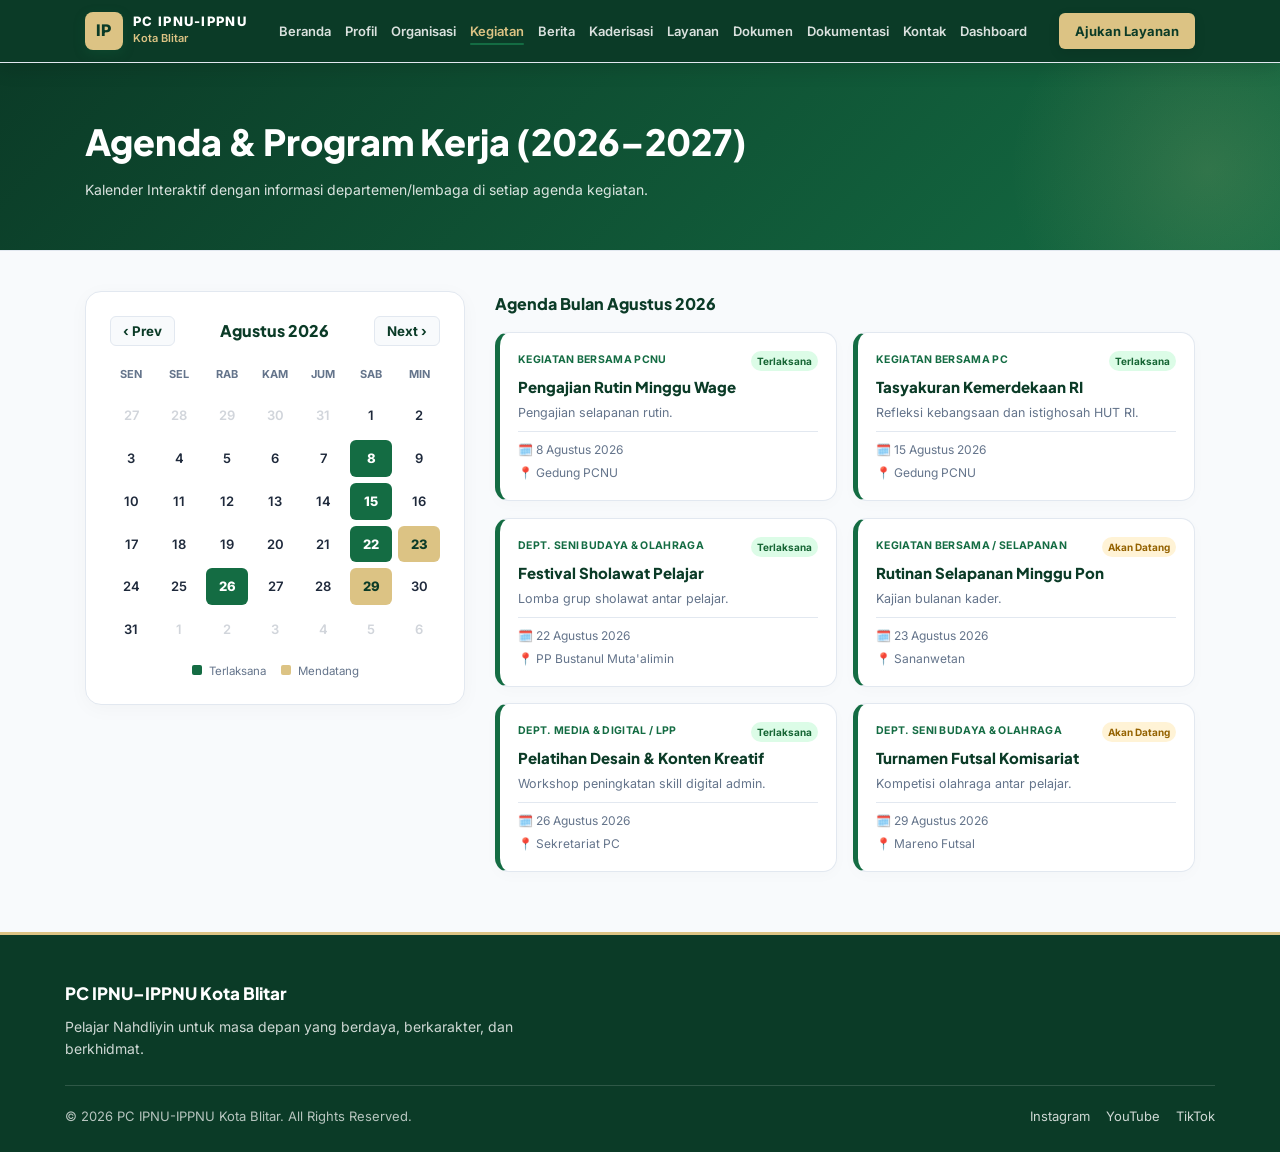
<file: kegiatan.html>
<!DOCTYPE html>
<html lang="id">
<head>
<meta charset="UTF-8">
<meta name="viewport" content="width=device-width, initial-scale=1.0">
<title>Kegiatan & Program Kerja (2026–2027) — PC IPNU-IPPNU Kota Blitar</title>
<link href="https://fonts.googleapis.com/css2?family=Plus+Jakarta+Sans:wght@600;700;800&family=Inter:wght@400;500;600&display=swap" rel="stylesheet">
<link rel="stylesheet" href="style.css">
<style>
  :root {
    --green-900: #0B3B27;
    --green-700: #146C43;
    --gold: #DCC384;
    --ink: #1E293B;
    --line: #E2E8F0;
    --bg-light: #F8FAFC;
    --white: #FFFFFF;
    --paper: #F8FAFC;
    --muted: #64748B;
  }

  * { box-sizing: border-box; }
  body {
    font-family: 'Inter', sans-serif;
    background-color: var(--bg-light);
    color: var(--ink);
    margin: 0;
    padding: 0;
    overflow-x: hidden;
    -webkit-text-size-adjust: 100%;
  }

  /* ================= NAVIGASI UTAMA ================= */
  nav.site-nav {
    background: #0B3B27 !important;
    position: sticky !important;
    top: 0 !important;
    z-index: 9999 !important;
    width: 100% !important;
    box-shadow: 0 4px 20px rgba(0,0,0,0.15);
  }
  .nav-inner {
    max-width: 1150px;
    margin: 0 auto;
    padding: 12px 20px !important;
    display: flex !important;
    align-items: center !important;
    justify-content: space-between !important;
  }
  .brand {
    display: flex !important;
    align-items: center !important;
    gap: 10px !important;
    text-decoration: none !important;
  }
  .brand-mark {
    width: 38px !important; 
    height: 38px !important;
    background: #DCC384 !important;
    color: #0B3B27 !important;
    font-weight: 800 !important;
    border-radius: 8px !important;
    display: flex !important; 
    align-items: center !important; 
    justify-content: center !important;
    font-size: 16px !important;
    flex-shrink: 0;
  }
  .brand-text .t1 { font-size: 13px !important; font-weight: 800 !important; color: #FFFFFF !important; line-height: 1.2 !important; }
  .brand-text .t2 { font-size: 11px !important; color: #DCC384 !important; font-weight: 600 !important; }

  /* Desktop Menu Links */
  ul.nav-links {
    display: flex !important;
    gap: 14px !important;
    list-style: none !important;
    margin: 0 !important;
    padding: 0 !important;
    align-items: center !important;
  }
  ul.nav-links li a {
    color: rgba(255,255,255,0.85) !important;
    text-decoration: none !important;
    font-size: 13px !important;
    font-weight: 600 !important;
    transition: color 0.2s;
  }
  ul.nav-links li a:hover, ul.nav-links li a.active {
    color: #DCC384 !important;
  }

  /* TOMBOL KANAN ATAS ("Ajukan Layanan") */
  .nav-cta {
    background: #DCC384 !important;
    color: #0B3B27 !important;
    padding: 8px 16px !important;
    border-radius: 6px !important;
    font-size: 13px !important;
    font-weight: 700 !important;
    text-decoration: none !important;
    display: inline-block !important;
    box-shadow: 0 4px 12px rgba(0,0,0,0.1);
    transition: opacity 0.2s;
  }
  .nav-cta:hover {
    opacity: 0.9;
  }

  /* Tombol Hamburger HP */
  button#navToggle {
    display: none !important;
    background: transparent !important;
    border: 2px solid #DCC384 !important;
    color: #DCC384 !important;
    font-size: 24px !important;
    cursor: pointer !important;
    padding: 4px 10px !important;
    border-radius: 6px !important;
    line-height: 1 !important;
  }

  /* HEADER HALAMAN */
  .page-header {
    background: linear-gradient(135deg, #0B3B27, #146C43);
    color: #FFFFFF;
    padding: 50px 20px;
    text-align: left;
  }
  .page-header .wrap {
    max-width: 1150px;
    margin: 0 auto;
  }
  .page-header h1 {
    font-family: 'Plus Jakarta Sans', sans-serif;
    font-size: clamp(26px, 4vw, 36px);
    font-weight: 800;
    margin-bottom: 8px;
  }
  .page-header p {
    font-size: 14px;
    color: rgba(255, 255, 255, 0.85);
    line-height: 1.5;
  }

  /* TATA LETAK UTAMA: KALENDER DAN DAFTAR KEGIATAN */
  .section { padding: 40px 0 60px; }
  .wrap { max-width: 1150px; margin: 0 auto; padding-left: 20px; padding-right: 20px; }

  .kegiatan-layout {
    display: grid;
    grid-template-columns: 380px 1fr;
    gap: 30px;
    align-items: start;
  }

  /* KOTAK KALENDER INTERAKTIF */
  .calendar-card {
    background: var(--white);
    border: 1px solid var(--line);
    border-radius: 16px;
    padding: 24px;
    box-shadow: 0 4px 20px rgba(0,0,0,0.03);
  }
  .cal-header {
    display: flex;
    justify-content: space-between;
    align-items: center;
    margin-bottom: 20px;
  }
  .cal-header h3 {
    font-size: 16px;
    font-weight: 800;
    color: var(--green-900);
  }
  .cal-nav-btn {
    background: var(--paper);
    border: 1px solid var(--line);
    padding: 6px 12px;
    border-radius: 6px;
    cursor: pointer;
    font-weight: 700;
    color: var(--green-900);
    transition: background 0.2s;
  }
  .cal-nav-btn:hover {
    background: #E6F4EA;
  }
  .cal-grid {
    display: grid;
    grid-template-columns: repeat(7, 1fr);
    gap: 6px;
    text-align: center;
  }
  .cal-day-name {
    font-size: 11px;
    font-weight: 700;
    color: var(--muted);
    text-transform: uppercase;
    padding-bottom: 8px;
  }
  .cal-date {
    font-size: 13px;
    font-weight: 600;
    padding: 8px 0;
    border-radius: 6px;
    color: var(--ink);
  }
  .cal-date.muted {
    color: #D1D5DB;
  }
  .cal-date.today {
    border: 2px solid var(--green-700);
    font-weight: 800;
  }
  
  /* Indikator Kotak di Tanggal Kalender */
  .cal-date.has-event {
    background: var(--green-700);
    color: #fff;
    font-weight: 800;
    border-radius: 6px;
  }
  .cal-date.has-coming {
    background: var(--gold);
    color: var(--green-900);
    font-weight: 800;
    border-radius: 6px;
  }

  /* DAFTAR AGENDA 2 KOLOM KE SAMPING */
  .agenda-container {
    display: grid;
    grid-template-columns: repeat(2, 1fr);
    gap: 16px;
  }
  .agenda-card {
    background: var(--white);
    border: 1px solid var(--line);
    border-left: 5px solid var(--green-700);
    border-radius: 14px;
    padding: 18px;
    box-shadow: 0 4px 15px rgba(0,0,0,0.02);
    display: flex;
    flex-direction: column;
    justify-content: space-between;
  }
  .agenda-category {
    font-size: 10.5px;
    font-weight: 700;
    color: var(--green-700);
    text-transform: uppercase;
    letter-spacing: .03em;
    margin-bottom: 2px;
  }
  .agenda-card h3 {
    font-size: 15px;
    font-weight: 800;
    color: var(--green-900);
    margin: 4px 0 4px;
  }
  .agenda-meta {
    display: flex;
    flex-direction: column;
    gap: 4px;
    font-size: 12px;
    color: var(--muted);
    margin-top: 8px;
    border-top: 1px solid var(--line);
    padding-top: 8px;
  }
  .no-agenda {
    grid-column: span 2;
    background: var(--white);
    border: 1px solid var(--line);
    border-radius: 14px;
    padding: 30px;
    text-align: center;
    color: var(--muted);
    font-size: 14px;
  }

  /* FOOTER */
  .footer-modern { background: #0B3B27; color: #FFFFFF; padding: 45px 20px 25px; border-top: 3px solid #DCC384; }
  .footer-content { max-width: 1150px; margin: 0 auto; padding-bottom: 25px; border-bottom: 1px solid rgba(255,255,255,0.15); }
  .footer-content h4 { font-size: 17px; font-weight: 800; color: #FFFFFF; margin-bottom: 8px; }
  .footer-content p { font-size: 14px; color: rgba(255,255,255,0.8); line-height: 1.6; max-width: 480px; margin: 0; }
  .footer-bottom { max-width: 1150px; margin: 20px auto 0; display: flex; align-items: center; justify-content: space-between; font-size: 13px; color: rgba(255,255,255,0.7); }
  .footer-sosmed { display: flex; gap: 16px; }
  .footer-sosmed a { color: rgba(255,255,255,0.8); text-decoration: none; font-size: 13px; }
  .footer-sosmed a:hover { color: #DCC384; }

  @media (max-width: 1024px) {
    .kegiatan-layout { grid-template-columns: 1fr; }
    .agenda-container { grid-template-columns: 1fr; }
    button#navToggle { display: block !important; }
    .nav-cta { display: none !important; }
    ul.nav-links {
      display: none !important;
      position: absolute !important;
      top: 100% !important;
      left: 0 !important;
      width: 100% !important;
      background: #0B3B27 !important;
      flex-direction: column !important;
      padding: 20px 0 !important;
      gap: 12px !important;
      text-align: center !important;
      box-shadow: 0 15px 30px rgba(0,0,0,0.3) !important;
      border-top: 1px solid rgba(255,255,255,0.15) !important;
      z-index: 9999 !important;
    }
    ul.nav-links.show { display: flex !important; }
    ul.nav-links li { width: 100% !important; }
    ul.nav-links li a { font-size: 15px !important; padding: 8px 0 !important; display: block !important; }
    .footer-bottom { flex-direction: column; gap: 14px; text-align: center; }
  }
</style>
</head>
<body>

<!-- NAVIGASI UTAMA -->
<nav class="site-nav" id="siteNav">
  <div class="nav-inner">
    <a href="index.html" class="brand">
      <div class="brand-mark">IP</div>
      <div class="brand-text">
        <div class="t1">PC IPNU-IPPNU</div>
        <div class="t2">Kota Blitar</div>
      </div>
    </a>
    <ul class="nav-links" id="navLinks">
      <li><a href="index.html">Beranda</a></li>
      <li><a href="profil.html">Profil</a></li>
      <li><a href="organisasi.html">Organisasi</a></li>
      <li><a href="kegiatan.html" class="active">Kegiatan</a></li>
      <li><a href="berita.html">Berita</a></li>
      <li><a href="kaderisasi.html">Kaderisasi</a></li>
      <li><a href="layanan.html">Layanan</a></li>
      <li><a href="dokumen.html">Dokumen</a></li>
      <li><a href="dokumentasi.html">Dokumentasi</a></li>
      <li><a href="kontak.html">Kontak</a></li>
      <li><a href="dashboard.html">Dashboard</a></li>
    </ul>
    <a href="layanan.html" class="nav-cta">Ajukan Layanan</a>
    <button id="navToggle" aria-label="Toggle Menu">☰</button>
  </div>
</nav>

<!-- HEADER -->
<div class="page-header">
  <div class="wrap">
    <h1>Agenda &amp; Program Kerja (2026–2027)</h1>
    <p>Kalender Interaktif dengan informasi departemen/lembaga di setiap agenda kegiatan.</p>
  </div>
</div>

<section class="section">
  <div class="wrap">
    
    <div class="kegiatan-layout">
      
      <!-- KALENDER INTERAKTIF -->
      <div class="calendar-card">
        <div class="cal-header">
          <button class="cal-nav-btn" onclick="prevMonth()">‹ Prev</button>
          <h3 id="calendarMonthTitle">Agustus 2026</h3>
          <button class="cal-nav-btn" onclick="nextMonth()">Next ›</button>
        </div>
        <div class="cal-grid">
          <div class="cal-day-name">Sen</div>
          <div class="cal-day-name">Sel</div>
          <div class="cal-day-name">Rab</div>
          <div class="cal-day-name">Kam</div>
          <div class="cal-day-name">Jum</div>
          <div class="cal-day-name">Sab</div>
          <div class="cal-day-name">Min</div>
        </div>
        <div class="cal-grid" id="calendarDaysContainer" style="margin-top: 6px;">
          <!-- Rendered via JavaScript -->
        </div>
        <div style="margin-top: 14px; font-size: 11.5px; color: var(--muted); text-align: center; display: flex; justify-content: center; gap: 15px;">
          <span><span style="display:inline-block; width:10px; height:10px; background:var(--green-700); border-radius:2px; margin-right:4px;"></span> Terlaksana</span>
          <span><span style="display:inline-block; width:10px; height:10px; background:var(--gold); border-radius:2px; margin-right:4px;"></span> Mendatang</span>
        </div>
      </div>

      <!-- DAFTAR AGENDA BERDASARKAN BULAN (2 KOLOM) -->
      <div>
        <h3 id="agendaSectionTitle" style="font-size:16px; font-weight:800; color:var(--green-900); margin-bottom:16px;">Agenda Bulan Agustus 2026</h3>
        <div class="agenda-container" id="agendaListContainer">
          <!-- Rendered via JavaScript -->
        </div>
      </div>

    </div>

  </div>
</section>

<!-- FOOTER -->
<footer class="footer-modern">
  <div class="footer-content">
    <h4>PC IPNU–IPPNU Kota Blitar</h4>
    <p>Pelajar Nahdliyin untuk masa depan yang berdaya, berkarakter, dan berkhidmat.</p>
  </div>
  <div class="footer-bottom">
    <div>© 2026 PC IPNU-IPPNU Kota Blitar. All Rights Reserved.</div>
    <div class="footer-sosmed">
      <a href="#" target="_blank">Instagram</a>
      <a href="#" target="_blank">YouTube</a>
      <a href="#" target="_blank">TikTok</a>
    </div>
  </div>
</footer>

<script>
  // DATABASE AGENDA DENGAN KETERANGAN DEPARTEMEN / LEMBAGA
  const agendaDatabase = {
    "2026-0": [ 
      { day: 4, category: "Dept. Pengembangan Organisasi", title: "Upgrading Pengurus Baru", desc: "Pelatihan internal kapasitas dan soliditas pengurus.", date: "4 Januari 2026", location: "PP Bustanul Mutaalimin", status: "Terlaksana" },
      { day: 10, category: "Dept. Kaderisasi", title: "Rapat Triwulan Kaderisasi 1", desc: "Evaluasi program kerja departemen kaderisasi.", date: "10 Januari 2026", location: "Kantor PCNU", status: "Terlaksana" },
      { day: 11, category: "Kegiatan Bersama / Selapanan", title: "Rutinan Selapanan Minggu Pon", desc: "Konsolidasi kader dan pembacaan tahlil rutin.", date: "11 Januari 2026", location: "Bergantian PAC/PR", status: "Terlaksana" },
      { day: 17, category: "Dept. Pengembangan Organisasi", title: "Renstra Organisasi", desc: "Forum perumusan arah gerak kebijakan organisasi.", date: "17 Januari 2026", location: "Kantor NU", status: "Terlaksana" },
      { day: 18, category: "Dept. Seni Budaya & Olahraga", title: "Rutinan Futsal PC", desc: "Olahraga berkala menjaga kebugaran jasmani.", date: "18 Januari 2026", location: "Green Futsal", status: "Terlaksana" },
      { day: 25, category: "Kegiatan Bersama PCNU", title: "Pengajian Rutin Minggu Wage", desc: "Silaturahmi dan pengajian bersama PCNU.", date: "25 Januari 2026", location: "Gedung PCNU", status: "Terlaksana" }
    ],
    "2026-1": [ 
      { day: 8, category: "Kegiatan Bersama / Selapanan", title: "Rutinan Selapanan Minggu Pon", desc: "Kajian ke-NU-an dan laporan perkembangan ranting.", date: "8 Februari 2026", location: "Kantor PCNU", status: "Terlaksana" },
      { day: 15, category: "Dept. Pengembangan Organisasi", title: "Pelantikan Pengurus Cabang", desc: "Seremonial pengambilan sumpah jabatan pengurus.", date: "15 Februari 2026", location: "Kusuma Wicitro", status: "Terlaksana" },
      { day: 15, category: "Dept. Seni Budaya & Olahraga", title: "Rutinan Futsal PC", desc: "Menyalurkan minat bakat olahraga.", date: "15 Februari 2026", location: "Green Futsal", status: "Terlaksana" },
      { day: 20, category: "Lembaga Ekonomi Kreatif", title: "Distribusi Seragam PO Tahap 1", desc: "Fasilitasi pemesanan seragam resmi organisasi.", date: "20 Februari 2026", location: "Sekretariat PC", status: "Terlaksana" },
      { day: 21, category: "Kegiatan Bersama PCNU", title: "Pengajian Rutin Minggu Wage", desc: "Pengajian umum koordinasi lembaga NU.", date: "21 Februari 2026", location: "Gedung PCNU", status: "Terlaksana" },
      { day: 22, category: "Dept. Kaderisasi", title: "Rihlah Kaderisasi ke PAC", desc: "Turba sosialisasi program pengkaderan.", date: "22 Februari 2026", location: "Kec. Sananwetan", status: "Terlaksana" }
    ],
    "2026-2": [ 
      { day: 8, category: "Kegiatan Bersama / Selapanan", title: "Rutinan Selapanan Minggu Pon", desc: "Kajian ramadhan dan buka bersama.", date: "8 Maret 2026", location: "Kantor PCNU", status: "Terlaksana" },
      { day: 15, category: "Lembaga Ekonomi Kreatif", title: "Pemasaran Produk Kreatif Kader", desc: "Pameran produk UMKM anggota.", date: "15 Maret 2026", location: "Kantor PCNU", status: "Terlaksana" },
      { day: 22, category: "Kegiatan Bersama PCNU", title: "Pengajian Rutin Minggu Wage", desc: "Pengajian selapanan bersama MWC & PCNU.", date: "22 Maret 2026", location: "Gedung PCNU", status: "Terlaksana" },
      { day: 25, category: "Dept. Jaringan Sekolah", title: "Pesantren Ramadhan Teaching Squad", desc: "Pemberdayaan anggota sebagai pemateri.", date: "Ramadhan 2026", location: "Sekolah Kota Blitar", status: "Terlaksana" }
    ],
    "2026-3": [ 
      { day: 5, category: "Kegiatan Bersama / Selapanan", title: "Rutinan Selapanan Minggu Pon", desc: "Pertemuan rutin bulanan kader.", date: "5 April 2026", location: "Kepanjenkidul", status: "Terlaksana" },
      { day: 12, category: "Dept. Kaderisasi", title: "Monitoring Kaderisasi Sukorejo", desc: "Pemantauan keaktifan kader dan ranting.", date: "12 April 2026", location: "Sukorejo", status: "Terlaksana" },
      { day: 18, category: "Kegiatan Bersama PCNU", title: "Pengajian Rutin Minggu Wage", desc: "Pengajian selapanan rutin.", date: "18 April 2026", location: "Gedung PCNU", status: "Terlaksana" },
      { day: 19, category: "Dept. Seni Budaya & Olahraga", title: "Rutinan Futsal PC", desc: "Menjaga kebugaran jasmani kader.", date: "19 April 2026", location: "Green Futsal", status: "Terlaksana" },
      { day: 26, category: "Dept. Pengembangan Organisasi", title: "Raker 1 (Rapat Kerja Cabang)", desc: "Pemaparan program kerja semester pertama.", date: "26 April 2026", location: "Kantor DPRD", status: "Terlaksana" },
      { day: 28, category: "Kegiatan Bersama PC", title: "Halal Bihalal Akbar", desc: "Konsolidasi pasca Idul Fitri pengurus.", date: "28 April 2026", location: "Gedung PCNU", status: "Terlaksana" }
    ],
    "2026-4": [ 
      { day: 5, category: "Lembaga Ekonomi Kreatif", title: "Penjualan Snack Lebaran Repack", desc: "Distribusi paket produk ekonomi kreatif.", date: "5 Mei 2026", location: "Kondisional", status: "Terlaksana" },
      { day: 15, category: "Dept. Kaderisasi", title: "Penyusunan Modul Kepanitiaan", desc: "Sosialisasi standar minimal kepanitiaan.", date: "15 Mei 2026", location: "Sekretariat PC", status: "Terlaksana" },
      { day: 16, category: "Kegiatan Bersama PCNU", title: "Pengajian Rutin Minggu Wage", desc: "Pengajian selapanan rutin.", date: "16 Mei 2026", location: "Gedung PCNU", status: "Terlaksana" },
      { day: 17, category: "Dept. Seni Budaya & Olahraga", title: "Rutinan Futsal PC", desc: "Olahraga rutin bulanan.", date: "17 Mei 2026", location: "Green Futsal", status: "Terlaksana" },
      { day: 20, category: "Dept. Jaringan Sekolah", title: "Santri Visit and Connect", desc: "Pendampingan pesantren mitra.", date: "20 Mei 2026", location: "Pesantren Mitra", status: "Terlaksana" },
      { day: 24, category: "Kegiatan Bersama / Selapanan", title: "Rutinan Selapanan Minggu Pon", desc: "Konsolidasi bulanan kader.", date: "24 Mei 2026", location: "Sananwetan", status: "Terlaksana" },
      { day: 28, category: "Dept. Pengembangan Organisasi", title: "Sekolah Persidangan", desc: "Pelatihan tata cara persidangan formal.", date: "Mei 2026", location: "SDI Tanjungsari", status: "Terlaksana" }
    ],
    "2026-5": [ 
      { day: 6, category: "Lembaga CBP-KPP", title: "Funcamp CBP-KPP", desc: "Perkemahan dan pelatihan gabungan kader.", date: "Juni 2026", location: "Maliran", status: "Terlaksana" },
      { day: 10, category: "Dept. Media & Digital / LPP", title: "Podcast Sejarah NU & IPNU", desc: "Bincang kreatif pengurus dan lembaga LPP.", date: "10 Juni 2026", location: "Studio Media PC", status: "Terlaksana" },
      { day: 13, category: "Kegiatan Bersama PCNU", title: "Pengajian Rutin Minggu Wage", desc: "Pengajian selapanan rutin.", date: "13 Juni 2026", location: "Gedung PCNU", status: "Terlaksana" },
      { day: 14, category: "Dept. Seni Budaya & Olahraga", title: "Rutinan Futsal PC", desc: "Futsal rutin bulanan.", date: "14 Juni 2026", location: "Green Futsal", status: "Terlaksana" },
      { day: 15, category: "Dept. Kaderisasi", title: "Latpel 1 (Latihan Pelatih)", desc: "Pelatihan tingkat cabang pencetak pelatih.", date: "15 Juni 2026", location: "Kota Blitar", status: "Terlaksana" },
      { day: 21, category: "Kegiatan Bersama / Selapanan", title: "Rutinan Selapanan Minggu Pon", desc: "Silaturahmi bulanan kader.", date: "21 Juni 2026", location: "Sukorejo", status: "Terlaksana" },
      { day: 25, category: "Dept. Kaderisasi", title: "Database & Pemutakhiran Anggota", desc: "Pembaruan arsip pengkaderan NIA.", date: "25 Juni 2026", location: "Sekretariat PC", status: "Terlaksana" }
    ],
    "2026-6": [ 
      { day: 5, category: "Kegiatan Bersama / Selapanan", title: "Rutinan Selapanan Minggu Pon", desc: "Konsolidasi ranting.", date: "5 Juli 2026", location: "Kepanjenkidul", status: "Terlaksana" },
      { day: 11, category: "Kegiatan Bersama PCNU", title: "Pengajian Rutin Minggu Wage", desc: "Pengajian selapanan rutin.", date: "11 Juli 2026", location: "Gedung PCNU", status: "Terlaksana" },
      { day: 12, category: "Dept. Kaderisasi", title: "Rapat Triwulan Kaderisasi 2", desc: "Evaluasi tengah tahun program kaderisasi.", date: "12 Juli 2026", location: "Kantor PCNU", status: "Terlaksana" },
      { day: 19, category: "Dept. Seni Budaya & Olahraga", title: "Rutinan Futsal PC", desc: "Futsal rutin bulanan.", date: "19 Juli 2026", location: "Green Futsal", status: "Terlaksana" },
      { day: 20, category: "Lembaga Ekonomi Kreatif", title: "Distribusi Seragam PO Tahap 2", desc: "Pengadaan jas dan batik gelombang dua.", date: "20 Juli 2026", location: "Sekretariat PC", status: "Terlaksana" },
      { day: 25, category: "Dept. Jaringan Sekolah", title: "Speak Up Movement (MPLS)", desc: "Edukasi anti-bullying di sekolah baru.", date: "Juli 2026", location: "SMA/SMK se-Kota Blitar", status: "Terlaksana" }
    ],
    "2026-7": [ 
      { day: 8, category: "Kegiatan Bersama PCNU", title: "Pengajian Rutin Minggu Wage", desc: "Pengajian selapanan rutin.", date: "8 Agustus 2026", location: "Gedung PCNU", status: "Terlaksana" },
      { day: 15, category: "Kegiatan Bersama PC", title: "Tasyakuran Kemerdekaan RI", desc: "Refleksi kebangsaan dan istighosah HUT RI.", date: "15 Agustus 2026", location: "Gedung PCNU", status: "Terlaksana" },
      { day: 22, category: "Dept. Seni Budaya & Olahraga", title: "Festival Sholawat Pelajar", desc: "Lomba grup sholawat antar pelajar.", date: "22 Agustus 2026", location: "PP Bustanul Muta'alimin", status: "Terlaksana" },
      { day: 23, category: "Kegiatan Bersama / Selapanan", title: "Rutinan Selapanan Minggu Pon", desc: "Kajian bulanan kader.", date: "23 Agustus 2026", location: "Sananwetan", status: "Akan Datang" },
      { day: 26, category: "Dept. Media & Digital / LPP", title: "Pelatihan Desain & Konten Kreatif", desc: "Workshop peningkatan skill digital admin.", date: "26 Agustus 2026", location: "Sekretariat PC", status: "Terlaksana" },
      { day: 29, category: "Dept. Seni Budaya & Olahraga", title: "Turnamen Futsal Komisariat", desc: "Kompetisi olahraga antar pelajar.", date: "29 Agustus 2026", location: "Mareno Futsal", status: "Akan Datang" }
    ],
    "2026-8": [ 
      { day: 6, category: "Kegiatan Bersama PCNU", title: "Pengajian Rutin Minggu Wage", desc: "Pengajian selapanan rutin.", date: "6 September 2026", location: "Gedung PCNU", status: "Akan Datang" },
      { day: 13, category: "Kegiatan Bersama / Selapanan", title: "Rutinan Selapanan Minggu Pon", desc: "Pertemuan selapanan rutin.", date: "13 September 2026", location: "Sukorejo", status: "Akan Datang" },
      { day: 18, category: "Dept. Media & Digital / LPP", title: "Dokumenter Semester 1 Proker", desc: "Peluncuran video dokumenter capaian proker.", date: "18 September 2026", location: "Media Sosial", status: "Akan Datang" },
      { day: 20, category: "Dept. Seni Budaya & Olahraga", title: "Rutinan Futsal PC", desc: "Futsal rutin bulanan.", date: "20 September 2026", location: "Green Futsal", status: "Akan Datang" },
      { day: 25, category: "Dept. Kaderisasi", title: "MAKESTA Raya", desc: "Kaderisasi formal jenjang pertama massal.", date: "September 2026", location: "Sekolah Mitra", status: "Akan Datang" },
      { day: 28, category: "Dept. Kaderisasi", title: "Lakut (Latihan Kader Utama)", desc: "Pelatihan kader tingkat lanjut Aswaja.", date: "September 2026", location: "Kota Blitar", status: "Akan Datang" }
    ],
    "2026-9": [ 
      { day: 4, category: "Kegiatan Bersama PCNU", title: "Pengajian Rutin Minggu Wage", desc: "Pengajian selapanan rutin.", date: "4 Oktober 2026", location: "Gedung PCNU", status: "Akan Datang" },
      { day: 11, category: "Dept. Kaderisasi", title: "Rapat Triwulan Kaderisasi 3", desc: "Evaluasi pelaksanaan MAKESTA serentak.", date: "11 Oktober 2026", location: "Kantor PCNU", status: "Akan Datang" },
      { day: 18, category: "Dept. Seni Budaya & Olahraga", title: "Rutinan Futsal PC", desc: "Futsal rutin bulanan.", date: "18 Oktober 2026", location: "Green Futsal", status: "Akan Datang" },
      { day: 22, category: "Kegiatan Bersama PCNU", title: "Hari Santri Nasional", desc: "Apel akbar, kirab santri, dan expo pesantren.", date: "22 Oktober 2026", location: "Alun-Alun Blitar", status: "Akan Datang" },
      { day: 25, category: "Kegiatan Bersama / Selapanan", title: "Rutinan Selapanan Minggu Pon", desc: "Konsolidasi kader.", date: "25 Oktober 2026", location: "Kepanjenkidul", status: "Akan Datang" },
      { day: 28, category: "Lembaga CBP-KPP", title: "Harlah CBP-KPP (Baksos)", desc: "Aksi donor darah dan baksos masyarakat.", date: "Oktober 2026", location: "Titik Publik Blitar", status: "Akan Datang" }
    ],
    "2026-10": [ 
      { day: 1, category: "Kegiatan Bersama PCNU", title: "Pengajian Rutin Minggu Wage", desc: "Pengajian selapanan rutin.", date: "1 November 2026", location: "Gedung PCNU", status: "Akan Datang" },
      { day: 10, category: "Kegiatan Bersama PC", title: "Hari Pahlawan & Seminar", desc: "Dialog interaktif kepemudaan nasional.", date: "10 November 2026", location: "Aula Bung Karno", status: "Akan Datang" },
      { day: 15, category: "Lembaga Konseling Pelajar", title: "Pelatihan Konseling Pelajar", desc: "Workshop pendampingan psikologi remaja.", date: "15 November 2026", location: "Kantor Sekretariat", status: "Akan Datang" },
      { day: 15, category: "Dept. Seni Budaya & Olahraga", title: "Rutinan Futsal PC", desc: "Futsal rutin bulanan.", date: "15 November 2026", location: "Green Futsal", status: "Akan Datang" },
      { day: 22, category: "Lembaga Ekonomi Kreatif", title: "Pameran Produk Kreatif Anggota", desc: "Bazar kewirausahaan mandiri kader.", date: "22 November 2026", location: "Lokasi Acara PC", status: "Akan Datang" },
      { day: 22, category: "Kegiatan Bersama / Selapanan", title: "Rutinan Selapanan Minggu Pon", desc: "Pertemuan selapanan rutin.", date: "22 November 2026", location: "Sananwetan", status: "Akan Datang" }
    ],
    "2026-11": [ 
      { day: 6, category: "Kegiatan Bersama / Selapanan", title: "Rutinan Selapanan Minggu Pon", desc: "Refleksi akhir tahun kader.", date: "6 Desember 2026", location: "Sukorejo", status: "Akan Datang" },
      { day: 13, category: "Dept. Seni Budaya & Olahraga", title: "Rutinan Futsal PC", desc: "Futsal penutup tahun.", date: "13 Desember 2026", location: "Green Futsal", status: "Akan Datang" },
      { day: 20, category: "Dept. Pengembangan Organisasi", title: "Evaluasi Pengurus Akhir Tahun", desc: "Penilaian kinerja pengurus harian.", date: "20 Desember 2026", location: "Kantor PCNU", status: "Akan Datang" },
      { day: 25, category: "Lembaga CBP-KPP", title: "Diklatama CBP-KPP", desc: "Pendidikan dan pelatihan kader militan.", date: "Desember 2026", location: "Lapangan Tlumpu", status: "Akan Datang" },
      { day: 27, category: "Kegiatan Bersama PCNU", title: "Pengajian Rutin Minggu Wage", desc: "Pengajian selapanan penutup tahun.", date: "27 Desember 2026", location: "Gedung PCNU", status: "Akan Datang" },
      { day: 28, category: "Dept. Pengembangan Organisasi", title: "Penyusunan Buku Pedoman", desc: "Finalisasi buku pedoman tata kelola.", date: "28 Desember 2026", location: "Sekretariat PC", status: "Akan Datang" }
    ],
    "2027-0": [ 
      { day: 10, category: "Dept. Pengembangan Organisasi", title: "Rapat Pleno Awal Tahun 2027", desc: "Evaluasi proker dan proyeksi agenda tahunan.", date: "10 Januari 2027", location: "Kantor PCNU", status: "Akan Datang" },
      { day: 10, category: "Kegiatan Bersama / Selapanan", title: "Rutinan Selapanan Minggu Pon", desc: "Konsolidasi bulanan kader.", date: "10 Januari 2027", location: "Bergantian PAC", status: "Akan Datang" },
      { day: 17, category: "Dept. Pengembangan Organisasi", title: "Upgrading Kapasitas Pengurus", desc: "Penguatan koordinasi internal tahun kedua.", date: "17 Januari 2027", location: "Kondisional", status: "Akan Datang" },
      { day: 24, category: "Dept. Seni Budaya & Olahraga", title: "Rutinan Futsal PC", desc: "Olahraga rutin bulanan kader.", date: "24 Januari 2027", location: "Green Futsal", status: "Akan Datang" },
      { day: 31, category: "Kegiatan Bersama PCNU", title: "Pengajian Rutin Minggu Wage", desc: "Pengajian selapanan bersama PCNU.", date: "31 Januari 2027", location: "Gedung PCNU", status: "Akan Datang" }
    ],
    "2027-1": [ 
      { day: 7, category: "Kegiatan Bersama / Selapanan", title: "Rutinan Selapanan Minggu Pon", desc: "Kajian bulanan kader.", date: "7 Februari 2027", location: "Kantor PCNU", status: "Akan Datang" },
      { day: 14, category: "Dept. Seni Budaya & Olahraga", title: "Rutinan Futsal PC", desc: "Futsal rutin bulanan.", date: "14 Februari 2027", location: "Green Futsal", status: "Akan Datang" },
      { day: 15, category: "Dept. Pengembangan Organisasi", title: "Tasyakuran 2 Tahun Khidmat", desc: "Refleksi masa khidmat pengurus cabang.", date: "15 Februari 2027", location: "Sekretariat PC", status: "Akan Datang" },
      { day: 21, category: "Kegiatan Bersama PCNU", title: "Pengajian Rutin Minggu Wage", desc: "Pengajian selapanan rutin.", date: "21 Februari 2027", location: "Gedung PCNU", status: "Akan Datang" },
      { day: 21, category: "Dept. Kaderisasi", title: "Rihlah Evaluasi ke PAC", desc: "Kunjungan kerja memantau ranting.", date: "21 Februari 2027", location: "Kepanjenkidul", status: "Akan Datang" }
    ],
    "2027-2": [ 
      { day: 14, category: "Kegiatan Bersama / Selapanan", title: "Rutinan Selapanan Minggu Pon", desc: "Buka puasa bersama dan kajian rutin.", date: "14 Maret 2027", location: "Kantor PCNU", status: "Akan Datang" },
      { day: 18, category: "Lembaga Ekonomi Kreatif", title: "Bazar & Pemasaran Produk", desc: "Pameran kewirausahaan ekonomi kreatif.", date: "18 Maret 2027", location: "Area PCNU", status: "Akan Datang" },
      { day: 21, category: "Kegiatan Bersama PCNU", title: "Pengajian Rutin Minggu Wage", desc: "Pengajian selapanan rutin.", date: "21 Maret 2027", location: "Gedung PCNU", status: "Akan Datang" },
      { day: 25, category: "Dept. Jaringan Sekolah", title: "Pondok Ramadhan Teaching", desc: "Penugasan kader pemateri pesantren.", date: "Ramadhan 2027", location: "Sekolah Mitra", status: "Akan Datang" },
      { day: 28, category: "Kegiatan Bersama PC", title: "Buka Bersama Lintas Generasi", desc: "Silaturahmi pembina, alumni, pengurus.", date: "Ramadhan 2027", location: "Gedung PCNU", status: "Akan Datang" }
    ],
    "2027-3": [ 
      { day: 4, category: "Kegiatan Bersama / Selapanan", title: "Rutinan Selapanan Minggu Pon", desc: "Konsolidasi pasca lebaran.", date: "4 April 2027", location: "Sananwetan", status: "Akan Datang" },
      { day: 11, category: "Kegiatan Bersama PCNU", title: "Pengajian Rutin Minggu Wage", desc: "Pengajian selapanan rutin.", date: "11 April 2027", location: "Gedung PCNU", status: "Akan Datang" },
      { day: 18, category: "Dept. Seni Budaya & Olahraga", title: "Rutinan Futsal PC", desc: "Futsal rutin bulanan.", date: "18 April 2027", location: "Green Futsal", status: "Akan Datang" },
      { day: 20, category: "Kegiatan Bersama PC", title: "Halal Bihalal Idul Fitri 1448 H", desc: "Silaturahmi akbar keluarga besar pelajar.", date: "20 April 2027", location: "Gedung PCNU", status: "Akan Datang" },
      { day: 25, category: "Dept. Pengembangan Organisasi", title: "Raker 2 (Rapat Kerja Akhir)", desc: "Evaluasi program kerja akhir periode.", date: "25 April 2027", location: "Kondisional", status: "Akan Datang" }
    ],
    "2027-4": [ 
      { day: 9, category: "Kegiatan Bersama PCNU", title: "Pengajian Rutin Minggu Wage", desc: "Pengajian selapanan rutin.", date: "9 Mei 2027", location: "Gedung PCNU", status: "Akan Datang" },
      { day: 15, category: "Dept. Pengembangan Organisasi", title: "Sekolah Kepemimpinan Pelajar", desc: "Pelatihan manajemen organisasi.", date: "15 Mei 2027", location: "Aula NU", status: "Akan Datang" },
      { day: 16, category: "Dept. Seni Budaya & Olahraga", title: "Rutinan Futsal PC", desc: "Futsal rutin bulanan.", date: "16 Mei 2027", location: "Green Futsal", status: "Akan Datang" },
      { day: 22, category: "Dept. Jaringan Sekolah", title: "Santri Visit and Connect", desc: "Penguatan jejaring pesantren Blitar.", date: "22 Mei 2027", location: "Pesantren Mitra", status: "Akan Datang" },
      { day: 23, category: "Kegiatan Bersama / Selapanan", title: "Rutinan Selapanan Minggu Pon", desc: "Kajian rutin bulanan.", date: "23 Mei 2027", location: "Sukorejo", status: "Akan Datang" }
    ],
    "2027-5": [ 
      { day: 6, category: "Kegiatan Bersama PCNU", title: "Pengajian Rutin Minggu Wage", desc: "Pengajian selapanan rutin.", date: "6 Juni 2027", location: "Gedung PCNU", status: "Akan Datang" },
      { day: 13, category: "Dept. Seni Budaya & Olahraga", title: "Rutinan Futsal PC", desc: "Futsal rutin bulanan.", date: "13 Juni 2027", location: "Green Futsal", status: "Akan Datang" },
      { day: 19, category: "Dept. Media & Digital / LPP", title: "Pelatihan Jurnalistik Pelajar", desc: "Workshop penulisan berita dan web oleh LPP.", date: "19 Juni 2027", location: "Sekretariat PC", status: "Akan Datang" },
      { day: 20, category: "Kegiatan Bersama / Selapanan", title: "Rutinan Selapanan Minggu Pon", desc: "Pertemuan selapanan rutin.", date: "20 Juni 2027", location: "Kepanjenkidul", status: "Akan Datang" },
      { day: 25, category: "Lembaga CBP-KPP", title: "Funcamp CBP-KPP Jilid 2", desc: "Perkemahan bakti dan peningkatan skill.", date: "Juni 2027", location: "Maliran", status: "Akan Datang" }
    ],
    "2027-6": [ 
      { day: 4, category: "Kegiatan Bersama PCNU", title: "Pengajian Rutin Minggu Wage", desc: "Pengajian selapanan rutin.", date: "4 Juli 2027", location: "Gedung PCNU", status: "Akan Datang" },
      { day: 11, category: "Dept. Seni Budaya & Olahraga", title: "Rutinan Futsal PC", desc: "Futsal rutin bulanan.", date: "11 Juli 2027", location: "Green Futsal", status: "Akan Datang" },
      { day: 18, category: "Dept. Pengembangan Organisasi", title: "Audit Administratif Akhir", desc: "Pemeriksaan berkas surat & inventaris.", date: "18 Juli 2027", location: "Sekretariat PC", status: "Akan Datang" },
      { day: 25, category: "Kegiatan Bersama / Selapanan", title: "Rutinan Selapanan Minggu Pon", desc: "Konsolidasi bulanan kader.", date: "25 Juli 2027", location: "Sananwetan", status: "Akan Datang" },
      { day: 28, category: "Dept. Jaringan Sekolah", title: "Speak Up Movement", desc: "Kampanye sosial anti-bullying pelajar.", date: "Juli 2027", location: "Sekolah Mitra", status: "Akan Datang" }
    ],
    "2027-7": [ 
      { day: 8, category: "Kegiatan Bersama PCNU", title: "Pengajian Rutin Minggu Wage", desc: "Pengajian selapanan rutin.", date: "8 Agustus 2027", location: "Gedung PCNU", status: "Akan Datang" },
      { day: 15, category: "Dept. Seni Budaya & Olahraga", title: "Rutinan Futsal PC", desc: "Futsal rutin bulanan.", date: "15 Agustus 2027", location: "Green Futsal", status: "Akan Datang" },
      { day: 17, category: "Kegiatan Bersama PC", title: "Doa Bersama Refleksi HUT RI", desc: "Upacara internal dan tasyakuran kemerdekaan.", date: "17 Agustus 2027", location: "Gedung PCNU", status: "Akan Datang" },
      { day: 22, category: "Kegiatan Bersama / Selapanan", title: "Rutinan Selapanan Minggu Pon", desc: "Kajian bulanan kader.", date: "22 Agustus 2027", location: "Sukorejo", status: "Akan Datang" },
      { day: 28, category: "Dept. Pengembangan Organisasi", title: "Pra-Konferensi Cabang", desc: "Penyusunan LPJ dan tata tertib Konfercab.", date: "28 Agustus 2027", location: "Kantor PCNU", status: "Akan Datang" }
    ],
    "2027-8": [ 
      { day: 5, category: "Kegiatan Bersama PCNU", title: "Pengajian Rutin Minggu Wage", desc: "Pengajian selapanan rutin.", date: "5 September 2027", location: "Gedung PCNU", status: "Akan Datang" },
      { day: 12, category: "Kegiatan Bersama / Selapanan", title: "Rutinan Selapanan Minggu Pon", desc: "Selapanan pamitan kepengurusan.", date: "12 September 2027", location: "Kantor PCNU", status: "Akan Datang" },
      { day: 18, category: "Dept. Pengembangan Organisasi", title: "Konferensi Cabang (Konfercab)", desc: "Pemilihan ketua baru masa khidmat berikutnya.", date: "September 2027", location: "Aula Kota Blitar", status: "Akan Datang" },
      { day: 25, category: "Dept. Pengembangan Organisasi", title: "Serah Terima Jabatan (Sertijab)", desc: "Estafet kepemimpinan pengurus baru.", date: "September 2027", location: "Gedung PCNU", status: "Akan Datang" }
    ]
  };

  let currentMonth = 7; // Agustus 2026
  let currentYear = 2026;

  const monthNames = [
    "Januari", "Februari", "Maret", "April", "Mei", "Juni", 
    "Juli", "Agustus", "September", "Oktober", "November", "Desember"
  ];

  function renderCalendar(month, year) {
    const title = document.getElementById("calendarMonthTitle");
    const container = document.getElementById("calendarDaysContainer");
    
    title.innerText = `${monthNames[month]} ${year}`;
    container.innerHTML = "";

    let firstDayIndex = new Date(year, month, 1).getDay();
    firstDayIndex = (firstDayIndex === 0) ? 6 : firstDayIndex - 1;

    let totalDays = new Date(year, month + 1, 0).getDate();
    let prevTotalDays = new Date(year, month, 0).getDate();

    const key = `${year}-${month}`;
    const agendas = agendaDatabase[key] || [];

    let html = "";

    for (let i = firstDayIndex; i > 0; i--) {
      let dayNum = prevTotalDays - i + 1;
      html += `<div class="cal-date muted">${dayNum}</div>`;
    }

    let today = new Date();
    for (let i = 1; i <= totalDays; i++) {
      let isToday = (i === today.getDate() && month === today.getMonth() && year === today.getFullYear());
      let todayClass = isToday ? "today" : "";
      
      let eventOnThisDay = agendas.find(item => item.day === i);
      let eventClass = "";
      if (eventOnThisDay) {
        if (eventOnThisDay.status === "Terlaksana") {
          eventClass = "has-event";
        } else {
          eventClass = "has-coming";
        }
      }
      
      html += `<div class="cal-date ${todayClass} ${eventClass}">${i}</div>`;
    }

    let totalCellsPrinted = firstDayIndex + totalDays;
    let nextDaysCount = (totalCellsPrinted > 35) ? 42 - totalCellsPrinted : 35 - totalCellsPrinted;
    for (let i = 1; i <= nextDaysCount; i++) {
      html += `<div class="cal-date muted">${i}</div>`;
    }

    container.innerHTML = html;
    renderAgendas(month, year);
  }

  function renderAgendas(month, year) {
    const sectionTitle = document.getElementById("agendaSectionTitle");
    const listContainer = document.getElementById("agendaListContainer");
    
    sectionTitle.innerText = `Agenda Bulan ${monthNames[month]} ${year}`;
    listContainer.innerHTML = "";

    const key = `${year}-${month}`;
    const agendas = agendaDatabase[key];

    if (!agendas || agendas.length === 0) {
      listContainer.innerHTML = `<div class="no-agenda">Belum ada kegiatan terjadwal pada bulan ini.</div>`;
      return;
    }

    let html = "";
    agendas.forEach(item => {
      let badgeBg = item.status === "Terlaksana" ? "#DCFCE7" : "#FFF3D6";
      let badgeColor = item.status === "Terlaksana" ? "#166534" : "#946200";

      html += `
        <div class="agenda-card">
          <div>
            <div style="display:flex; justify-content:space-between; align-items:center; margin-bottom:4px;">
              <span class="agenda-category">${item.category}</span>
              <span style="background:${badgeBg}; color:${badgeColor}; font-size:10px; font-weight:700; padding:2px 6px; border-radius:999px;">${item.status}</span>
            </div>
            <h3>${item.title}</h3>
            <p style="font-size:12.5px; color:var(--muted); margin-top:2px;">${item.desc}</p>
          </div>
          <div class="agenda-meta">
            <span>🗓️ ${item.date}</span>
            <span>📍 ${item.location}</span>
          </div>
        </div>
      `;
    });

    listContainer.innerHTML = html;
  }

  function prevMonth() {
    currentMonth--;
    if (currentMonth < 0) {
      currentMonth = 11;
      currentYear--;
    }
    if (currentYear < 2026) {
      currentYear = 2026;
      currentMonth = 0;
    }
    renderCalendar(currentMonth, currentYear);
  }

  function nextMonth() {
    currentMonth++;
    if (currentMonth > 11) {
      currentMonth = 0;
      currentYear++;
    }
    if (currentYear > 2027 || (currentYear === 2027 && currentMonth > 8)) {
      currentYear = 2027;
      currentMonth = 8;
    }
    renderCalendar(currentMonth, currentYear);
  }

  document.addEventListener("DOMContentLoaded", () => {
    renderCalendar(currentMonth, currentYear);

    const navToggle = document.getElementById("navToggle");
    const navLinks = document.getElementById("navLinks");
    
    if (navToggle && navLinks) {
      navToggle.addEventListener("click", (e) => {
        e.stopPropagation();
        navLinks.classList.toggle("show");
      });

      navLinks.querySelectorAll("a").forEach(link => {
        link.addEventListener("click", () => {
          navLinks.classList.remove("show");
        });
      });

      document.addEventListener("click", (e) => {
        if (!navToggle.contains(e.target) && !navLinks.contains(e.target)) {
          navLinks.classList.remove("show");
        }
      });
    }
  });
</script>
</body>
</html>
</file>
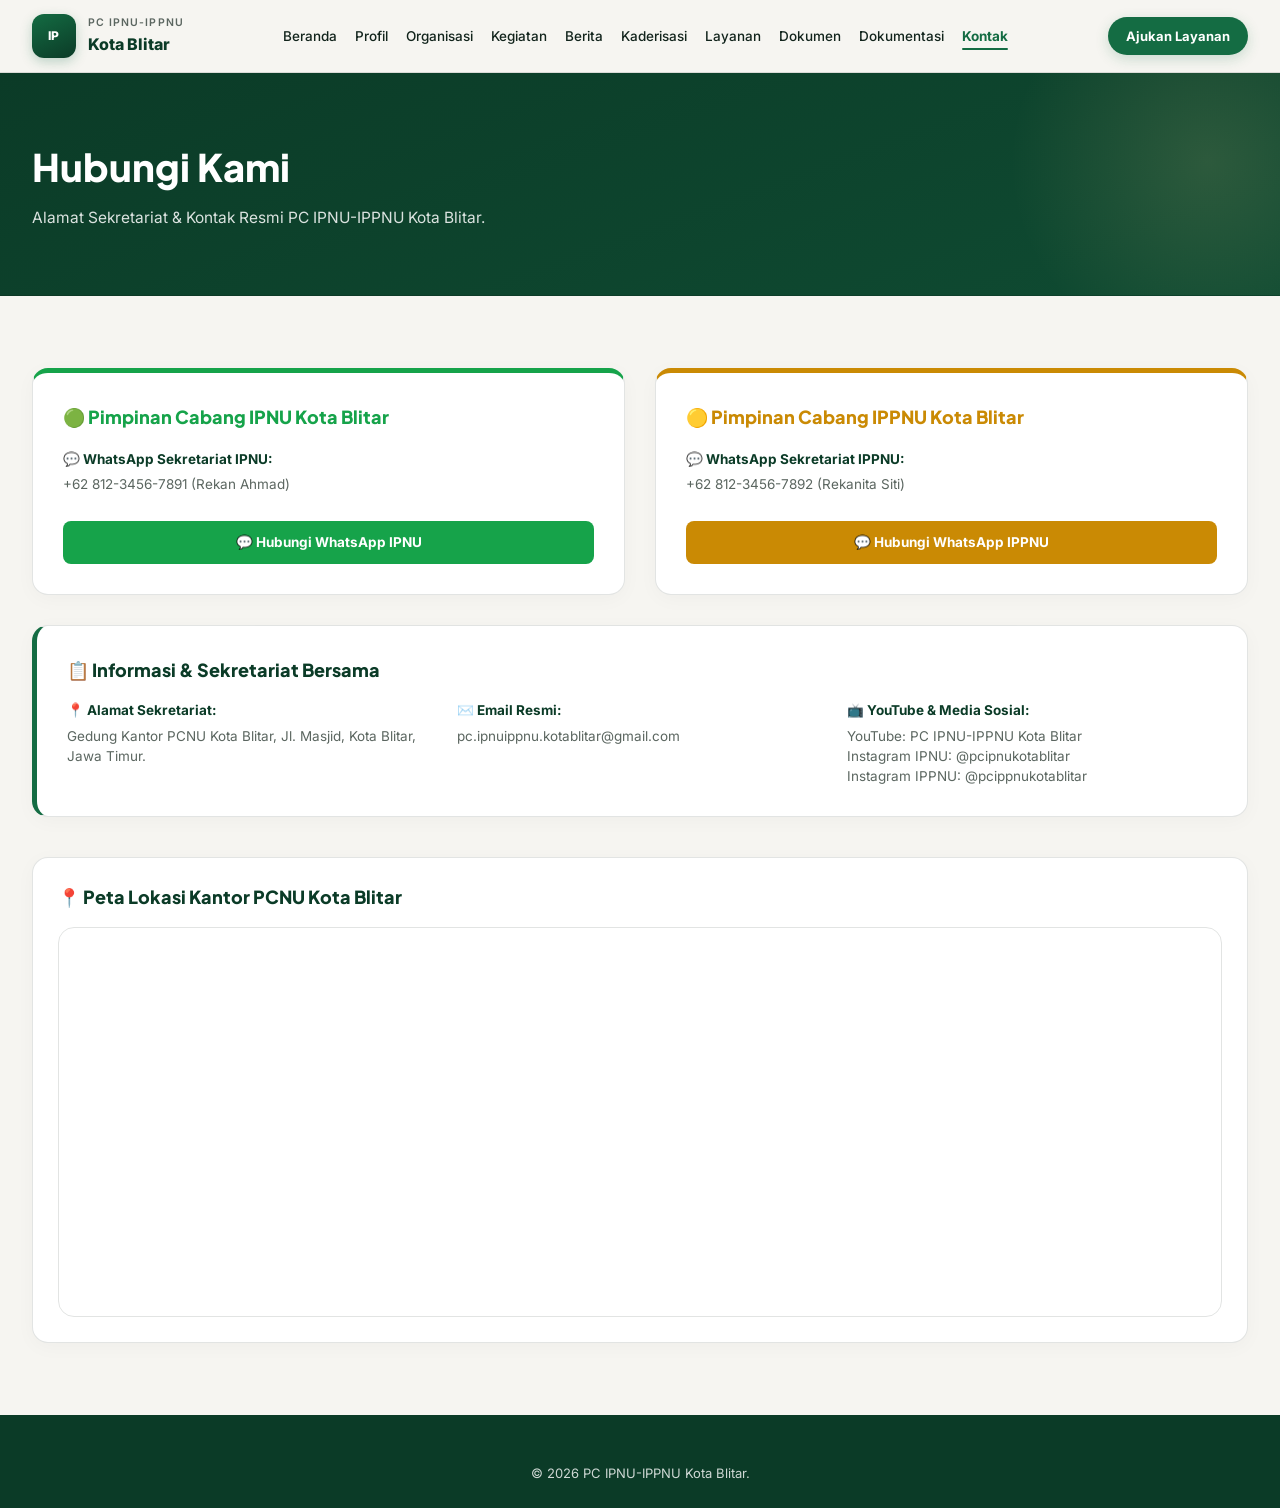
<file: kontak.html>
<!DOCTYPE html>
<html lang="id">
<head>
<meta charset="UTF-8">
<meta name="viewport" content="width=device-width, initial-scale=1.0">
<title>Kontak — PC IPNU-IPPNU Kota Blitar</title>
<link href="https://fonts.googleapis.com/css2?family=Plus+Jakarta+Sans:wght@600;700;800&family=Inter:wght@400;500;600&display=swap" rel="stylesheet">
<link rel="stylesheet" href="style.css">
<style>
  /* Tata Letak Dua Kolom Kontak WhatsApp IPNU & IPPNU */
  .contact-split-wrap {
    display: grid;
    grid-template-columns: 1fr 1fr;
    gap: 30px;
    margin-bottom: 30px;
  }
  .contact-card-box {
    background: var(--white);
    border: 1px solid var(--line);
    border-radius: var(--radius);
    padding: 30px;
    box-shadow: 0 4px 20px rgba(0,0,0,0.03);
    display: flex;
    flex-direction: column;
    justify-content: space-between;
  }
  .contact-card-box.box-ipnu {
    border-top: 5px solid #16a34a;
  }
  .contact-card-box.box-ippnu {
    border-top: 5px solid #ca8a04;
  }

  .contact-card-box h3 {
    font-size: 18px;
    font-weight: 800;
    margin-bottom: 18px;
    display: flex;
    align-items: center;
    gap: 8px;
  }
  .box-ipnu h3 { color: #16a34a; }
  .box-ippnu h3 { color: #ca8a04; }

  .contact-detail-list {
    display: flex;
    flex-direction: column;
    gap: 16px;
    margin-bottom: 25px;
  }
  .contact-detail-item {
    font-size: 13.5px;
    color: var(--ink);
  }
  .contact-detail-item span {
    font-weight: 700;
    display: block;
    color: var(--green-900);
    margin-bottom: 3px;
  }
  .contact-detail-item p {
    margin: 0;
    color: var(--muted);
  }

  .btn-contact-wa {
    display: inline-flex;
    align-items: center;
    justify-content: center;
    gap: 8px;
    padding: 11px 16px;
    border-radius: 8px;
    font-weight: 700;
    font-size: 13.5px;
    text-decoration: none;
    color: #fff;
    transition: opacity 0.2s;
  }
  .box-ipnu .btn-contact-wa { background: #16a34a; }
  .box-ippnu .btn-contact-wa { background: #ca8a04; }
  .btn-contact-wa:hover { opacity: 0.9; }

  /* Kotak Informasi Umum Bersama (Email, Medsos, Alamat) */
  .general-info-box {
    background: var(--white);
    border: 1px solid var(--line);
    border-radius: var(--radius);
    padding: 30px;
    margin-bottom: 40px;
    box-shadow: 0 4px 20px rgba(0,0,0,0.03);
    border-left: 5px solid var(--green-700);
  }
  .general-info-box h3 {
    font-size: 18px;
    font-weight: 800;
    color: var(--green-900);
    margin-bottom: 15px;
  }
  .general-grid {
    display: grid;
    grid-template-columns: repeat(auto-fit, minmax(260px, 1fr));
    gap: 20px;
  }
  .general-item span {
    font-weight: 700;
    color: var(--green-900);
    display: block;
    margin-bottom: 4px;
    font-size: 13.5px;
  }
  .general-item p {
    margin: 0;
    font-size: 13.5px;
    color: var(--muted);
    line-height: 1.5;
  }

  /* Google Maps Embed Container */
  .map-section-box {
    background: var(--white);
    border: 1px solid var(--line);
    border-radius: var(--radius);
    padding: 25px;
    box-shadow: 0 4px 20px rgba(0,0,0,0.03);
  }
  .map-section-box h3 {
    font-size: 18px;
    font-weight: 800;
    color: var(--green-900);
    margin-bottom: 15px;
  }
  .map-embed iframe {
    width: 100%;
    height: 380px;
    border: none;
    border-radius: 8px;
  }

  /* Responsive Mobile */
  @media (max-width: 900px) {
    .contact-split-wrap {
      grid-template-columns: 1fr;
    }
  }
</style>
</head>
<body>
<nav class="site-nav" id="siteNav">
  <div class="nav-inner">
    <a href="index.html" class="brand"><div class="brand-mark">IP</div><div class="brand-text"><div class="t1">PC IPNU-IPPNU</div><div class="t2">Kota Blitar</div></div></a>
    <ul class="nav-links" id="navLinks">
      <li><a href="index.html">Beranda</a></li>
      <li><a href="profil.html">Profil</a></li>
      <li><a href="organisasi.html">Organisasi</a></li>
      <li><a href="kegiatan.html">Kegiatan</a></li>
      <li><a href="berita.html">Berita</a></li>
      <li><a href="kaderisasi.html">Kaderisasi</a></li>
      <li><a href="layanan.html">Layanan</a></li>
      <li><a href="dokumen.html">Dokumen</a></li>
      <li><a href="dokumentasi.html">Dokumentasi</a></li>
      <li><a href="kontak.html" class="active">Kontak</a></li>
    </ul>
    <a href="layanan.html" class="nav-cta">Ajukan Layanan</a>
    <button class="nav-toggle" id="navToggle">☰</button>
  </div>
</nav>

<div class="page-header">
  <div class="wrap">
    <h1>Hubungi Kami</h1>
    <p>Alamat Sekretariat &amp; Kontak Resmi PC IPNU-IPPNU Kota Blitar.</p>
  </div>
</div>

<section class="section">
  <div class="wrap">
    
    <!-- KARTU KONTAK KHUSUS NOMOR WHATSAPP (IPNU & IPPNU) -->
    <div class="contact-split-wrap">
      
      <!-- IPNU -->
      <div class="contact-card-box box-ipnu">
        <div>
          <h3>🟢 Pimpinan Cabang IPNU Kota Blitar</h3>
          <div class="contact-detail-list">
            <div class="contact-detail-item">
              <span>💬 WhatsApp Sekretariat IPNU:</span>
              <p>+62 812-3456-7891 (Rekan Ahmad)</p>
            </div>
          </div>
        </div>
        <a href="https://wa.me/6281234567891" target="_blank" class="btn-contact-wa">💬 Hubungi WhatsApp IPNU</a>
      </div>

      <!-- IPPNU -->
      <div class="contact-card-box box-ippnu">
        <div>
          <h3>🟡 Pimpinan Cabang IPPNU Kota Blitar</h3>
          <div class="contact-detail-list">
            <div class="contact-detail-item">
              <span>💬 WhatsApp Sekretariat IPPNU:</span>
              <p>+62 812-3456-7892 (Rekanita Siti)</p>
            </div>
          </div>
        </div>
        <a href="https://wa.me/6281234567892" target="_blank" class="btn-contact-wa">💬 Hubungi WhatsApp IPPNU</a>
      </div>

    </div>


    <!-- KOTAK INFORMASI UMUM BERSAMA (EMAIL, MEDSOS, ALAMAT) -->
    <div class="general-info-box">
      <h3>📋 Informasi &amp; Sekretariat Bersama</h3>
      <div class="general-grid">
        <div class="general-item">
          <span>📍 Alamat Sekretariat:</span>
          <p>Gedung Kantor PCNU Kota Blitar, Jl. Masjid, Kota Blitar, Jawa Timur.</p>
        </div>
        <div class="general-item">
          <span>✉️ Email Resmi:</span>
          <p>pc.ipnuippnu.kotablitar@gmail.com</p>
        </div>
        <div class="general-item">
          <span>📺 YouTube &amp; Media Sosial:</span>
          <p>YouTube: PC IPNU-IPPNU Kota Blitar<br>Instagram IPNU: @pcipnukotablitar<br>Instagram IPPNU: @pcippnukotablitar</p>
        </div>
      </div>
    </div>


    <!-- PETA LOKASI -->
    <div class="map-section-box">
      <h3>📍 Peta Lokasi Kantor PCNU Kota Blitar</h3>
      <div class="map-embed">
        <iframe src="https://www.google.com/maps?q=Kantor+PCNU+Kota+Blitar&output=embed"></iframe>
      </div>
    </div>

  </div>
</section>

<footer>
  <div class="wrap"><p style="text-align:center; font-size:13px;">© 2026 PC IPNU-IPPNU Kota Blitar.</p></div>
</footer>

<script src="script.js"></script>
</body>
</html>
</file>
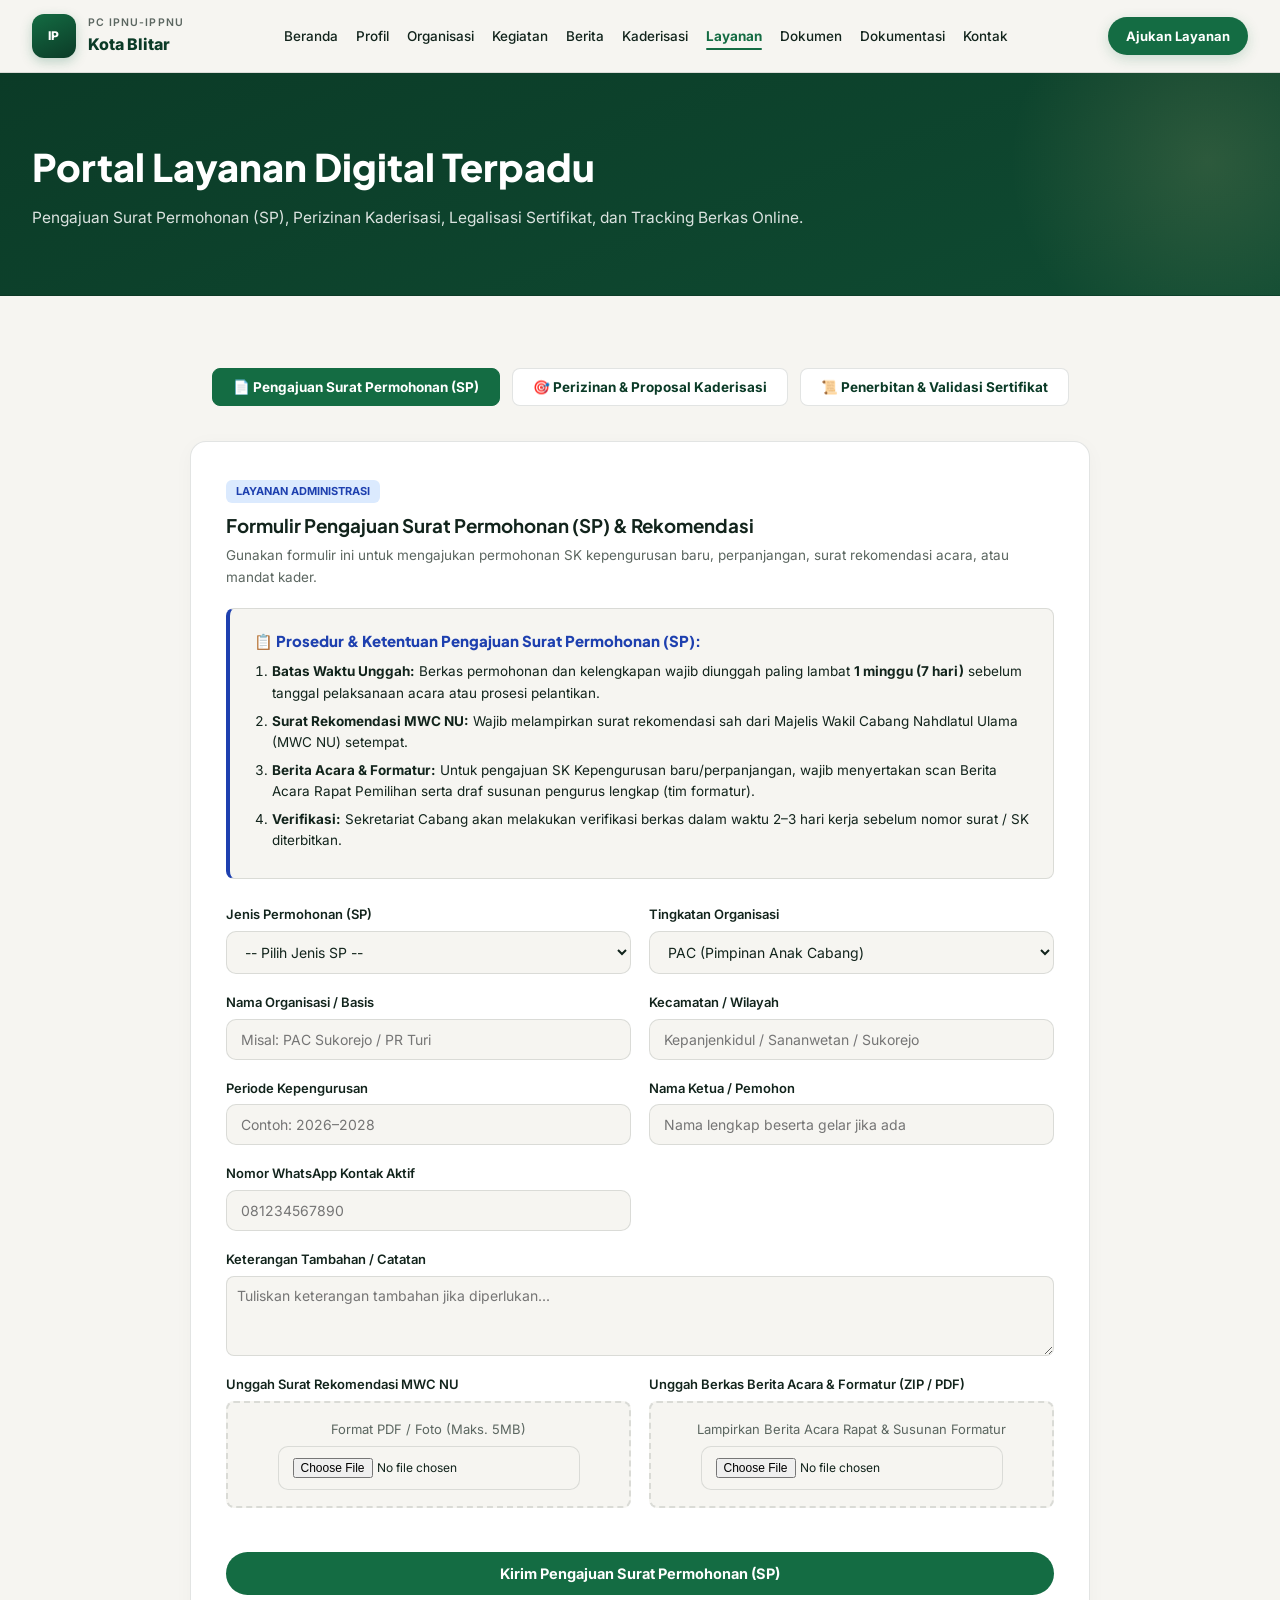
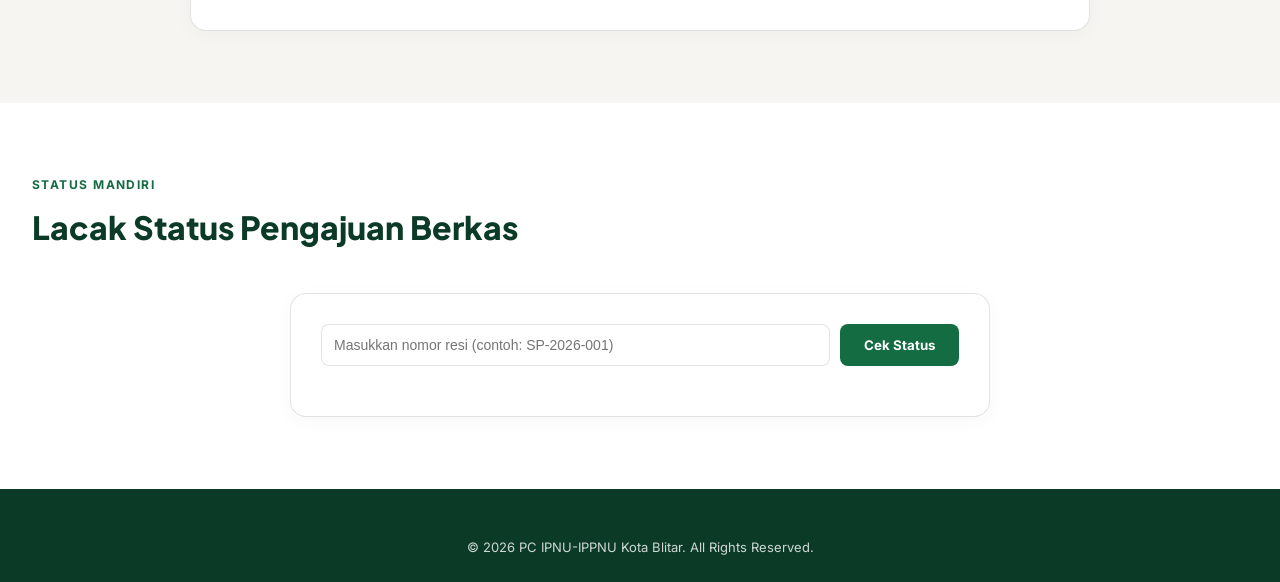
<file: layanan.html>
<!DOCTYPE html>
<html lang="id">
<head>
<meta charset="UTF-8">
<meta name="viewport" content="width=device-width, initial-scale=1.0">
<title>Layanan Digital — PC IPNU-IPPNU Kota Blitar</title>
<link href="https://fonts.googleapis.com/css2?family=Plus+Jakarta+Sans:wght@600;700;800&family=Inter:wght@400;500;600&display=swap" rel="stylesheet">
<link rel="stylesheet" href="style.css">
<style>
  /* Gaya Tambahan Khusus Portal Layanan */
  .service-nav-tabs {
    display: flex;
    gap: 12px;
    margin-bottom: 35px;
    flex-wrap: wrap;
    justify-content: center;
  }
  .tab-btn {
    background: var(--white);
    border: 1px solid var(--line);
    padding: 10px 20px;
    border-radius: 8px;
    font-weight: 700;
    font-size: 13.5px;
    color: var(--green-900);
    cursor: pointer;
    transition: all 0.2s;
  }
  .tab-btn.active, .tab-btn:hover {
    background: var(--green-700);
    color: #fff;
    border-color: var(--green-700);
  }

  .form-panel {
    display: none;
    background: var(--white);
    border: 1px solid var(--line);
    border-radius: var(--radius);
    padding: 35px;
    box-shadow: 0 4px 20px rgba(0,0,0,0.03);
    max-width: 900px;
    margin: 0 auto;
  }
  .form-panel.active {
    display: block;
  }
  .panel-header-badge {
    display: inline-block;
    font-size: 11px;
    font-weight: 700;
    text-transform: uppercase;
    padding: 3px 10px;
    border-radius: 6px;
    margin-bottom: 8px;
  }
  .badge-sp { background: #dbeafe; color: #1e40af; }
  .badge-kad { background: #fef3c7; color: #92400e; }
  .badge-cert { background: #d1fae5; color: #065f46; }

  .file-upload-box {
    border: 2px dashed var(--line);
    padding: 16px;
    border-radius: 8px;
    text-align: center;
    background: var(--paper);
    font-size: 13px;
    color: var(--muted);
  }
  .file-upload-box input {
    margin-top: 6px;
    font-size: 12px;
  }

  .success-alert {
    margin-top: 20px;
    padding: 14px;
    background: #f0fdf4;
    border: 1px solid #bbf7d0;
    color: #166534;
    border-radius: 8px;
    font-size: 13.5px;
    display: none;
  }

  /* Kotak Prosedur & Ketentuan SP */
  .sp-procedure-box {
    background: var(--paper);
    border: 1px solid var(--line);
    border-left: 4px solid #1e40af;
    padding: 20px 24px;
    border-radius: 8px;
    margin-bottom: 25px;
    font-size: 13.5px;
    color: var(--ink);
    line-height: 1.6;
  }
  .sp-procedure-box h4 {
    font-size: 15px;
    font-weight: 800;
    color: #1e40af;
    margin-bottom: 8px;
  }
  .sp-procedure-box ol {
    margin: 6px 0 0 18px;
    padding: 0;
  }
  .sp-procedure-box li {
    margin-bottom: 6px;
  }

  /* Kotak Info Ketentuan Kaderisasi */
  .kader-rule-box {
    background: var(--paper);
    border: 1px solid var(--line);
    border-left: 4px solid var(--green-700);
    padding: 20px;
    border-radius: 8px;
    margin-bottom: 25px;
    font-size: 13.5px;
    color: var(--ink);
    line-height: 1.6;
  }
  .kader-rule-box h4 {
    font-size: 15px;
    font-weight: 800;
    color: var(--green-900);
    margin-bottom: 6px;
  }
</style>
</head>
<body>
<nav class="site-nav" id="siteNav">
  <div class="nav-inner">
    <a href="index.html" class="brand"><div class="brand-mark">IP</div><div class="brand-text"><div class="t1">PC IPNU-IPPNU</div><div class="t2">Kota Blitar</div></div></a>
    <ul class="nav-links" id="navLinks">
      <li><a href="index.html">Beranda</a></li>
      <li><a href="profil.html">Profil</a></li>
      <li><a href="organisasi.html">Organisasi</a></li>
      <li><a href="kegiatan.html">Kegiatan</a></li>
      <li><a href="berita.html">Berita</a></li>
      <li><a href="kaderisasi.html">Kaderisasi</a></li>
      <li><a href="layanan.html" class="active">Layanan</a></li>
      <li><a href="dokumen.html">Dokumen</a></li>
      <li><a href="dokumentasi.html">Dokumentasi</a></li>
      <li><a href="kontak.html">Kontak</a></li>
    </ul>
    <a href="layanan.html" class="nav-cta">Ajukan Layanan</a>
    <button class="nav-toggle" id="navToggle">☰</button>
  </div>
</nav>

<div class="page-header">
  <div class="wrap">
    <h1>Portal Layanan Digital Terpadu</h1>
    <p>Pengajuan Surat Permohonan (SP), Perizinan Kaderisasi, Legalisasi Sertifikat, dan Tracking Berkas Online.</p>
  </div>
</div>

<section class="section">
  <div class="wrap">
    
    <!-- Tab Navigasi Pilihan Layanan -->
    <div class="service-nav-tabs">
      <button class="tab-btn active" onclick="switchForm('sp', event)">📄 Pengajuan Surat Permohonan (SP)</button>
      <button class="tab-btn" onclick="switchForm('kaderisasi', event)">🎯 Perizinan &amp; Proposal Kaderisasi</button>
      <button class="tab-btn" onclick="switchForm('sertifikat', event)">📜 Penerbitan &amp; Validasi Sertifikat</button>
    </div>


    <!-- ================= FORM 1: SURAT PERMOHONAN (SP) & REKOMENDASI ================= -->
    <div class="form-panel active" id="panel-sp">
      <span class="panel-header-badge badge-sp">Layanan Administrasi</span>
      <h3>Formulir Pengajuan Surat Permohonan (SP) &amp; Rekomendasi</h3>
      <p style="font-size:13.5px; color:var(--muted); margin-top:4px; margin-bottom:20px;">Gunakan formulir ini untuk mengajukan permohonan SK kepengurusan baru, perpanjangan, surat rekomendasi acara, atau mandat kader.</p>
      
      <!-- Prosedur & Ketentuan Pengajuan SP -->
      <div class="sp-procedure-box">
        <h4>📋 Prosedur &amp; Ketentuan Pengajuan Surat Permohonan (SP):</h4>
        <ol>
          <li><strong>Batas Waktu Unggah:</strong> Berkas permohonan dan kelengkapan wajib diunggah paling lambat <strong>1 minggu (7 hari)</strong> sebelum tanggal pelaksanaan acara atau prosesi pelantikan.</li>
          <li><strong>Surat Rekomendasi MWC NU:</strong> Wajib melampirkan surat rekomendasi sah dari Majelis Wakil Cabang Nahdlatul Ulama (MWC NU) setempat.</li>
          <li><strong>Berita Acara &amp; Formatur:</strong> Untuk pengajuan SK Kepengurusan baru/perpanjangan, wajib menyertakan scan Berita Acara Rapat Pemilihan serta draf susunan pengurus lengkap (tim formatur).</li>
          <li><strong>Verifikasi:</strong> Sekretariat Cabang akan melakukan verifikasi berkas dalam waktu 2–3 hari kerja sebelum nomor surat / SK diterbitkan.</li>
        </ol>
      </div>

      <!-- Formulir diarahkan ke proses-simpan.php menggunakan method POST -->
      <form id="spForm" action="proses-simpan.php" method="POST" class="form-grid" style="margin-top:20px;">
        <div class="field">
          <label>Jenis Permohonan (SP)</label>
          <select name="layanan" required>
            <option value="">-- Pilih Jenis SP --</option>
            <option value="SP Permohonan SK Kepengurusan Baru (PAC/PK/PR)">SP Permohonan SK Kepengurusan Baru (PAC/PK/PR)</option>
            <option value="SP Perpanjangan Masa Khidmat Kepengurusan">SP Perpanjangan Masa Khidmat Kepengurusan</option>
            <option value="SP Rekomendasi Kegiatan Eksternal / Kerjasama">SP Rekomendasi Kegiatan Eksternal / Kerjasama</option>
            <option value="SP Permohonan Mandat / Delegasi Acara">SP Permohonan Mandat / Delegasi Acara</option>
          </select>
        </div>

        <div class="field">
          <label>Tingkatan Organisasi</label>
          <select name="tingkatan" required>
            <option value="PAC">PAC (Pimpinan Anak Cabang)</option>
            <option value="PK">PK (Pimpinan Komisariat)</option>
            <option value="PR">PR (Pimpinan Ranting)</option>
          </select>
        </div>

        <div class="field">
          <label>Nama Organisasi / Basis</label>
          <input name="instansi" required placeholder="Misal: PAC Sukorejo / PR Turi">
        </div>

        <div class="field">
          <label>Kecamatan / Wilayah</label>
          <input name="wilayah" required placeholder="Kepanjenkidul / Sananwetan / Sukorejo">
        </div>

        <div class="field">
          <label>Periode Kepengurusan</label>
          <input name="periode" required placeholder="Contoh: 2026–2028">
        </div>

        <div class="field">
          <label>Nama Ketua / Pemohon</label>
          <input name="nama_pemohon" required placeholder="Nama lengkap beserta gelar jika ada">
        </div>

        <div class="field">
          <label>Nomor WhatsApp Kontak Aktif</label>
          <input name="telepon" required type="tel" placeholder="081234567890">
        </div>

        <div class="field full">
          <label>Keterangan Tambahan / Catatan</label>
          <textarea name="keterangan" rows="3" placeholder="Tuliskan keterangan tambahan jika diperlukan..." style="width:100%; padding:10px; border:1px solid var(--line); border-radius:8px; font-family:inherit;"></textarea>
        </div>

        <div class="field">
          <label>Unggah Surat Rekomendasi MWC NU</label>
          <div class="file-upload-box">
            <span>Format PDF / Foto (Maks. 5MB)</span>
            <input type="file" accept=".pdf,.jpg,.png" required>
          </div>
        </div>

        <div class="field">
          <label>Unggah Berkas Berita Acara &amp; Formatur (ZIP / PDF)</label>
          <div class="file-upload-box">
            <span>Lampirkan Berita Acara Rapat &amp; Susunan Formatur</span>
            <input type="file" accept=".pdf,.zip,.rar" required>
          </div>
        </div>

        <div class="field full">
          <button type="submit" class="form-submit">Kirim Pengajuan Surat Permohonan (SP)</button>
        </div>
      </form>
    </div>


    <!-- ================= FORM 2: PENGAJUAN KADERISASI ================= -->
    <div class="form-panel" id="panel-kaderisasi">
      <span class="panel-header-badge badge-kad">Layanan Kaderisasi</span>
      <h3>Formulir Pengajuan &amp; Perizinan Kegiatan Kaderisasi</h3>
      <p style="font-size:13.5px; color:var(--muted); margin-top:4px; margin-bottom:20px;">Pemberitahuan resmi dan permohonan instruktur/pemandu untuk agenda pengkaderan formal.</p>
      
      <!-- Ketentuan Penyelenggaraan MAKESTA & LAKMUD -->
      <div class="kader-rule-box">
        <h4>📌 Ketentuan Penyelenggaraan Jenjang:</h4>
        <ul style="margin:6px 0 0 18px; padding:0;">
          <li><strong>MAKESTA (Masa Kesetiaan Anggota):</strong> Dapat diselenggarakan secara mandiri oleh tingkat <strong>Pimpinan Ranting (PR)</strong> atau <strong>Pimpinan Komisariat (PK)</strong> sekolah/pesantren dengan koordinasi bersama PAC dan PC.</li>
          <li><strong>LAKMUD (Latihan Kader Muda):</strong> Wajib diselenggarakan oleh tingkat <strong>Pimpinan Anak Cabang (PAC)</strong> atau atas mandat khusus dari Pimpinan Cabang (PC).</li>
          <li><strong>Batas Waktu Pengajuan:</strong> Proposal wajib diunggah minimal <strong>1 minggu (7 hari)</strong> sebelum acara dimulai agar jadwal instruktur dapat dikoordinasikan.</li>
        </ul>
      </div>

      <form id="kadForm" action="proses-simpan.php" method="POST" class="form-grid" style="margin-top:20px;">
        <input type="hidden" name="layanan" value="Perizinan Kaderisasi">
        <div class="field">
          <label>Nama Kegiatan</label>
          <input name="nama_kegiatan" required placeholder="Misal: MAKESTA PR Turi / LAKMUD PAC Sukorejo">
        </div>

        <div class="field">
          <label>Tingkatan Kaderisasi</label>
          <select name="tingkatan_kaderisasi" required>
            <option>MAKESTA (Tingkat Ranting / Komisariat)</option>
            <option>LAKMUD (Tingkat Anak Cabang / PAC)</option>
            <option>LATPEL / LATIN (Latihan Pelatih Instruktur)</option>
          </select>
        </div>

        <div class="field">
          <label>Penyelenggara (Ranting / Komisariat / PAC)</label>
          <input name="instansi" required placeholder="Nama kepanitiaan pelaksana">
        </div>

        <div class="field">
          <label>Nama Ketua Panitia (Pemohon)</label>
          <input name="nama_pemohon" required placeholder="Nama lengkap ketua panitia">
        </div>

        <div class="field">
          <label>Rencana Tanggal Pelaksanaan</label>
          <input name="tanggal_pelaksanaan" type="date" required>
        </div>

        <div class="field">
          <label>Estimasi Jumlah Peserta</label>
          <input name="estimasi_peserta" type="number" required placeholder="Contoh: 40 orang">
        </div>

        <div class="field full">
          <label>Keterangan / Catatan Tambahan</label>
          <textarea name="keterangan" rows="3" placeholder="Tuliskan detail tempat atau catatan lainnya..." style="width:100%; padding:10px; border:1px solid var(--line); border-radius:8px; font-family:inherit;"></textarea>
        </div>

        <div class="field full">
          <label>Unggah Proposal Kegiatan &amp; Rundown Acara (PDF)</label>
          <div class="file-upload-box">
            <span>Pilih file proposal berstempel panitia penyelenggara</span>
            <input type="file" accept=".pdf" required>
          </div>
        </div>

        <div class="field full">
          <button type="submit" class="form-submit">Kirim Pengajuan Perizinan Kaderisasi</button>
        </div>
      </form>
    </div>


    <!-- ================= FORM 3: SERTIFIKAT & VALIDASI ================= -->
    <div class="form-panel" id="panel-sertifikat">
      <span class="panel-header-badge badge-cert">Layanan Sertifikasi</span>
      <h3>Formulir Penerbitan &amp; Validasi Sertifikat Kaderisasi</h3>
      <p style="font-size:13.5px; color:var(--muted); margin-top:4px;">Pengajuan blangko sertifikat resmi atau legalisasi bagi alumni pengkaderan IPNU-IPPNU Kota Blitar.</p>
      
      <form id="certForm" action="proses-simpan.php" method="POST" class="form-grid" style="margin-top:20px;">
        <input type="hidden" name="layanan" value="Penerbitan/Validasi Sertifikat">
        <div class="field">
          <label>Jenis Layanan Sertifikat</label>
          <select name="jenis_sertifikat" required>
            <option>Permohonan Cetak Blangko Sertifikat Baru</option>
            <option>Legalisasi / Validasi Keaslian Sertifikat Lama</option>
            <option>Penggantian Sertifikat Rusak / Hilang</option>
          </select>
        </div>

        <div class="field">
          <label>Jenis Pengkaderan</label>
          <select name="jenjang_kader" required>
            <option>MAKESTA</option>
            <option>LAKMUD</option>
            <option>Demisioner / Pengurus Cabang</option>
          </select>
        </div>

        <div class="field">
          <label>Nama Peserta / Pemohon</label>
          <input name="nama_pemohon" required placeholder="Sesuai nama lengkap di KTA/Ijazah">
        </div>

        <div class="field">
          <label>Tahun Pelaksanaan Kegiatan</label>
          <input name="tahun_kegiatan" required placeholder="Contoh: 2025">
        </div>

        <div class="field full">
          <label>Keterangan Tambahan</label>
          <textarea name="keterangan" rows="3" placeholder="Informasi tambahan terkait sertifikat..." style="width:100%; padding:10px; border:1px solid var(--line); border-radius:8px; font-family:inherit;"></textarea>
        </div>

        <div class="field full">
          <label>Unggah Data Peserta (Excel/CSV) atau Scan Sertifikat Lama</label>
          <div class="file-upload-box">
            <span>Lampirkan daftar nama peserta atau file pendukung</span>
            <input type="file" accept=".pdf,.xlsx,.xls,.jpg" required>
          </div>
        </div>

        <div class="field full">
          <button type="submit" class="form-submit">Kirim Permohonan Sertifikat</button>
        </div>
      </form>
    </div>

  </div>
</section>

<!-- TRACKING STATUS BERKAS -->
<section class="section alt" id="tracking">
  <div class="wrap">
    <div class="section-head">
      <div class="section-eyebrow">Status Mandiri</div>
      <h2>Lacak Status Pengajuan Berkas</h2>
    </div>
    <div class="track-box" style="background:var(--white); border:1px solid var(--line); border-radius:var(--radius); padding:30px; max-width:700px; margin:0 auto; box-shadow:0 4px 20px rgba(0,0,0,0.03);">
      <div class="track-input-row" style="display:flex; gap:10px; flex-wrap:wrap;">
        <input id="trackInput" placeholder="Masukkan nomor resi (contoh: SP-2026-001)" style="flex:1; padding:12px; border:1px solid var(--line); border-radius:8px; font-size:14px;">
        <button onclick="checkTracking()" style="background:var(--green-700); color:#fff; border:none; padding:12px 24px; border-radius:8px; font-weight:700; cursor:pointer;">Cek Status</button>
      </div>
      <div class="track-result" id="trackResult" style="margin-top:20px;"></div>
    </div>
  </div>
</section>

<footer>
  <div class="wrap"><p style="text-align:center; font-size:13px;">© 2026 PC IPNU-IPPNU Kota Blitar. All Rights Reserved.</p></div>
</footer>

<script src="script.js"></script>
<script>
  // Fungsi Tab Interaktif untuk Berpindah Formulir Layanan
  function switchForm(type, evt) {
    const tabs = document.querySelectorAll('.tab-btn');
    tabs.forEach(t => t.classList.remove('active'));
    evt.currentTarget.classList.add('active');

    document.getElementById('panel-sp').classList.remove('active');
    document.getElementById('panel-kaderisasi').classList.remove('active');
    document.getElementById('panel-sertifikat').classList.remove('active');

    if(type === 'sp') {
      document.getElementById('panel-sp').classList.add('active');
    } else if(type === 'kaderisasi') {
      document.getElementById('panel-kaderisasi').classList.add('active');
    } else if(type === 'sertifikat') {
      document.getElementById('panel-sertifikat').classList.add('active');
    }
  }

  // Simulasi Tracking Berkas
  function checkTracking() {
    const val = document.getElementById('trackInput').value.trim();
    const res = document.getElementById('trackResult');
    if(!val) {
      res.innerHTML = '<p style="color:#dc2626; font-size:13.5px;">⚠️ Mohon masukkan nomor resi pengajuan Anda terlebih dahulu.</p>';
      return;
    }
    res.innerHTML = `
      <div style="background:var(--paper); padding:16px; border-radius:8px; border:1px solid var(--line); font-size:13.5px;">
        <p style="margin-bottom:6px;"><strong>Nomor Resi:</strong> ${val}</p>
        <p style="margin-bottom:6px;"><strong>Status:</strong> <span style="color:#166534; font-weight:700;">🟢 Sedang Verifikasi Berkas Sekretariat</span></p>
        <p style="color:var(--muted); font-size:12.5px; margin:0;">Berkas persyaratan lengkap (Surat Rekomendasi MWC &amp; Berita Acara) sedang diperiksa oleh pengurus harian.</p>
      </div>
    `;
  }
</script>
</body>
</html>
</file>
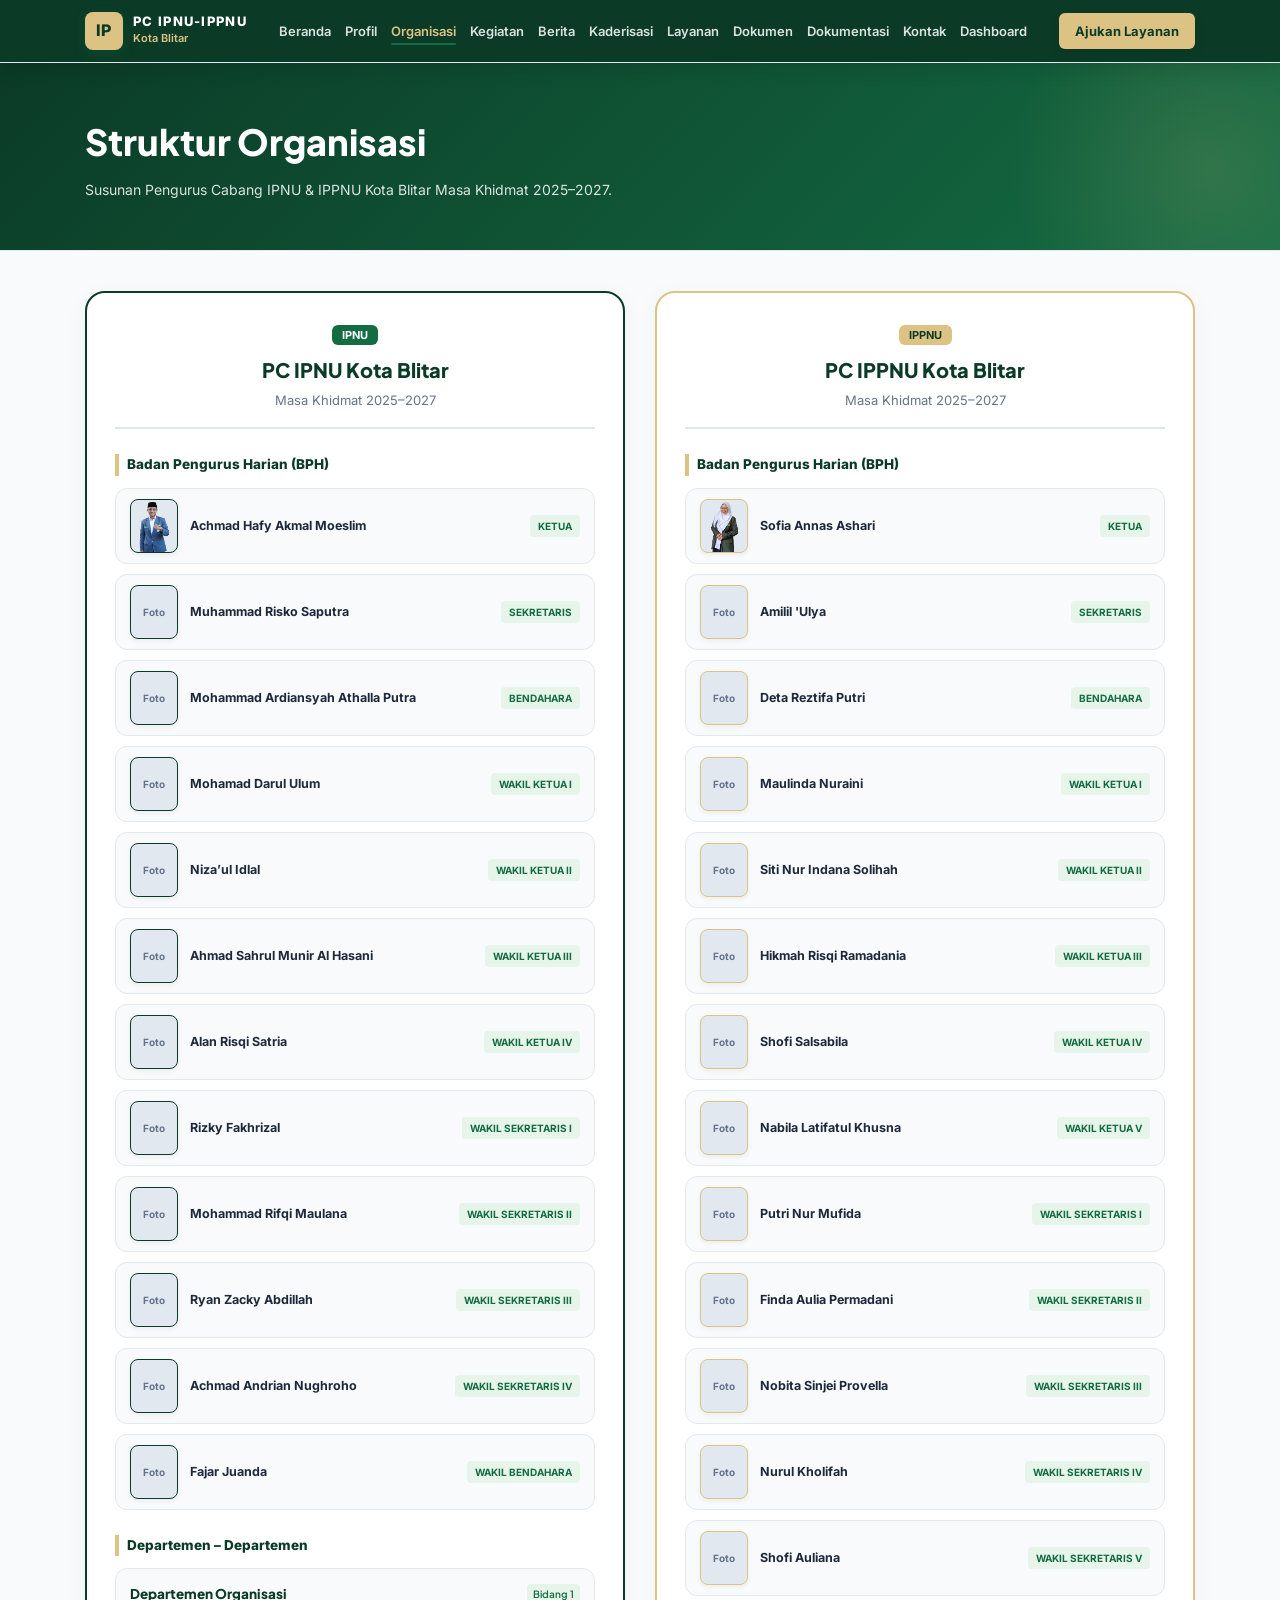
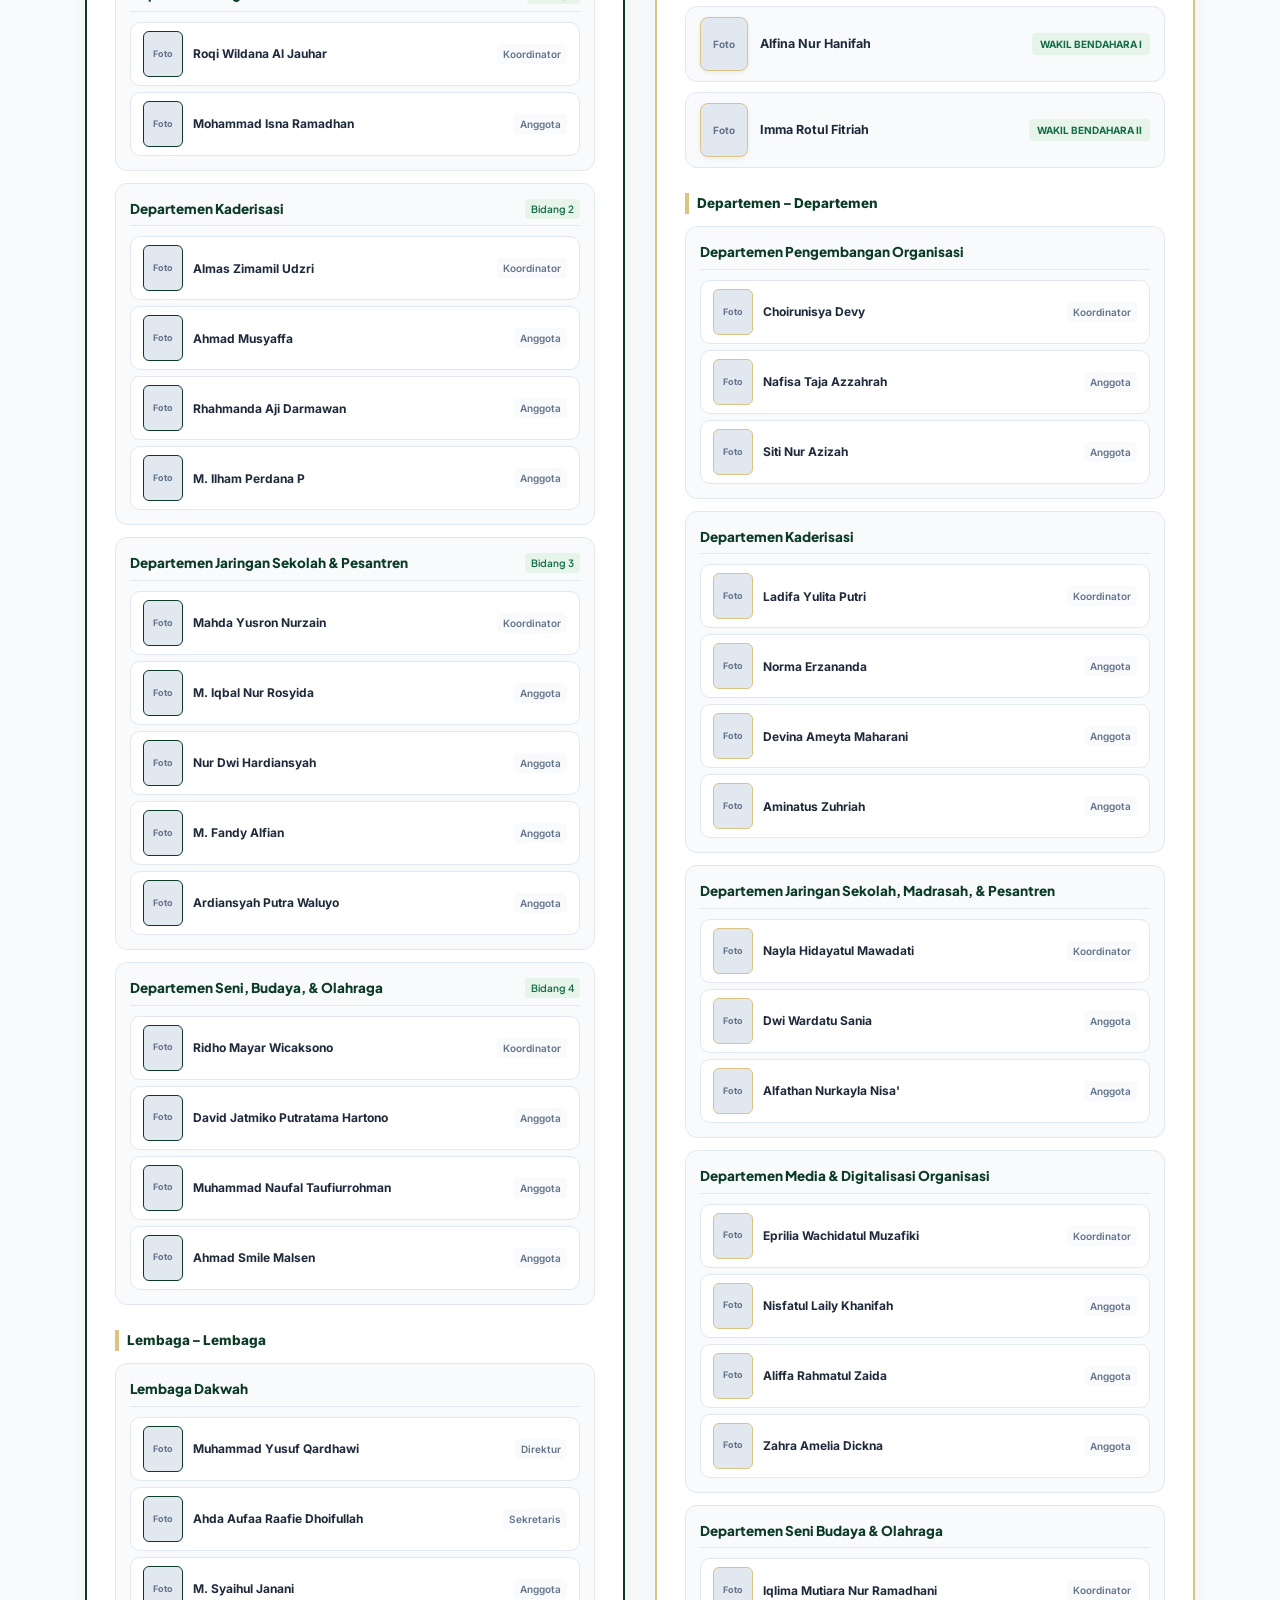
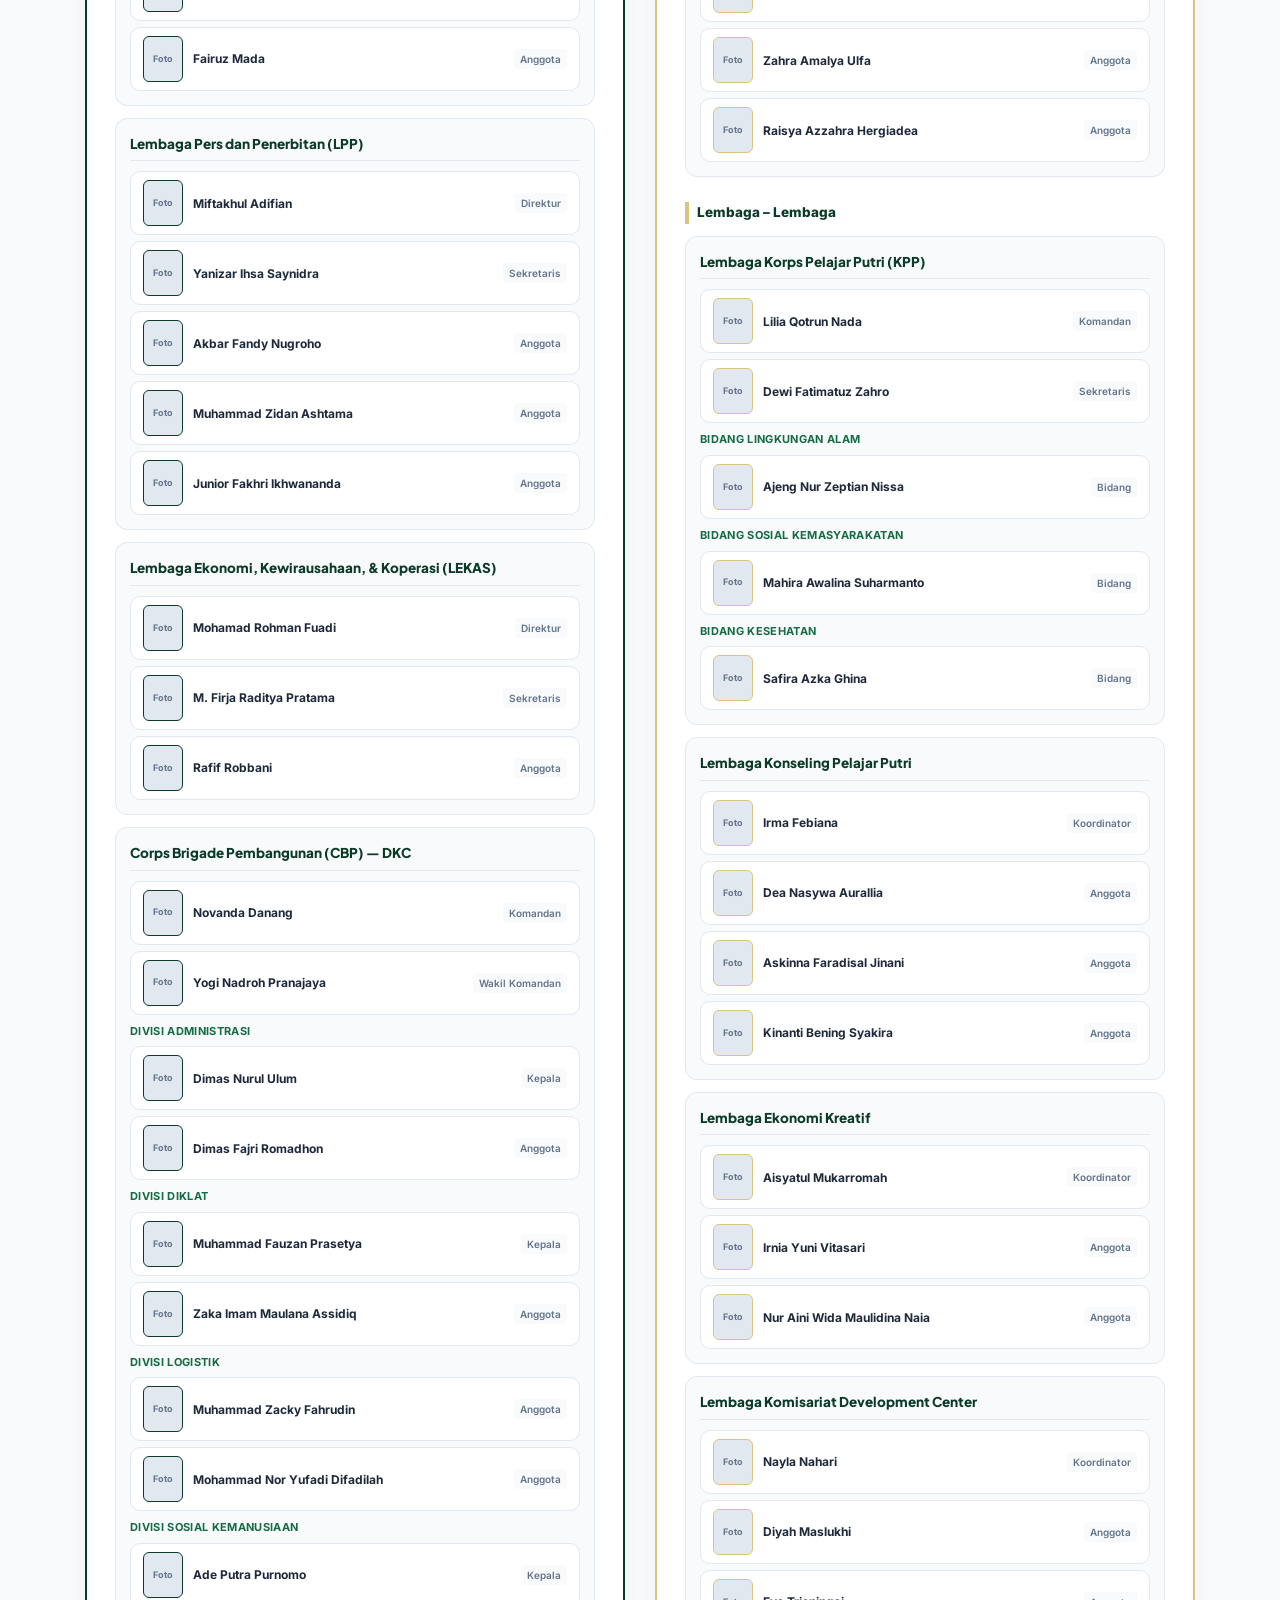
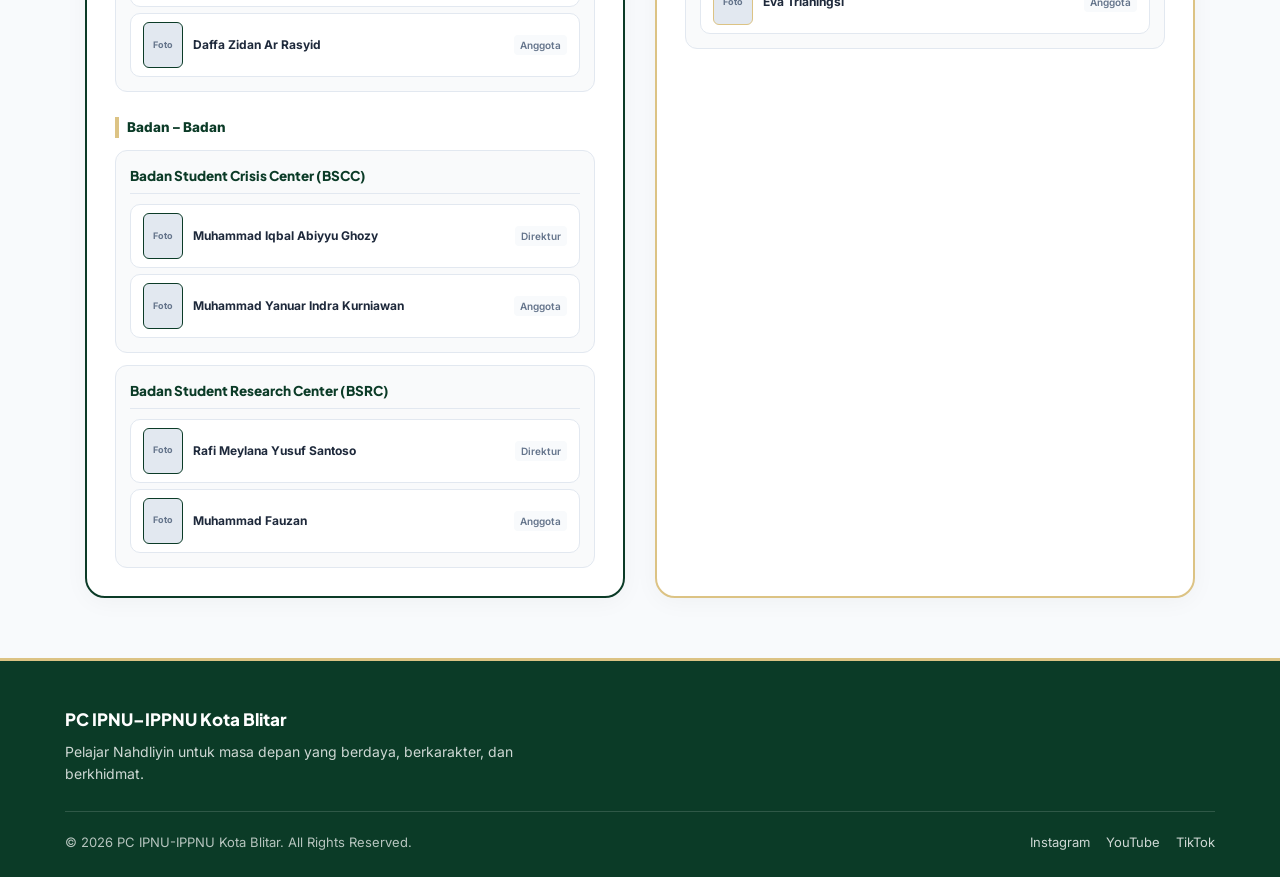
<file: organisasi.html>
<!DOCTYPE html>
<html lang="id">
<head>
<meta charset="UTF-8">
<meta name="viewport" content="width=device-width, initial-scale=1.0">
<title>Organisasi — PC IPNU-IPPNU Kota Blitar</title>
<link href="https://fonts.googleapis.com/css2?family=Plus+Jakarta+Sans:wght@600;700;800&family=Inter:wght@400;500;600&display=swap" rel="stylesheet">
<link rel="stylesheet" href="style.css">
<style>
  :root {
    --green-900: #0B3B27;
    --green-700: #146C43;
    --gold: #DCC384;
    --ink: #1E293B;
    --line: #E2E8F0;
    --bg-light: #F8FAFC;
    --white: #FFFFFF;
    --paper: #F8FAFC;
    --muted: #64748B;
  }

  * { box-sizing: border-box; }
  body {
    font-family: 'Inter', sans-serif;
    background-color: var(--bg-light);
    color: var(--ink);
    margin: 0;
    padding: 0;
    overflow-x: hidden;
    -webkit-text-size-adjust: 100%;
  }

  /* ================= NAVIGASI UTAMA ================= */
  nav.site-nav {
    background: #0B3B27 !important;
    position: sticky !important;
    top: 0 !important;
    z-index: 9999 !important;
    width: 100% !important;
    box-shadow: 0 4px 20px rgba(0,0,0,0.15);
  }
  .nav-inner {
    max-width: 1150px;
    margin: 0 auto;
    padding: 12px 20px !important;
    display: flex !important;
    align-items: center !important;
    justify-content: space-between !important;
  }
  .brand {
    display: flex !important;
    align-items: center !important;
    gap: 10px !important;
    text-decoration: none !important;
  }
  .brand-mark {
    width: 38px !important; 
    height: 38px !important;
    background: #DCC384 !important;
    color: #0B3B27 !important;
    font-weight: 800 !important;
    border-radius: 8px !important;
    display: flex !important; 
    align-items: center !important; 
    justify-content: center !important;
    font-size: 16px !important;
    flex-shrink: 0;
  }
  .brand-text .t1 { font-size: 13px !important; font-weight: 800 !important; color: #FFFFFF !important; line-height: 1.2 !important; }
  .brand-text .t2 { font-size: 11px !important; color: #DCC384 !important; font-weight: 600 !important; }

  /* Desktop Menu Links */
  ul.nav-links {
    display: flex !important;
    gap: 14px !important;
    list-style: none !important;
    margin: 0 !important;
    padding: 0 !important;
    align-items: center !important;
  }
  ul.nav-links li a {
    color: rgba(255,255,255,0.85) !important;
    text-decoration: none !important;
    font-size: 13px !important;
    font-weight: 600 !important;
    transition: color 0.2s;
  }
  ul.nav-links li a:hover, ul.nav-links li a.active {
    color: #DCC384 !important;
  }

  /* TOMBOL KANAN ATAS ("Ajukan Layanan") */
  .nav-cta {
    background: #DCC384 !important;
    color: #0B3B27 !important;
    padding: 8px 16px !important;
    border-radius: 6px !important;
    font-size: 13px !important;
    font-weight: 700 !important;
    text-decoration: none !important;
    display: inline-block !important;
    box-shadow: 0 4px 12px rgba(0,0,0,0.1);
    transition: opacity 0.2s;
  }
  .nav-cta:hover {
    opacity: 0.9;
  }

  /* Tombol Hamburger HP */
  button#navToggle {
    display: none !important;
    background: transparent !important;
    border: 2px solid #DCC384 !important;
    color: #DCC384 !important;
    font-size: 24px !important;
    cursor: pointer !important;
    padding: 4px 10px !important;
    border-radius: 6px !important;
    line-height: 1 !important;
  }

  /* HEADER HALAMAN */
  .page-header {
    background: linear-gradient(135deg, #0B3B27, #146C43);
    color: #FFFFFF;
    padding: 50px 20px;
    text-align: left;
  }
  .page-header .wrap {
    max-width: 1150px;
    margin: 0 auto;
  }
  .page-header h1 {
    font-family: 'Plus Jakarta Sans', sans-serif;
    font-size: clamp(26px, 4vw, 36px);
    font-weight: 800;
    margin-bottom: 8px;
  }
  .page-header p {
    font-size: 14px;
    color: rgba(255, 255, 255, 0.85);
    line-height: 1.5;
  }

  /* KONTEN ORGANISASI */
  .section { padding: 40px 0 60px; }
  .wrap { max-width: 1150px; margin: 0 auto; padding-left: 20px; padding-right: 20px; }

  .org-side-by-side {
    display: grid;
    grid-template-columns: 1fr 1fr;
    gap: 30px;
    align-items: start;
  }
  
  .org-container {
    background: var(--white);
    border-radius: 20px;
    padding: 28px;
    box-shadow: 0 4px 25px rgba(0,0,0,0.04);
    height: 100%;
    display: flex;
    flex-direction: column;
    justify-content: space-between;
  }
  .container-ipnu { border: 2px solid #0B3B27; }
  .container-ippnu { border: 2px solid #DCC384; }
  
  .org-header-title {
    text-align: center;
    border-bottom: 2px solid var(--line);
    padding-bottom: 16px;
    margin-bottom: 24px;
  }
  .org-header-title h2 {
    font-size: 20px;
    font-weight: 800;
    color: var(--green-900);
    margin: 8px 0 4px;
  }
  .org-header-title span.badge-ipnu {
    background: var(--green-700);
    color: #fff;
    padding: 3px 10px;
    border-radius: 6px;
    font-size: 11px;
    font-weight: 700;
    text-transform: uppercase;
  }
  .org-header-title span.badge-ippnu {
    background: var(--gold);
    color: var(--green-900);
    padding: 3px 10px;
    border-radius: 6px;
    font-size: 11px;
    font-weight: 700;
    text-transform: uppercase;
  }

  .section-block-title {
    font-size: 13.5px;
    font-weight: 800;
    color: var(--green-900);
    margin: 25px 0 12px;
    display: flex;
    align-items: center;
    gap: 6px;
    border-left: 4px solid var(--gold);
    padding-left: 8px;
  }

  /* BPH GRID DENGAN ANIMASI KOTAK (HOVER/ACTIVE EFFECT) */
  .bph-grid {
    display: flex;
    flex-direction: column;
    gap: 10px;
  }
  .bph-item {
    background: var(--paper);
    border: 1px solid var(--line);
    padding: 10px 14px;
    border-radius: 12px;
    display: flex;
    justify-content: space-between;
    align-items: center;
    gap: 12px;
    cursor: pointer;
    transition: all 0.25s cubic-bezier(0.4, 0, 0.2, 1);
  }
  /* ANIMASI SAAT KOTAK DIPIJET/DI-KLIK ATAU DI-HOVER */
  .bph-item:hover {
    transform: translateY(-2px);
    box-shadow: 0 6px 16px rgba(0,0,0,0.06);
    background: var(--white);
  }
  .container-ipnu .bph-item:hover { border-color: #0B3B27; }
  .container-ippnu .bph-item:hover { border-color: #DCC384; }
  .bph-item:active {
    transform: scale(0.98);
  }

  .bph-left {
    display: flex;
    align-items: center;
    gap: 12px;
  }
  
  /* KOTAK FOTO DI SEBELAH KIRI (UKURAN LEBIH JELAS & PROPORSIONAL) */
  .person-avatar-lg {
    width: 48px;
    height: 54px;
    border-radius: 8px;
    background: #E2E8F0;
    object-fit: cover;
    display: flex;
    align-items: center;
    justify-content: center;
    font-size: 10px;
    font-weight: 700;
    color: var(--muted);
    flex-shrink: 0;
    overflow: hidden;
    box-shadow: 0 2px 5px rgba(0,0,0,0.06);
    transition: transform 0.2s;
  }
  .bph-item:hover .person-avatar-lg {
    transform: scale(1.05);
  }
  .container-ipnu .person-avatar-lg { border: 1.5px solid #0B3B27; }
  .container-ippnu .person-avatar-lg { border: 1.5px solid #DCC384; }

  .person-avatar-lg img { width: 100%; height: 100%; object-fit: cover; }
  
  .bph-item .val {
    font-size: 12.5px;
    font-weight: 700;
    color: var(--ink);
  }
  .bph-item .label {
    font-size: 10px;
    font-weight: 700;
    color: var(--green-700);
    background: #E6F4EA;
    padding: 3px 8px;
    border-radius: 4px;
    text-transform: uppercase;
    text-align: right;
    flex-shrink: 0;
  }

  /* KARTU UNIT / DEPARTEMEN DENGAN ANIMASI KOTAK */
  .unit-card-grid {
    display: flex;
    flex-direction: column;
    gap: 12px;
  }
  .unit-card {
    background: #F9FAFB;
    border: 1px solid var(--line);
    border-radius: 12px;
    padding: 14px;
  }
  .unit-card h4 {
    font-size: 13.5px;
    font-weight: 800;
    color: var(--green-900);
    margin-bottom: 10px;
    display: flex;
    justify-content: space-between;
    align-items: center;
    border-bottom: 1px solid var(--line);
    padding-bottom: 6px;
  }
  .unit-card h4 span.tag {
    font-size: 10px;
    background: #E6F4EA;
    color: var(--green-700);
    padding: 2px 6px;
    border-radius: 4px;
    font-weight: 600;
  }

  .div-group { margin-bottom: 8px; }
  .div-group:last-child { margin-bottom: 0; }
  .div-title {
    font-size: 11px;
    font-weight: 700;
    color: var(--green-700);
    text-transform: uppercase;
    letter-spacing: .03em;
    margin-bottom: 6px;
  }
  
  .member-list {
    list-style: none;
    padding: 0;
    margin: 0;
    display: flex;
    flex-direction: column;
    gap: 6px;
  }
  .member-item {
    font-size: 12px;
    color: var(--ink);
    background: var(--white);
    padding: 8px 12px;
    border-radius: 10px;
    border: 1px solid var(--line);
    display: flex;
    justify-content: space-between;
    align-items: center;
    gap: 10px;
    cursor: pointer;
    transition: all 0.25s cubic-bezier(0.4, 0, 0.2, 1);
  }
  .member-item:hover {
    transform: translateY(-2px);
    box-shadow: 0 4px 12px rgba(0,0,0,0.05);
  }
  .container-ipnu .member-item:hover { border-color: #0B3B27; }
  .container-ippnu .member-item:hover { border-color: #DCC384; }
  .member-item:active { transform: scale(0.98); }

  .member-left-wrap {
    display: flex;
    align-items: center;
    gap: 10px;
  }
  .person-avatar-sm {
    width: 40px;
    height: 46px;
    border-radius: 6px;
    background: #E2E8F0;
    object-fit: cover;
    display: flex;
    align-items: center;
    justify-content: center;
    font-size: 9px;
    font-weight: 700;
    color: var(--muted);
    flex-shrink: 0;
    overflow: hidden;
  }
  .container-ipnu .person-avatar-sm { border: 1.5px solid #0B3B27; }
  .container-ippnu .person-avatar-sm { border: 1.5px solid #DCC384; }

  .person-avatar-sm img { width: 100%; height: 100%; object-fit: cover; }

  .member-item .name-left {
    font-weight: 700;
    color: var(--ink);
  }
  .member-item .role-right {
    font-size: 10px;
    font-weight: 600;
    color: var(--muted);
    background: var(--paper);
    padding: 2px 6px;
    border-radius: 4px;
    flex-shrink: 0;
  }

  /* FOOTER */
  .footer-modern { background: #0B3B27; color: #FFFFFF; padding: 45px 20px 25px; border-top: 3px solid #DCC384; }
  .footer-content { max-width: 1150px; margin: 0 auto; padding-bottom: 25px; border-bottom: 1px solid rgba(255,255,255,0.15); }
  .footer-content h4 { font-size: 17px; font-weight: 800; color: #FFFFFF; margin-bottom: 8px; }
  .footer-content p { font-size: 14px; color: rgba(255,255,255,0.8); line-height: 1.6; max-width: 480px; margin: 0; }
  .footer-bottom { max-width: 1150px; margin: 20px auto 0; display: flex; align-items: center; justify-content: space-between; font-size: 13px; color: rgba(255,255,255,0.7); }
  .footer-sosmed { display: flex; gap: 16px; }
  .footer-sosmed a { color: rgba(255,255,255,0.8); text-decoration: none; font-size: 13px; }
  .footer-sosmed a:hover { color: #DCC384; }

  @media (max-width: 1024px) {
    .org-side-by-side { grid-template-columns: 1fr; }
    button#navToggle { display: block !important; }
    .nav-cta { display: none !important; }
    ul.nav-links {
      display: none !important;
      position: absolute !important;
      top: 100% !important;
      left: 0 !important;
      width: 100% !important;
      background: #0B3B27 !important;
      flex-direction: column !important;
      padding: 20px 0 !important;
      gap: 12px !important;
      text-align: center !important;
      box-shadow: 0 15px 30px rgba(0,0,0,0.3) !important;
      border-top: 1px solid rgba(255,255,255,0.15) !important;
      z-index: 9999 !important;
    }
    ul.nav-links.show { display: flex !important; }
    ul.nav-links li { width: 100% !important; }
    ul.nav-links li a { font-size: 15px !important; padding: 8px 0 !important; display: block !important; }
    .footer-bottom { flex-direction: column; gap: 14px; text-align: center; }
  }
</style>
</head>
<body>

<!-- NAVIGASI UTAMA -->
<nav class="site-nav" id="siteNav">
  <div class="nav-inner">
    <a href="index.html" class="brand">
      <div class="brand-mark">IP</div>
      <div class="brand-text">
        <div class="t1">PC IPNU-IPPNU</div>
        <div class="t2">Kota Blitar</div>
      </div>
    </a>
    <ul class="nav-links" id="navLinks">
      <li><a href="index.html">Beranda</a></li>
      <li><a href="profil.html">Profil</a></li>
      <li><a href="organisasi.html" class="active">Organisasi</a></li>
      <li><a href="kegiatan.html">Kegiatan</a></li>
      <li><a href="berita.html">Berita</a></li>
      <li><a href="kaderisasi.html">Kaderisasi</a></li>
      <li><a href="layanan.html">Layanan</a></li>
      <li><a href="dokumen.html">Dokumen</a></li>
      <li><a href="dokumentasi.html">Dokumentasi</a></li>
      <li><a href="kontak.html">Kontak</a></li>
      <li><a href="dashboard.html">Dashboard</a></li>
    </ul>
    <a href="layanan.html" class="nav-cta">Ajukan Layanan</a>
    <button id="navToggle" aria-label="Toggle Menu">☰</button>
  </div>
</nav>

<!-- HEADER -->
<div class="page-header">
  <div class="wrap">
    <h1>Struktur Organisasi</h1>
    <p>Susunan Pengurus Cabang IPNU &amp; IPPNU Kota Blitar Masa Khidmat 2025–2027.</p>
  </div>
</div>

<section class="section">
  <div class="wrap">
    
    <div class="org-side-by-side">
      
      <!-- ================= PC IPNU KOTA BLITAR ================= -->
      <div class="org-container container-ipnu">
        <div>
          <div class="org-header-title">
            <span class="badge-ipnu">IPNU</span>
            <h2>PC IPNU Kota Blitar</h2>
            <p style="font-size:13px; color:var(--muted); margin-top:2px;">Masa Khidmat 2025–2027</p>
          </div>

          <div class="section-block-title">Badan Pengurus Harian (BPH)</div>
          <div class="bph-grid">
            <div class="bph-item">
              <div class="bph-left"><div class="person-avatar-lg"><img src="ketuaipnu.png" alt="Ketua"></div><span class="val">Achmad Hafy Akmal Moeslim</span></div>
              <span class="label">Ketua</span>
            </div>
            <div class="bph-item">
              <div class="bph-left"><div class="person-avatar-lg">Foto</div><span class="val">Muhammad Risko Saputra</span></div>
              <span class="label">Sekretaris</span>
            </div>
            <div class="bph-item">
              <div class="bph-left"><div class="person-avatar-lg">Foto</div><span class="val">Mohammad Ardiansyah Athalla Putra</span></div>
              <span class="label">Bendahara</span>
            </div>
            <div class="bph-item">
              <div class="bph-left"><div class="person-avatar-lg">Foto</div><span class="val">Mohamad Darul Ulum</span></div>
              <span class="label">Wakil Ketua I</span>
            </div>
            <div class="bph-item">
              <div class="bph-left"><div class="person-avatar-lg">Foto</div><span class="val">Niza’ul Idlal</span></div>
              <span class="label">Wakil Ketua II</span>
            </div>
            <div class="bph-item">
              <div class="bph-left"><div class="person-avatar-lg">Foto</div><span class="val">Ahmad Sahrul Munir Al Hasani</span></div>
              <span class="label">Wakil Ketua III</span>
            </div>
            <div class="bph-item">
              <div class="bph-left"><div class="person-avatar-lg">Foto</div><span class="val">Alan Risqi Satria</span></div>
              <span class="label">Wakil Ketua IV</span>
            </div>
            <div class="bph-item">
              <div class="bph-left"><div class="person-avatar-lg">Foto</div><span class="val">Rizky Fakhrizal</span></div>
              <span class="label">Wakil Sekretaris I</span>
            </div>
            <div class="bph-item">
              <div class="bph-left"><div class="person-avatar-lg">Foto</div><span class="val">Mohammad Rifqi Maulana</span></div>
              <span class="label">Wakil Sekretaris II</span>
            </div>
            <div class="bph-item">
              <div class="bph-left"><div class="person-avatar-lg">Foto</div><span class="val">Ryan Zacky Abdillah</span></div>
              <span class="label">Wakil Sekretaris III</span>
            </div>
            <div class="bph-item">
              <div class="bph-left"><div class="person-avatar-lg">Foto</div><span class="val">Achmad Andrian Nughroho</span></div>
              <span class="label">Wakil Sekretaris IV</span>
            </div>
            <div class="bph-item">
              <div class="bph-left"><div class="person-avatar-lg">Foto</div><span class="val">Fajar Juanda</span></div>
              <span class="label">Wakil Bendahara</span>
            </div>
          </div>

          <div class="section-block-title">Departemen – Departemen</div>
          <div class="unit-card-grid">
            <div class="unit-card">
              <h4>Departemen Organisasi <span class="tag">Bidang 1</span></h4>
              <ul class="member-list">
                <li class="member-item">
                  <div class="member-left-wrap"><div class="person-avatar-sm">Foto</div><span class="name-left">Roqi Wildana Al Jauhar</span></div>
                  <span class="role-right">Koordinator</span>
                </li>
                <li class="member-item">
                  <div class="member-left-wrap"><div class="person-avatar-sm">Foto</div><span class="name-left">Mohammad Isna Ramadhan</span></div>
                  <span class="role-right">Anggota</span>
                </li>
              </ul>
            </div>
            <div class="unit-card">
              <h4>Departemen Kaderisasi <span class="tag">Bidang 2</span></h4>
              <ul class="member-list">
                <li class="member-item"><div class="member-left-wrap"><div class="person-avatar-sm">Foto</div><span class="name-left">Almas Zimamil Udzri</span></div><span class="role-right">Koordinator</span></li>
                <li class="member-item"><div class="member-left-wrap"><div class="person-avatar-sm">Foto</div><span class="name-left">Ahmad Musyaffa</span></div><span class="role-right">Anggota</span></li>
                <li class="member-item"><div class="member-left-wrap"><div class="person-avatar-sm">Foto</div><span class="name-left">Rhahmanda Aji Darmawan</span></div><span class="role-right">Anggota</span></li>
                <li class="member-item"><div class="member-left-wrap"><div class="person-avatar-sm">Foto</div><span class="name-left">M. Ilham Perdana P</span></div><span class="role-right">Anggota</span></li>
              </ul>
            </div>
            <div class="unit-card">
              <h4>Departemen Jaringan Sekolah &amp; Pesantren <span class="tag">Bidang 3</span></h4>
              <ul class="member-list">
                <li class="member-item"><div class="member-left-wrap"><div class="person-avatar-sm">Foto</div><span class="name-left">Mahda Yusron Nurzain</span></div><span class="role-right">Koordinator</span></li>
                <li class="member-item"><div class="member-left-wrap"><div class="person-avatar-sm">Foto</div><span class="name-left">M. Iqbal Nur Rosyida</span></div><span class="role-right">Anggota</span></li>
                <li class="member-item"><div class="member-left-wrap"><div class="person-avatar-sm">Foto</div><span class="name-left">Nur Dwi Hardiansyah</span></div><span class="role-right">Anggota</span></li>
                <li class="member-item"><div class="member-left-wrap"><div class="person-avatar-sm">Foto</div><span class="name-left">M. Fandy Alfian</span></div><span class="role-right">Anggota</span></li>
                <li class="member-item"><div class="member-left-wrap"><div class="person-avatar-sm">Foto</div><span class="name-left">Ardiansyah Putra Waluyo</span></div><span class="role-right">Anggota</span></li>
              </ul>
            </div>
            <div class="unit-card">
              <h4>Departemen Seni, Budaya, &amp; Olahraga <span class="tag">Bidang 4</span></h4>
              <ul class="member-list">
                <li class="member-item"><div class="member-left-wrap"><div class="person-avatar-sm">Foto</div><span class="name-left">Ridho Mayar Wicaksono</span></div><span class="role-right">Koordinator</span></li>
                <li class="member-item"><div class="member-left-wrap"><div class="person-avatar-sm">Foto</div><span class="name-left">David Jatmiko Putratama Hartono</span></div><span class="role-right">Anggota</span></li>
                <li class="member-item"><div class="member-left-wrap"><div class="person-avatar-sm">Foto</div><span class="name-left">Muhammad Naufal Taufiurrohman</span></div><span class="role-right">Anggota</span></li>
                <li class="member-item"><div class="member-left-wrap"><div class="person-avatar-sm">Foto</div><span class="name-left">Ahmad Smile Malsen</span></div><span class="role-right">Anggota</span></li>
              </ul>
            </div>
          </div>

          <div class="section-block-title">Lembaga – Lembaga</div>
          <div class="unit-card-grid">
            <div class="unit-card">
              <h4>Lembaga Dakwah</h4>
              <ul class="member-list">
                <li class="member-item"><div class="member-left-wrap"><div class="person-avatar-sm">Foto</div><span class="name-left">Muhammad Yusuf Qardhawi</span></div><span class="role-right">Direktur</span></li>
                <li class="member-item"><div class="member-left-wrap"><div class="person-avatar-sm">Foto</div><span class="name-left">Ahda Aufaa Raafie Dhoifullah</span></div><span class="role-right">Sekretaris</span></li>
                <li class="member-item"><div class="member-left-wrap"><div class="person-avatar-sm">Foto</div><span class="name-left">M. Syaihul Janani</span></div><span class="role-right">Anggota</span></li>
                <li class="member-item"><div class="member-left-wrap"><div class="person-avatar-sm">Foto</div><span class="name-left">Fairuz Mada</span></div><span class="role-right">Anggota</span></li>
              </ul>
            </div>
            <div class="unit-card">
              <h4>Lembaga Pers dan Penerbitan (LPP)</h4>
              <ul class="member-list">
                <li class="member-item"><div class="member-left-wrap"><div class="person-avatar-sm">Foto</div><span class="name-left">Miftakhul Adifian</span></div><span class="role-right">Direktur</span></li>
                <li class="member-item"><div class="member-left-wrap"><div class="person-avatar-sm">Foto</div><span class="name-left">Yanizar Ihsa Saynidra</span></div><span class="role-right">Sekretaris</span></li>
                <li class="member-item"><div class="member-left-wrap"><div class="person-avatar-sm">Foto</div><span class="name-left">Akbar Fandy Nugroho</span></div><span class="role-right">Anggota</span></li>
                <li class="member-item"><div class="member-left-wrap"><div class="person-avatar-sm">Foto</div><span class="name-left">Muhammad Zidan Ashtama</span></div><span class="role-right">Anggota</span></li>
                <li class="member-item"><div class="member-left-wrap"><div class="person-avatar-sm">Foto</div><span class="name-left">Junior Fakhri Ikhwananda</span></div><span class="role-right">Anggota</span></li>
              </ul>
            </div>
            <div class="unit-card">
              <h4>Lembaga Ekonomi, Kewirausahaan, &amp; Koperasi (LEKAS)</h4>
              <ul class="member-list">
                <li class="member-item"><div class="member-left-wrap"><div class="person-avatar-sm">Foto</div><span class="name-left">Mohamad Rohman Fuadi</span></div><span class="role-right">Direktur</span></li>
                <li class="member-item"><div class="member-left-wrap"><div class="person-avatar-sm">Foto</div><span class="name-left">M. Firja Raditya Pratama</span></div><span class="role-right">Sekretaris</span></li>
                <li class="member-item"><div class="member-left-wrap"><div class="person-avatar-sm">Foto</div><span class="name-left">Rafif Robbani</span></div><span class="role-right">Anggota</span></li>
              </ul>
            </div>
            <div class="unit-card">
              <h4>Corps Brigade Pembangunan (CBP) — DKC</h4>
              <div class="div-group" style="margin-bottom: 8px;">
                <ul class="member-list">
                  <li class="member-item"><div class="member-left-wrap"><div class="person-avatar-sm">Foto</div><span class="name-left">Novanda Danang</span></div><span class="role-right">Komandan</span></li>
                  <li class="member-item"><div class="member-left-wrap"><div class="person-avatar-sm">Foto</div><span class="name-left">Yogi Nadroh Pranajaya</span></div><span class="role-right">Wakil Komandan</span></li>
                </ul>
              </div>
              <div class="div-title">Divisi Administrasi</div>
              <div class="div-group" style="margin-bottom: 8px;">
                <ul class="member-list">
                  <li class="member-item"><div class="member-left-wrap"><div class="person-avatar-sm">Foto</div><span class="name-left">Dimas Nurul Ulum</span></div><span class="role-right">Kepala</span></li>
                  <li class="member-item"><div class="member-left-wrap"><div class="person-avatar-sm">Foto</div><span class="name-left">Dimas Fajri Romadhon</span></div><span class="role-right">Anggota</span></li>
                </ul>
              </div>
              <div class="div-title">Divisi Diklat</div>
              <div class="div-group" style="margin-bottom: 8px;">
                <ul class="member-list">
                  <li class="member-item"><div class="member-left-wrap"><div class="person-avatar-sm">Foto</div><span class="name-left">Muhammad Fauzan Prasetya</span></div><span class="role-right">Kepala</span></li>
                  <li class="member-item"><div class="member-left-wrap"><div class="person-avatar-sm">Foto</div><span class="name-left">Zaka Imam Maulana Assidiq</span></div><span class="role-right">Anggota</span></li>
                </ul>
              </div>
              <div class="div-title">Divisi Logistik</div>
              <div class="div-group" style="margin-bottom: 8px;">
                <ul class="member-list">
                  <li class="member-item"><div class="member-left-wrap"><div class="person-avatar-sm">Foto</div><span class="name-left">Muhammad Zacky Fahrudin</span></div><span class="role-right">Anggota</span></li>
                  <li class="member-item"><div class="member-left-wrap"><div class="person-avatar-sm">Foto</div><span class="name-left">Mohammad Nor Yufadi Difadilah</span></div><span class="role-right">Anggota</span></li>
                </ul>
              </div>
              <div class="div-title">Divisi Sosial Kemanusiaan</div>
              <div class="div-group">
                <ul class="member-list">
                  <li class="member-item"><div class="member-left-wrap"><div class="person-avatar-sm">Foto</div><span class="name-left">Ade Putra Purnomo</span></div><span class="role-right">Kepala</span></li>
                  <li class="member-item"><div class="member-left-wrap"><div class="person-avatar-sm">Foto</div><span class="name-left">Daffa Zidan Ar Rasyid</span></div><span class="role-right">Anggota</span></li>
                </ul>
              </div>
            </div>
          </div>

          <div class="section-block-title">Badan – Badan</div>
          <div class="unit-card-grid">
            <div class="unit-card">
              <h4>Badan Student Crisis Center (BSCC)</h4>
              <ul class="member-list">
                <li class="member-item"><div class="member-left-wrap"><div class="person-avatar-sm">Foto</div><span class="name-left">Muhammad Iqbal Abiyyu Ghozy</span></div><span class="role-right">Direktur</span></li>
                <li class="member-item"><div class="member-left-wrap"><div class="person-avatar-sm">Foto</div><span class="name-left">Muhammad Yanuar Indra Kurniawan</span></div><span class="role-right">Anggota</span></li>
              </ul>
            </div>
            <div class="unit-card">
              <h4>Badan Student Research Center (BSRC)</h4>
              <ul class="member-list">
                <li class="member-item"><div class="member-left-wrap"><div class="person-avatar-sm">Foto</div><span class="name-left">Rafi Meylana Yusuf Santoso</span></div><span class="role-right">Direktur</span></li>
                <li class="member-item"><div class="member-left-wrap"><div class="person-avatar-sm">Foto</div><span class="name-left">Muhammad Fauzan</span></div><span class="role-right">Anggota</span></li>
              </ul>
            </div>
          </div>
        </div>
      </div>


      <!-- ================= PC IPPNU KOTA BLITAR ================= -->
      <div class="org-container container-ippnu">
        <div>
          <div class="org-header-title">
            <span class="badge-ippnu">IPPNU</span>
            <h2>PC IPPNU Kota Blitar</h2>
            <p style="font-size:13px; color:var(--muted); margin-top:2px;">Masa Khidmat 2025–2027</p>
          </div>

          <div class="section-block-title">Badan Pengurus Harian (BPH)</div>
          <div class="bph-grid">
            <div class="bph-item">
              <div class="bph-left"><div class="person-avatar-lg"><img src="ketuaippnu.png" alt="Ketua"></div><span class="val">Sofia Annas Ashari</span></div>
              <span class="label">Ketua</span>
            </div>
            <div class="bph-item">
              <div class="bph-left"><div class="person-avatar-lg">Foto</div><span class="val">Amilil 'Ulya</span></div>
              <span class="label">Sekretaris</span>
            </div>
            <div class="bph-item">
              <div class="bph-left"><div class="person-avatar-lg">Foto</div><span class="val">Deta Reztifa Putri</span></div>
              <span class="label">Bendahara</span>
            </div>
            <div class="bph-item">
              <div class="bph-left"><div class="person-avatar-lg">Foto</div><span class="val">Maulinda Nuraini</span></div>
              <span class="label">Wakil Ketua I</span>
            </div>
            <div class="bph-item">
              <div class="bph-left"><div class="person-avatar-lg">Foto</div><span class="val">Siti Nur Indana Solihah</span></div>
              <span class="label">Wakil Ketua II</span>
            </div>
            <div class="bph-item">
              <div class="bph-left"><div class="person-avatar-lg">Foto</div><span class="val">Hikmah Risqi Ramadania</span></div>
              <span class="label">Wakil Ketua III</span>
            </div>
            <div class="bph-item">
              <div class="bph-left"><div class="person-avatar-lg">Foto</div><span class="val">Shofi Salsabila</span></div>
              <span class="label">Wakil Ketua IV</span>
            </div>
            <div class="bph-item">
              <div class="bph-left"><div class="person-avatar-lg">Foto</div><span class="val">Nabila Latifatul Khusna</span></div>
              <span class="label">Wakil Ketua V</span>
            </div>
            <div class="bph-item">
              <div class="bph-left"><div class="person-avatar-lg">Foto</div><span class="val">Putri Nur Mufida</span></div>
              <span class="label">Wakil Sekretaris I</span>
            </div>
            <div class="bph-item">
              <div class="bph-left"><div class="person-avatar-lg">Foto</div><span class="val">Finda Aulia Permadani</span></div>
              <span class="label">Wakil Sekretaris II</span>
            </div>
            <div class="bph-item">
              <div class="bph-left"><div class="person-avatar-lg">Foto</div><span class="val">Nobita Sinjei Provella</span></div>
              <span class="label">Wakil Sekretaris III</span>
            </div>
            <div class="bph-item">
              <div class="bph-left"><div class="person-avatar-lg">Foto</div><span class="val">Nurul Kholifah</span></div>
              <span class="label">Wakil Sekretaris IV</span>
            </div>
            <div class="bph-item">
              <div class="bph-left"><div class="person-avatar-lg">Foto</div><span class="val">Shofi Auliana</span></div>
              <span class="label">Wakil Sekretaris V</span>
            </div>
            <div class="bph-item">
              <div class="bph-left"><div class="person-avatar-lg">Foto</div><span class="val">Alfina Nur Hanifah</span></div>
              <span class="label">Wakil Bendahara I</span>
            </div>
            <div class="bph-item">
              <div class="bph-left"><div class="person-avatar-lg">Foto</div><span class="val">Imma Rotul Fitriah</span></div>
              <span class="label">Wakil Bendahara II</span>
            </div>
          </div>

          <div class="section-block-title">Departemen – Departemen</div>
          <div class="unit-card-grid">
            <div class="unit-card">
              <h4>Departemen Pengembangan Organisasi</h4>
              <ul class="member-list">
                <li class="member-item"><div class="member-left-wrap"><div class="person-avatar-sm">Foto</div><span class="name-left">Choirunisya Devy</span></div><span class="role-right">Koordinator</span></li>
                <li class="member-item"><div class="member-left-wrap"><div class="person-avatar-sm">Foto</div><span class="name-left">Nafisa Taja Azzahrah</span></div><span class="role-right">Anggota</span></li>
                <li class="member-item"><div class="member-left-wrap"><div class="person-avatar-sm">Foto</div><span class="name-left">Siti Nur Azizah</span></div><span class="role-right">Anggota</span></li>
              </ul>
            </div>
            <div class="unit-card">
              <h4>Departemen Kaderisasi</h4>
              <ul class="member-list">
                <li class="member-item"><div class="member-left-wrap"><div class="person-avatar-sm">Foto</div><span class="name-left">Ladifa Yulita Putri</span></div><span class="role-right">Koordinator</span></li>
                <li class="member-item"><div class="member-left-wrap"><div class="person-avatar-sm">Foto</div><span class="name-left">Norma Erzananda</span></div><span class="role-right">Anggota</span></li>
                <li class="member-item"><div class="member-left-wrap"><div class="person-avatar-sm">Foto</div><span class="name-left">Devina Ameyta Maharani</span></div><span class="role-right">Anggota</span></li>
                <li class="member-item"><div class="member-left-wrap"><div class="person-avatar-sm">Foto</div><span class="name-left">Aminatus Zuhriah</span></div><span class="role-right">Anggota</span></li>
              </ul>
            </div>
            <div class="unit-card">
              <h4>Departemen Jaringan Sekolah, Madrasah, &amp; Pesantren</h4>
              <ul class="member-list">
                <li class="member-item"><div class="member-left-wrap"><div class="person-avatar-sm">Foto</div><span class="name-left">Nayla Hidayatul Mawadati</span></div><span class="role-right">Koordinator</span></li>
                <li class="member-item"><div class="member-left-wrap"><div class="person-avatar-sm">Foto</div><span class="name-left">Dwi Wardatu Sania</span></div><span class="role-right">Anggota</span></li>
                <li class="member-item"><div class="member-left-wrap"><div class="person-avatar-sm">Foto</div><span class="name-left">Alfathan Nurkayla Nisa'</span></div><span class="role-right">Anggota</span></li>
              </ul>
            </div>
            <div class="unit-card">
              <h4>Departemen Media &amp; Digitalisasi Organisasi</h4>
              <ul class="member-list">
                <li class="member-item"><div class="member-left-wrap"><div class="person-avatar-sm">Foto</div><span class="name-left">Eprilia Wachidatul Muzafiki</span></div><span class="role-right">Koordinator</span></li>
                <li class="member-item"><div class="member-left-wrap"><div class="person-avatar-sm">Foto</div><span class="name-left">Nisfatul Laily Khanifah</span></div><span class="role-right">Anggota</span></li>
                <li class="member-item"><div class="member-left-wrap"><div class="person-avatar-sm">Foto</div><span class="name-left">Aliffa Rahmatul Zaida</span></div><span class="role-right">Anggota</span></li>
                <li class="member-item"><div class="member-left-wrap"><div class="person-avatar-sm">Foto</div><span class="name-left">Zahra Amelia Dickna</span></div><span class="role-right">Anggota</span></li>
              </ul>
            </div>
            <div class="unit-card">
              <h4>Departemen Seni Budaya &amp; Olahraga</h4>
              <ul class="member-list">
                <li class="member-item"><div class="member-left-wrap"><div class="person-avatar-sm">Foto</div><span class="name-left">Iqlima Mutiara Nur Ramadhani</span></div><span class="role-right">Koordinator</span></li>
                <li class="member-item"><div class="member-left-wrap"><div class="person-avatar-sm">Foto</div><span class="name-left">Zahra Amalya Ulfa</span></div><span class="role-right">Anggota</span></li>
                <li class="member-item"><div class="member-left-wrap"><div class="person-avatar-sm">Foto</div><span class="name-left">Raisya Azzahra Hergiadea</span></div><span class="role-right">Anggota</span></li>
              </ul>
            </div>
          </div>

          <div class="section-block-title">Lembaga – Lembaga</div>
          <div class="unit-card-grid">
            <div class="unit-card">
              <h4>Lembaga Korps Pelajar Putri (KPP)</h4>
              <div class="div-group" style="margin-bottom: 8px;">
                <ul class="member-list">
                  <li class="member-item"><div class="member-left-wrap"><div class="person-avatar-sm">Foto</div><span class="name-left">Lilia Qotrun Nada</span></div><span class="role-right">Komandan</span></li>
                  <li class="member-item"><div class="member-left-wrap"><div class="person-avatar-sm">Foto</div><span class="name-left">Dewi Fatimatuz Zahro</span></div><span class="role-right">Sekretaris</span></li>
                </ul>
              </div>
              <div class="div-title">Bidang Lingkungan Alam</div>
              <div class="div-group" style="margin-bottom: 8px;">
                <ul class="member-list">
                  <li class="member-item"><div class="member-left-wrap"><div class="person-avatar-sm">Foto</div><span class="name-left">Ajeng Nur Zeptian Nissa</span></div><span class="role-right">Bidang</span></li>
                </ul>
              </div>
              <div class="div-title">Bidang Sosial Kemasyarakatan</div>
              <div class="div-group" style="margin-bottom: 8px;">
                <ul class="member-list">
                  <li class="member-item"><div class="member-left-wrap"><div class="person-avatar-sm">Foto</div><span class="name-left">Mahira Awalina Suharmanto</span></div><span class="role-right">Bidang</span></li>
                </ul>
              </div>
              <div class="div-title">Bidang Kesehatan</div>
              <div class="div-group">
                <ul class="member-list">
                  <li class="member-item"><div class="member-left-wrap"><div class="person-avatar-sm">Foto</div><span class="name-left">Safira Azka Ghina</span></div><span class="role-right">Bidang</span></li>
                </ul>
              </div>
            </div>

            <div class="unit-card">
              <h4>Lembaga Konseling Pelajar Putri</h4>
              <ul class="member-list">
                <li class="member-item"><div class="member-left-wrap"><div class="person-avatar-sm">Foto</div><span class="name-left">Irma Febiana</span></div><span class="role-right">Koordinator</span></li>
                <li class="member-item"><div class="member-left-wrap"><div class="person-avatar-sm">Foto</div><span class="name-left">Dea Nasywa Aurallia</span></div><span class="role-right">Anggota</span></li>
                <li class="member-item"><div class="member-left-wrap"><div class="person-avatar-sm">Foto</div><span class="name-left">Askinna Faradisal Jinani</span></div><span class="role-right">Anggota</span></li>
                <li class="member-item"><div class="member-left-wrap"><div class="person-avatar-sm">Foto</div><span class="name-left">Kinanti Bening Syakira</span></div><span class="role-right">Anggota</span></li>
              </ul>
            </div>

            <div class="unit-card">
              <h4>Lembaga Ekonomi Kreatif</h4>
              <ul class="member-list">
                <li class="member-item"><div class="member-left-wrap"><div class="person-avatar-sm">Foto</div><span class="name-left">Aisyatul Mukarromah</span></div><span class="role-right">Koordinator</span></li>
                <li class="member-item"><div class="member-left-wrap"><div class="person-avatar-sm">Foto</div><span class="name-left">Irnia Yuni Vitasari</span></div><span class="role-right">Anggota</span></li>
                <li class="member-item"><div class="member-left-wrap"><div class="person-avatar-sm">Foto</div><span class="name-left">Nur Aini Wida Maulidina Naia</span></div><span class="role-right">Anggota</span></li>
              </ul>
            </div>

            <div class="unit-card">
              <h4>Lembaga Komisariat Development Center</h4>
              <ul class="member-list">
                <li class="member-item"><div class="member-left-wrap"><div class="person-avatar-sm">Foto</div><span class="name-left">Nayla Nahari</span></div><span class="role-right">Koordinator</span></li>
                <li class="member-item"><div class="member-left-wrap"><div class="person-avatar-sm">Foto</div><span class="name-left">Diyah Maslukhi</span></div><span class="role-right">Anggota</span></li>
                <li class="member-item"><div class="member-left-wrap"><div class="person-avatar-sm">Foto</div><span class="name-left">Eva Trianingsi</span></div><span class="role-right">Anggota</span></li>
              </ul>
            </div>
          </div>
        </div>
      </div>

    </div>

  </div>
</section>

<!-- FOOTER -->
<footer class="footer-modern">
  <div class="footer-content">
    <h4>PC IPNU–IPPNU Kota Blitar</h4>
    <p>Pelajar Nahdliyin untuk masa depan yang berdaya, berkarakter, dan berkhidmat.</p>
  </div>
  <div class="footer-bottom">
    <div>© 2026 PC IPNU-IPPNU Kota Blitar. All Rights Reserved.</div>
    <div class="footer-sosmed">
      <a href="#" target="_blank">Instagram</a>
      <a href="#" target="_blank">YouTube</a>
      <a href="#" target="_blank">TikTok</a>
    </div>
  </div>
</footer>

<!-- SCRIPT NAVBAR INTERAKTIF -->
<script>
  document.addEventListener("DOMContentLoaded", () => {
    const navToggle = document.getElementById("navToggle");
    const navLinks = document.getElementById("navLinks");
    
    if (navToggle && navLinks) {
      navToggle.addEventListener("click", (e) => {
        e.stopPropagation();
        navLinks.classList.toggle("show");
      });

      navLinks.querySelectorAll("a").forEach(link => {
        link.addEventListener("click", () => {
          navLinks.classList.remove("show");
        });
      });

      document.addEventListener("click", (e) => {
        if (!navToggle.contains(e.target) && !navLinks.contains(e.target)) {
          navLinks.classList.remove("show");
        }
      });
    }
  });
</script>
</body>
</html>
</file>
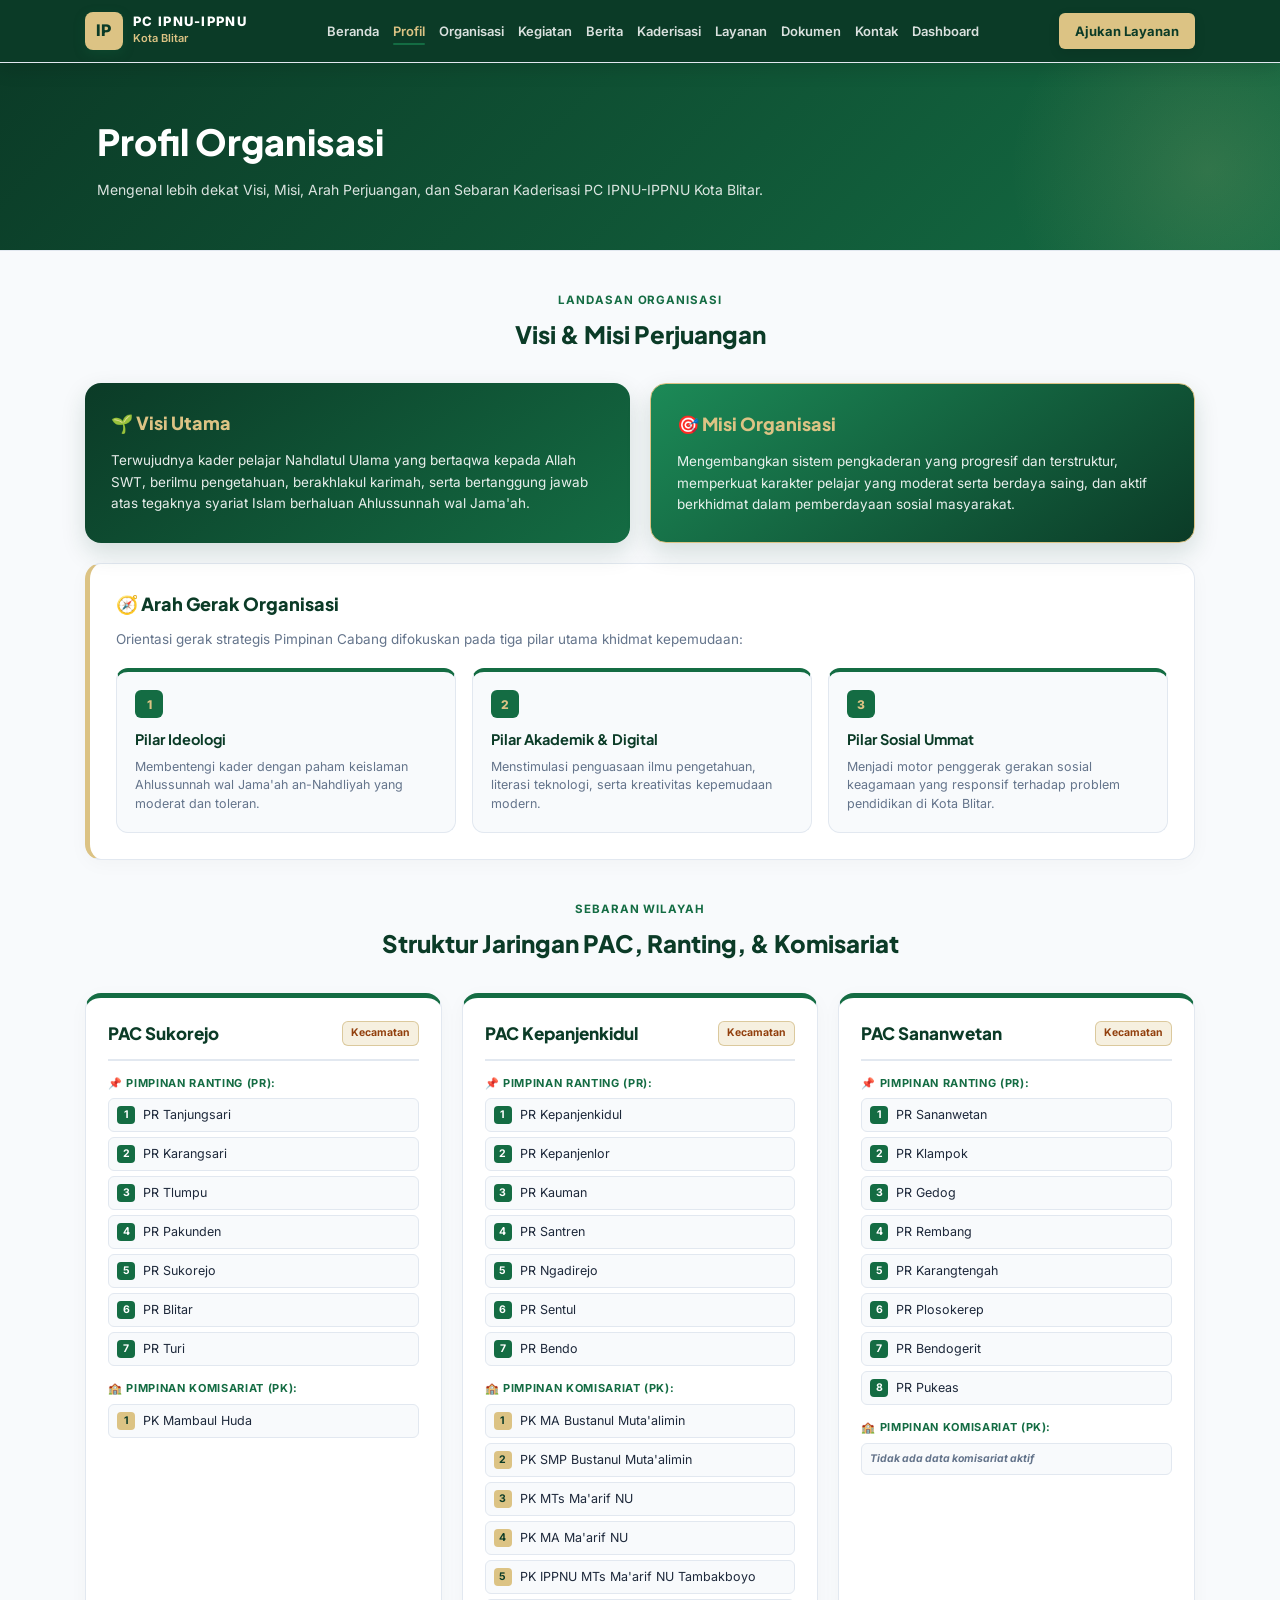
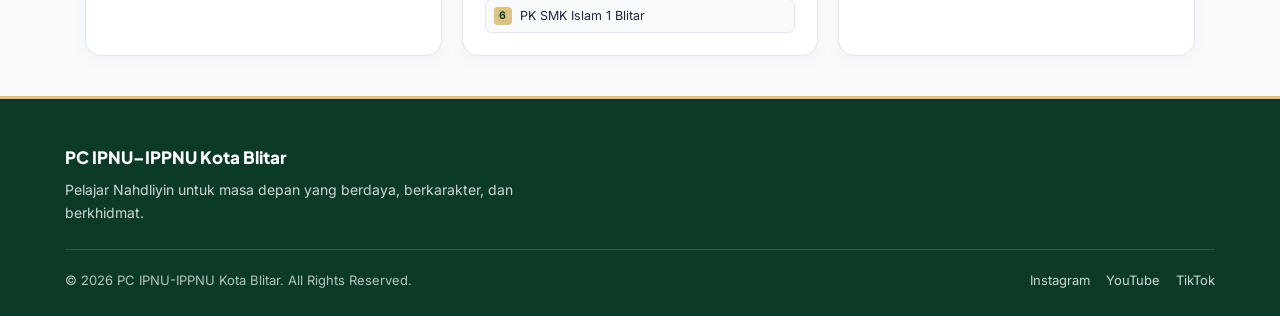
<file: profil.html>
<!DOCTYPE html>
<html lang="id">
<head>
<meta charset="UTF-8">
<meta name="viewport" content="width=device-width, initial-scale=1.0">
<title>Profil — PC IPNU-IPPNU Kota Blitar</title>
<link href="https://fonts.googleapis.com/css2?family=Plus+Jakarta+Sans:wght@600;700;800&family=Inter:wght@400;500;600&display=swap" rel="stylesheet">
<link rel="stylesheet" href="style.css">
<style>
  :root {
    --green-900: #0B3B27;
    --green-700: #146C43;
    --gold: #DCC384;
    --ink: #1E293B;
    --line: #E2E8F0;
    --bg-light: #F8FAFC;
  }

  * { box-sizing: border-box; }
  body {
    font-family: 'Inter', sans-serif;
    background-color: var(--bg-light);
    color: var(--ink);
    margin: 0;
    padding: 0;
    overflow-x: hidden;
    -webkit-text-size-adjust: 100%;
  }

  /* ================= NAVIGASI UTAMA ================= */
  nav.site-nav {
    background: #0B3B27 !important;
    position: sticky !important;
    top: 0 !important;
    z-index: 9999 !important;
    width: 100% !important;
    box-shadow: 0 4px 20px rgba(0,0,0,0.15);
  }
  .nav-inner {
    max-width: 1150px;
    margin: 0 auto;
    padding: 12px 20px !important;
    display: flex !important;
    align-items: center !important;
    justify-content: space-between !important;
  }
  .brand {
    display: flex !important;
    align-items: center !important;
    gap: 10px !important;
    text-decoration: none !important;
  }
  .brand-mark {
    width: 38px !important; 
    height: 38px !important;
    background: #DCC384 !important;
    color: #0B3B27 !important;
    font-weight: 800 !important;
    border-radius: 8px !important;
    display: flex !important; 
    align-items: center !important; 
    justify-content: center !important;
    font-size: 16px !important;
    flex-shrink: 0;
  }
  .brand-text .t1 { font-size: 13px !important; font-weight: 800 !important; color: #FFFFFF !important; line-height: 1.2 !important; }
  .brand-text .t2 { font-size: 11px !important; color: #DCC384 !important; font-weight: 600 !important; }

  /* Desktop Menu Links */
  ul.nav-links {
    display: flex !important;
    gap: 14px !important;
    list-style: none !important;
    margin: 0 !important;
    padding: 0 !important;
    align-items: center !important;
  }
  ul.nav-links li a {
    color: rgba(255,255,255,0.85) !important;
    text-decoration: none !important;
    font-size: 13px !important;
    font-weight: 600 !important;
    transition: color 0.2s;
  }
  ul.nav-links li a:hover, ul.nav-links li a.active {
    color: #DCC384 !important;
  }

  /* TOMBOL KANAN ATAS (TEKS "Ajukan Layanan", WARNA KUNING) */
  .nav-cta {
    background: #DCC384 !important;
    color: #0B3B27 !important;
    padding: 8px 16px !important;
    border-radius: 6px !important;
    font-size: 13px !important;
    font-weight: 700 !important;
    text-decoration: none !important;
    display: inline-block !important;
    box-shadow: 0 4px 12px rgba(0,0,0,0.1);
    transition: opacity 0.2s;
  }
  .nav-cta:hover {
    opacity: 0.9;
  }

  /* Tombol Hamburger HP */
  button#navToggle {
    display: none !important;
    background: transparent !important;
    border: 2px solid #DCC384 !important;
    color: #DCC384 !important;
    font-size: 24px !important;
    cursor: pointer !important;
    padding: 4px 10px !important;
    border-radius: 6px !important;
    line-height: 1 !important;
  }

  /* HEADER HALAMAN */
  .page-header {
    background: linear-gradient(135deg, #0B3B27, #146C43);
    color: #FFFFFF;
    padding: 50px 20px;
    text-align: left;
  }
  .page-header .wrap {
    max-width: 1150px;
    margin: 0 auto;
  }
  .page-header h1 {
    font-family: 'Plus Jakarta Sans', sans-serif;
    font-size: clamp(26px, 4vw, 36px);
    font-weight: 800;
    margin-bottom: 8px;
  }
  .page-header p {
    font-size: 14px;
    color: rgba(255, 255, 255, 0.85);
    line-height: 1.5;
  }
  
  .section-container {
    max-width: 1150px;
    margin: 0 auto;
    padding: 40px 20px;
  }
  .section-title-area {
    text-align: center;
    margin-bottom: 30px;
  }
  .eyebrow-tag {
    font-size: 11.5px;
    font-weight: 700;
    text-transform: uppercase;
    color: #146C43;
    letter-spacing: 0.08em;
    margin-bottom: 6px;
  }
  .section-title-area h2 {
    font-family: 'Plus Jakarta Sans', sans-serif;
    font-size: 24px;
    font-weight: 800;
    color: #0B3B27;
    margin: 0;
  }

  /* KARTU VISI MISI */
  .grid-2 {
    display: grid;
    grid-template-columns: 1fr 1fr;
    gap: 20px;
    margin-bottom: 20px;
  }
  .card-green {
    background: linear-gradient(145deg, #0B3B27, #146C43);
    color: #FFFFFF;
    border-radius: 16px;
    padding: 26px;
    box-shadow: 0 10px 25px rgba(11, 59, 39, 0.15);
  }
  .card-green h3 { font-size: 18px; font-weight: 800; color: #DCC384; margin-bottom: 12px; }
  .card-green p { font-size: 13.5px; line-height: 1.6; color: rgba(255,255,255,0.9); margin: 0; }

  .card-gold {
    background: linear-gradient(145deg, #1C8A57, #0B3B27);
    color: #FFFFFF;
    border-radius: 16px;
    padding: 26px;
    box-shadow: 0 10px 25px rgba(11, 59, 39, 0.15);
    border: 1px solid #DCC384;
  }
  .card-gold h3 { font-size: 18px; font-weight: 800; color: #DCC384; margin-bottom: 12px; }
  .card-gold p { font-size: 13.5px; line-height: 1.6; color: rgba(255,255,255,0.9); margin: 0; }

  /* PILAR ARAH GERAK */
  .card-light {
    background: #FFFFFF;
    border: 1px solid #E2E8F0;
    border-left: 5px solid #DCC384;
    border-radius: 16px;
    padding: 26px;
    box-shadow: 0 4px 20px rgba(0,0,0,0.03);
  }
  .card-light h3 { font-size: 18px; font-weight: 800; color: #0B3B27; margin-bottom: 10px; }
  .card-light p { font-size: 13.5px; color: #64748B; line-height: 1.6; margin: 0; }

  .pilar-grid {
    display: grid;
    grid-template-columns: repeat(3, 1fr);
    gap: 16px;
    margin-top: 18px;
  }
  .pilar-box {
    background: #F8FAFC;
    border: 1px solid #E2E8F0;
    border-top: 4px solid #146C43;
    border-radius: 12px;
    padding: 18px;
  }
  .pilar-box .num {
    background: #146C43;
    color: #DCC384;
    width: 28px; height: 28px;
    border-radius: 6px;
    display: flex; align-items: center; justify-content: center;
    font-weight: 800; font-size: 12px;
    margin-bottom: 10px;
  }
  .pilar-box h4 { font-size: 14.5px; font-weight: 700; color: #0B3B27; margin-bottom: 6px; }
  .pilar-box p { font-size: 12.5px; color: #64748B; line-height: 1.5; margin: 0; }

  /* SEBARAN PAC */
  .pac-grid {
    display: grid;
    grid-template-columns: repeat(3, 1fr);
    gap: 20px;
  }
  .pac-box {
    background: #FFFFFF;
    border: 1px solid #E2E8F0;
    border-top: 5px solid #146C43;
    border-radius: 16px;
    padding: 22px;
    box-shadow: 0 4px 20px rgba(0,0,0,0.03);
  }
  .pac-box-head {
    display: flex; align-items: center; justify-content: space-between;
    border-bottom: 2px solid #E2E8F0; padding-bottom: 12px; margin-bottom: 14px;
  }
  .pac-box-head h3 { font-size: 17px; font-weight: 800; color: #0B3B27; margin: 0; }
  .badge-kec {
    background: rgba(220, 195, 132, 0.25); color: #92400E;
    border: 1px solid rgba(180, 146, 58, 0.4);
    padding: 3px 8px; border-radius: 6px; font-size: 10.5px; font-weight: 700;
  }
  .sub-title {
    font-size: 11px; font-weight: 700; text-transform: uppercase;
    color: #146C43; margin: 14px 0 6px; letter-spacing: .06em;
  }
  .org-list { list-style: none; padding: 0; margin: 0; display: flex; flex-direction: column; gap: 5px; }
  .org-list li {
    font-size: 12.5px; color: #1E293B; background: #F8FAFC; padding: 6px 8px;
    border-radius: 6px; border: 1px solid #E2E8F0; display: flex; align-items: center; gap: 8px;
  }
  .org-list li span {
    background: #146C43; color: #fff; width: 18px; height: 18px; border-radius: 4px;
    font-size: 10.5px; font-weight: 700; display: flex; align-items: center; justify-content: center; flex-shrink: 0;
  }
  .org-list.pk li span { background: #DCC384; color: #0B3B27; }

  /* FOOTER */
  .footer-modern { background: #0B3B27; color: #FFFFFF; padding: 45px 20px 25px; border-top: 3px solid #DCC384; }
  .footer-content { max-width: 1150px; margin: 0 auto; padding-bottom: 25px; border-bottom: 1px solid rgba(255, 255, 255, 0.15); }
  .footer-content h4 { font-size: 17px; font-weight: 800; color: #FFFFFF; margin-bottom: 8px; }
  .footer-content p { font-size: 14px; color: rgba(255, 255, 255, 0.8); line-height: 1.6; max-width: 480px; margin: 0; }
  .footer-bottom { max-width: 1150px; margin: 20px auto 0; display: flex; align-items: center; justify-content: space-between; font-size: 13px; color: rgba(255, 255, 255, 0.7); }
  .footer-sosmed { display: flex; gap: 16px; }
  .footer-sosmed a { color: rgba(255, 255, 255, 0.8); text-decoration: none; font-size: 13px; }
  .footer-sosmed a:hover { color: #DCC384; }

  /* ========================================================
     MEDIA QUERY KHUSUS LAYAR HP / MOBILE (Maks 960px)
     ======================================================== */
  @media (max-width: 960px) {
    button#navToggle {
      display: block !important;
    }
    .nav-cta {
      display: none !important;
    }
    ul.nav-links {
      display: none !important;
      position: absolute !important;
      top: 100% !important;
      left: 0 !important;
      width: 100% !important;
      background: #0B3B27 !important;
      flex-direction: column !important;
      padding: 20px 0 !important;
      gap: 12px !important;
      text-align: center !important;
      box-shadow: 0 15px 30px rgba(0,0,0,0.3) !important;
      border-top: 1px solid rgba(255,255,255,0.15) !important;
      z-index: 9999 !important;
    }
    ul.nav-links.show {
      display: flex !important;
    }
    ul.nav-links li {
      width: 100% !important;
    }
    ul.nav-links li a {
      font-size: 15px !important;
      padding: 8px 0 !important;
      display: block !important;
    }

    /* Penyesuaian layout di HP agar rapi satu kolom */
    .grid-2 { grid-template-columns: 1fr !important; gap: 16px; }
    .pilar-grid { grid-template-columns: 1fr !important; gap: 14px; }
    .pac-grid { grid-template-columns: 1fr !important; gap: 16px; }
    
    .section-container { padding: 30px 16px; }
    .footer-bottom { flex-direction: column; gap: 14px; text-align: center; }
  }
</style>
</head>
<body>

<!-- NAVIGASI UTAMA -->
<nav class="site-nav" id="siteNav">
  <div class="nav-inner">
    <a href="index.html" class="brand">
      <div class="brand-mark">IP</div>
      <div class="brand-text">
        <div class="t1">PC IPNU-IPPNU</div>
        <div class="t2">Kota Blitar</div>
      </div>
    </a>
    <ul class="nav-links" id="navLinks">
      <li><a href="index.html">Beranda</a></li>
      <li><a href="profil.html" class="active">Profil</a></li>
      <li><a href="organisasi.html">Organisasi</a></li>
      <li><a href="kegiatan.html">Kegiatan</a></li>
      <li><a href="berita.html">Berita</a></li>
      <li><a href="kaderisasi.html">Kaderisasi</a></li>
      <li><a href="layanan.html">Layanan</a></li>
      <li><a href="dokumen.html">Dokumen</a></li>
      <li><a href="kontak.html">Kontak</a></li>
      <li><a href="dashboard.html">Dashboard</a></li>
    </ul>
    <a href="layanan.html" class="nav-cta">Ajukan Layanan</a>
    <button id="navToggle" aria-label="Toggle Menu">☰</button>
  </div>
</nav>

<!-- HEADER -->
<div class="page-header">
  <div class="wrap">
    <h1>Profil Organisasi</h1>
    <p>Mengenal lebih dekat Visi, Misi, Arah Perjuangan, dan Sebaran Kaderisasi PC IPNU-IPPNU Kota Blitar.</p>
  </div>
</div>

<!-- KONTEN UTAMA PROFIL -->
<div class="section-container">
  
  <!-- Visi Misi -->
  <div class="section-title-area">
    <div class="eyebrow-tag">Landasan Organisasi</div>
    <h2>Visi &amp; Misi Perjuangan</h2>
  </div>

  <div class="grid-2">
    <div class="card-green">
      <h3>🌱 Visi Utama</h3>
      <p>Terwujudnya kader pelajar Nahdlatul Ulama yang bertaqwa kepada Allah SWT, berilmu pengetahuan, berakhlakul karimah, serta bertanggung jawab atas tegaknya syariat Islam berhaluan Ahlussunnah wal Jama'ah.</p>
    </div>
    <div class="card-gold">
      <h3>🎯 Misi Organisasi</h3>
      <p>Mengembangkan sistem pengkaderan yang progresif dan terstruktur, memperkuat karakter pelajar yang moderat serta berdaya saing, dan aktif berkhidmat dalam pemberdayaan sosial masyarakat.</p>
    </div>
  </div>

  <!-- Arah Gerak -->
  <div class="card-light" style="margin-top: 20px;">
    <h3>🧭 Arah Gerak Organisasi</h3>
    <p>Orientasi gerak strategis Pimpinan Cabang difokuskan pada tiga pilar utama khidmat kepemudaan:</p>
    <div class="pilar-grid">
      <div class="pilar-box">
        <div class="num">1</div>
        <h4>Pilar Ideologi</h4>
        <p>Membentengi kader dengan paham keislaman Ahlussunnah wal Jama'ah an-Nahdliyah yang moderat dan toleran.</p>
      </div>
      <div class="pilar-box">
        <div class="num">2</div>
        <h4>Pilar Akademik &amp; Digital</h4>
        <p>Menstimulasi penguasaan ilmu pengetahuan, literasi teknologi, serta kreativitas kepemudaan modern.</p>
      </div>
      <div class="pilar-box">
        <div class="num">3</div>
        <h4>Pilar Sosial Ummat</h4>
        <p>Menjadi motor penggerak gerakan sosial keagamaan yang responsif terhadap problem pendidikan di Kota Blitar.</p>
      </div>
    </div>
  </div>

</div>

<!-- SEBARAN WILAYAH -->
<div class="section-container" style="padding-top: 0;">
  <div class="section-title-area">
    <div class="eyebrow-tag">Sebaran Wilayah</div>
    <h2>Struktur Jaringan PAC, Ranting, &amp; Komisariat</h2>
  </div>
  
  <div class="pac-grid">
    
    <!-- PAC Sukorejo -->
    <div class="pac-box">
      <div class="pac-box-head">
        <h3>PAC Sukorejo</h3>
        <span class="badge-kec">Kecamatan</span>
      </div>
      <div class="sub-title">📌 Pimpinan Ranting (PR):</div>
      <ul class="org-list">
        <li><span>1</span> PR Tanjungsari</li>
        <li><span>2</span> PR Karangsari</li>
        <li><span>3</span> PR Tlumpu</li>
        <li><span>4</span> PR Pakunden</li>
        <li><span>5</span> PR Sukorejo</li>
        <li><span>6</span> PR Blitar</li>
        <li><span>7</span> PR Turi</li>
      </ul>
      <div class="sub-title" style="margin-top: 14px;">🏫 Pimpinan Komisariat (PK):</div>
      <ul class="org-list pk">
        <li><span>1</span> PK Mambaul Huda</li>
      </ul>
    </div>

    <!-- PAC Kepanjenkidul -->
    <div class="pac-box">
      <div class="pac-box-head">
        <h3>PAC Kepanjenkidul</h3>
        <span class="badge-kec">Kecamatan</span>
      </div>
      <div class="sub-title">📌 Pimpinan Ranting (PR):</div>
      <ul class="org-list">
        <li><span>1</span> PR Kepanjenkidul</li>
        <li><span>2</span> PR Kepanjenlor</li>
        <li><span>3</span> PR Kauman</li>
        <li><span>4</span> PR Santren</li>
        <li><span>5</span> PR Ngadirejo</li>
        <li><span>6</span> PR Sentul</li>
        <li><span>7</span> PR Bendo</li>
      </ul>
      <div class="sub-title" style="margin-top: 14px;">🏫 Pimpinan Komisariat (PK):</div>
      <ul class="org-list pk">
        <li><span>1</span> PK MA Bustanul Muta'alimin</li>
        <li><span>2</span> PK SMP Bustanul Muta'alimin</li>
        <li><span>3</span> PK MTs Ma'arif NU</li>
        <li><span>4</span> PK MA Ma'arif NU</li>
        <li><span>5</span> PK IPPNU MTs Ma'arif NU Tambakboyo</li>
        <li><span>6</span> PK SMK Islam 1 Blitar</li>
      </ul>
    </div>

    <!-- PAC Sananwetan -->
    <div class="pac-box">
      <div class="pac-box-head">
        <h3>PAC Sananwetan</h3>
        <span class="badge-kec">Kecamatan</span>
      </div>
      <div class="sub-title">📌 Pimpinan Ranting (PR):</div>
      <ul class="org-list">
        <li><span>1</span> PR Sananwetan</li>
        <li><span>2</span> PR Klampok</li>
        <li><span>3</span> PR Gedog</li>
        <li><span>4</span> PR Rembang</li>
        <li><span>5</span> PR Karangtengah</li>
        <li><span>6</span> PR Plosokerep</li>
        <li><span>7</span> PR Bendogerit</li>
        <li><span>8</span> PR Pukeas</li>
      </ul>
      <div class="sub-title" style="margin-top: 14px;">🏫 Pimpinan Komisariat (PK):</div>
      <ul class="org-list pk">
        <li><span style="background:transparent; color:#64748B; width:auto; border:none; padding:0; font-style:italic;">Tidak ada data komisariat aktif</span></li>
      </ul>
    </div>

  </div>
</div>

<!-- FOOTER -->
<footer class="footer-modern">
  <div class="footer-content">
    <h4>PC IPNU–IPPNU Kota Blitar</h4>
    <p>Pelajar Nahdliyin untuk masa depan yang berdaya, berkarakter, dan berkhidmat.</p>
  </div>
  <div class="footer-bottom">
    <div>© 2026 PC IPNU-IPPNU Kota Blitar. All Rights Reserved.</div>
    <div class="footer-sosmed">
      <a href="#" target="_blank">Instagram</a>
      <a href="#" target="_blank">YouTube</a>
      <a href="#" target="_blank">TikTok</a>
    </div>
  </div>
</footer>

<!-- SCRIPT NAVBAR INTERAKTIF -->
<script>
  document.addEventListener("DOMContentLoaded", () => {
    const navToggle = document.getElementById("navToggle");
    const navLinks = document.getElementById("navLinks");
    
    if (navToggle && navLinks) {
      navToggle.addEventListener("click", (e) => {
        e.stopPropagation();
        navLinks.classList.toggle("show");
      });

      // Tutup menu otomatis jika link diklik
      navLinks.querySelectorAll("a").forEach(link => {
        link.addEventListener("click", () => {
          navLinks.classList.remove("show");
        });
      });

      // Tutup menu jika klik di luar navbar
      document.addEventListener("click", (e) => {
        if (!navToggle.contains(e.target) && !navLinks.contains(e.target)) {
          navLinks.classList.remove("show");
        }
      });
    }
  });
</script>
</body>
</html>
</file>
<file: style.css>
:root {
  --ink: #12241C;
  --muted: #5B6660;
  --paper: #F6F5F1;
  --paper-2: #EFEDE6;
  --green-900: #0B3B27;
  --green-800: #0F4B32;
  --green-700: #146C43;
  --green-600: #1C8A57;
  --green-100: #E3EFE8;
  --gold: #B4923A;
  --gold-soft: #DCC384;
  --line: rgba(18, 36, 28, 0.12);
  --white: #FFFFFF;
  --radius: 16px;
  --shadow: 0 10px 30px rgba(11, 59, 39, 0.08);
}

* { box-sizing: border-box; margin: 0; padding: 0; }
html { scroll-behavior: smooth; }
body {
  font-family: 'Inter', sans-serif;
  color: var(--ink);
  background: var(--paper);
  -webkit-font-smoothing: antialiased;
  line-height: 1.6;
  overflow-x: hidden;
}

h1, h2, h3, h4, .jakarta { font-family: 'Plus Jakarta Sans', sans-serif; }
a { color: inherit; text-decoration: none; }
button { font-family: inherit; cursor: pointer; }
.wrap { max-width: 1280px; margin: 0 auto; padding: 0 32px; }

/* NAV STYLING & ANIMATION */
.site-nav {
  position: sticky; top: 0; z-index: 100;
  background: rgba(246, 245, 241, 0.85);
  backdrop-filter: blur(14px);
  border-bottom: 1px solid var(--line);
  transition: background .3s ease, box-shadow .3s ease, border-color .3s ease;
}
.site-nav.scrolled {
  background: rgba(255, 255, 255, 0.95);
  box-shadow: 0 8px 24px rgba(11, 59, 39, 0.08);
}
.nav-inner {
  max-width: 1280px; margin: 0 auto; padding: 14px 32px;
  display: flex; align-items: center; justify-content: space-between; gap: 20px;
}
.brand { display: flex; align-items: center; gap: 12px; transition: transform .25s ease; }
.brand:hover { transform: scale(1.02); }
.brand-mark {
  width: 44px; height: 44px; border-radius: 12px;
  background: linear-gradient(155deg, var(--green-700), var(--green-900));
  display: flex; align-items: center; justify-content: center;
  color: #fff; font-weight: 800; font-size: 12px; letter-spacing: .03em;
  box-shadow: 0 4px 12px rgba(20, 108, 67, 0.25);
}
.brand-text .t1 { font-size: 10.5px; letter-spacing: .1em; color: var(--muted); font-weight: 600; text-transform: uppercase; }
.brand-text .t2 { font-size: 16px; font-weight: 800; color: var(--green-900); }
.nav-links { display: flex; align-items: center; gap: 18px; list-style: none; }
.nav-links a {
  font-size: 13.5px; font-weight: 500; color: var(--ink); padding: 6px 0;
  position: relative; transition: color .25s ease;
}
.nav-links a::after {
  content: ''; position: absolute; bottom: 0; left: 0; width: 0%; height: 2px;
  background: var(--green-700); border-radius: 2px;
  transition: width .3s cubic-bezier(0.16, 1, 0.3, 1);
}
.nav-links a:hover { color: var(--green-700); }
.nav-links a:hover::after, .nav-links a.active::after { width: 100%; }
.nav-links a.active { color: var(--green-700); font-weight: 700; }

.nav-cta {
  background: var(--green-700); color: #fff; padding: 9px 18px; border-radius: 999px;
  font-size: 13px; font-weight: 700; transition: all .25s cubic-bezier(0.16, 1, 0.3, 1);
  box-shadow: 0 4px 14px rgba(20, 108, 67, 0.2);
}
.nav-cta:hover {
  background: var(--green-800); transform: translateY(-2px) scale(1.03);
  box-shadow: 0 6px 20px rgba(15, 75, 50, 0.3);
}
.nav-toggle { display: none; background: none; border: none; font-size: 22px; color: var(--green-900); }

/* HERO SECTION */
.hero {
  position: relative; overflow: hidden;
  background: linear-gradient(160deg, var(--green-900) 0%, var(--green-800) 55%, var(--green-700) 100%);
  color: #fff; padding: 96px 0 0;
}
.hero-grid {
  max-width: 1280px; margin: 0 auto; padding: 0 32px 80px;
  display: grid; grid-template-columns: 1.15fr 0.85fr; gap: 50px; align-items: center;
}
.eyebrow-pill {
  display: inline-flex; align-items: center; gap: 8px;
  background: rgba(255, 255, 255, 0.1); border: 1px solid rgba(255, 255, 255, 0.18);
  padding: 8px 16px; border-radius: 999px; font-size: 12.5px; font-weight: 600;
  letter-spacing: .04em; color: var(--gold-soft); margin-bottom: 26px;
}
.eyebrow-pill .dot { width: 6px; height: 6px; border-radius: 50%; background: var(--gold-soft); }
.hero h1 { font-size: clamp(34px, 4.6vw, 54px); font-weight: 800; line-height: 1.08; letter-spacing: -.01em; }
.hero h1 span { color: var(--gold-soft); }
.hero p.lead { margin-top: 20px; font-size: 17px; color: rgba(255, 255, 255, 0.85); max-width: 520px; }
.hero-actions { margin-top: 34px; display: flex; gap: 14px; flex-wrap: wrap; }
.btn {
  display: inline-flex; align-items: center; gap: 8px; padding: 13px 26px; border-radius: 999px;
  font-size: 14.5px; font-weight: 700; border: none; transition: all .25s cubic-bezier(0.16, 1, 0.3, 1);
}
.btn-gold { background: var(--gold-soft); color: var(--green-900); }
.btn-outline { border: 1.5px solid rgba(255, 255, 255, 0.5); color: #fff; background: transparent; }
.btn:hover { transform: translateY(-3px) scale(1.02); box-shadow: 0 8px 20px rgba(0,0,0,0.15); }
.hero-note { margin-top: 40px; display: flex; align-items: center; gap: 10px; font-size: 12.5px; color: rgba(255, 255, 255, 0.65); }
.hero-note::before { content: ""; width: 26px; height: 1px; background: rgba(255, 255, 255, 0.4); }
.meru-wrap { position: relative; display: flex; justify-content: center; }
.meru-wrap svg { width: 100%; max-width: 340px; opacity: .9; }

/* PAGE HEADER */
.page-header {
  background: linear-gradient(160deg, var(--green-900), var(--green-800));
  color: #fff; padding: 64px 0; border-bottom: 1px solid var(--line);
  position: relative; overflow: hidden;
}
.page-header::before {
  content: ''; position: absolute; top: -50%; right: -10%; width: 400px; height: 400px;
  background: radial-gradient(circle, rgba(220,195,132,0.15) 0%, rgba(0,0,0,0) 70%);
  pointer-events: none;
}
.page-header h1 { font-size: 38px; font-weight: 800; animation: fadeInUp .6s ease-out forwards; }
.page-header p { color: rgba(255, 255, 255, 0.85); margin-top: 8px; font-size: 15.5px; animation: fadeInUp .6s ease-out .15s forwards; opacity: 0; }

/* SECTIONS & CARDS */
.section { padding: 72px 0; }
.section.alt { background: var(--white); }
.section-head { max-width: 640px; margin-bottom: 40px; }
.section-head.flex-head { max-width: 100%; display: flex; justify-content: space-between; align-items: flex-end; }
.section-eyebrow { font-size: 12px; font-weight: 700; letter-spacing: .12em; text-transform: uppercase; color: var(--green-700); margin-bottom: 8px; }
.section-head h2 { font-size: clamp(24px, 2.5vw, 32px); font-weight: 800; color: var(--green-900); }

.card-grid-3 { display: grid; grid-template-columns: repeat(3, 1fr); gap: 20px; }
.card-grid-4 { display: grid; grid-template-columns: repeat(4, 1fr); gap: 18px; }
.quick-grid { display: grid; grid-template-columns: repeat(3, 1fr); gap: 18px; margin-top: 36px; }

.quick-card, .news-card, .agenda-card, .org-card, .kad-card, .layanan-card, .doc-row, .gallery-item {
  background: var(--white); border: 1px solid var(--line); border-radius: var(--radius);
  padding: 24px; transition: all .35s cubic-bezier(0.16, 1, 0.3, 1);
  will-change: transform, box-shadow;
}
.quick-card:hover, .news-card:hover, .kad-card:hover, .doc-row:hover, .gallery-item:hover {
  transform: translateY(-6px) scale(1.01);
  box-shadow: 0 16px 32px rgba(11, 59, 39, 0.1);
  border-color: rgba(20, 108, 67, 0.25);
}
.quick-icon {
  width: 46px; height: 46px; border-radius: 12px; background: var(--green-100);
  display: flex; align-items: center; justify-content: center; margin-bottom: 16px; color: var(--green-700);
}

/* STATS */
.stats-band { background: var(--green-900); color: #fff; padding: 52px 0; }
.stats-grid { display: grid; grid-template-columns: repeat(4, 1fr); gap: 24px; text-align: center; }
.stat-num { font-family: 'Plus Jakarta Sans', sans-serif; font-size: clamp(28px, 3.4vw, 42px); font-weight: 800; color: var(--gold-soft); }
.stat-label { margin-top: 8px; font-size: 13px; letter-spacing: .05em; text-transform: uppercase; color: rgba(255,255,255,0.7); }

/* STRUKTUR ORGANISASI */
.struktur-grid { display: grid; grid-template-columns: 1fr 1fr; gap: 24px; }
.struktur-col { background: var(--white); border: 1px solid var(--line); border-radius: var(--radius); padding: 28px; }
.struktur-col-head { display: flex; align-items: center; gap: 12px; margin-bottom: 20px; padding-bottom: 16px; border-bottom: 1px solid var(--line); }
.people-grid { display: grid; grid-template-columns: repeat(3, 1fr); gap: 14px; margin-bottom: 22px; }
.person-card { text-align: center; }
.avatar {
  width: 100%; aspect-ratio: 4/5; border-radius: 12px; background: #FFFFFF;
  display: flex; align-items: center; justify-content: center; color: var(--muted); font-size: 11px;
  border: 1px solid var(--line); margin-bottom: 8px; overflow: hidden; position: relative;
}
.avatar img {
  width: 100%; height: 100%; object-fit: cover; display: block; border: none;
  mix-blend-mode: multiply;
}
.person-name { font-size: 13px; font-weight: 700; }
.person-role { font-size: 11.5px; color: var(--muted); }
.dept-title { font-size: 12px; font-weight: 700; text-transform: uppercase; letter-spacing: .06em; color: var(--muted); margin: 18px 0 10px; }
.dept-list { list-style: none; font-size: 13.5px; display: flex; flex-direction: column; gap: 7px; }
.dept-list li { display: flex; gap: 8px; }
.dept-list li::before { content: ""; width: 5px; height: 5px; border-radius: 50%; background: var(--gold); margin-top: 7px; flex-shrink: 0; }

/* FORMS & TRACKING */
.form-panel { background: var(--white); border: 1px solid var(--line); border-radius: var(--radius); padding: 36px; margin-top: 20px; }
.form-grid { display: grid; grid-template-columns: 1fr 1fr; gap: 18px; }
.field { display: flex; flex-direction: column; gap: 6px; }
.field.full { grid-column: 1/-1; }
.field label { font-size: 13px; font-weight: 600; color: var(--ink); }
.field input, .field select, .field textarea {
  border: 1px solid var(--line); border-radius: 10px; padding: 11px 14px; font-size: 14px;
  font-family: inherit; background: var(--paper); color: var(--ink);
}
.field input:focus, .field select:focus, .field textarea:focus { outline: 2px solid var(--green-600); outline-offset: 1px; background: #fff; }
.field textarea { resize: vertical; min-height: 80px; }
.form-submit { margin-top: 26px; background: var(--green-700); color: #fff; border: none; border-radius: 999px; padding: 13px 30px; font-weight: 700; font-size: 14.5px; }
.form-submit:hover { background: var(--green-800); transform: translateY(-2px); }
.form-success { margin-top: 20px; background: var(--green-100); border: 1px solid var(--green-600); border-radius: 12px; padding: 18px 20px; font-size: 14px; color: var(--green-900); animation: popSuccess 0.4s ease forwards; }

.track-box { background: var(--white); border: 1px solid var(--line); border-radius: var(--radius); padding: 32px; max-width: 640px; }
.track-input-row { display: flex; gap: 10px; }
.track-input-row input { flex: 1; border: 1px solid var(--line); border-radius: 10px; padding: 12px 14px; font-size: 14px; }
.track-input-row button { background: var(--green-700); color: #fff; border: none; border-radius: 10px; padding: 12px 22px; font-weight: 700; }
.track-result { margin-top: 26px; }

.doc-filter { display: flex; gap: 10px; flex-wrap: wrap; margin-bottom: 26px; }
.doc-filter button { background: var(--white); border: 1px solid var(--line); border-radius: 999px; padding: 8px 16px; font-size: 13px; font-weight: 600; }
.doc-filter button.active { background: var(--green-700); color: #fff; border-color: var(--green-700); }
.doc-list { display: flex; flex-direction: column; gap: 10px; }
.doc-row { display: flex; align-items: center; justify-content: space-between; gap: 16px; }

.gallery-grid { display: grid; grid-template-columns: repeat(4, 1fr); gap: 12px; }
.gallery-item { aspect-ratio: 1; border-radius: 12px; background: linear-gradient(135deg, var(--green-100), var(--paper-2)); display: flex; align-items: center; justify-content: center; color: var(--muted); font-size: 11px; text-align: center; padding: 10px; }

.contact-grid { display: grid; grid-template-columns: 1fr 1fr; gap: 30px; }
.contact-info { display: flex; flex-direction: column; gap: 16px; }
.map-embed { border-radius: var(--radius); overflow: hidden; border: 1px solid var(--line); min-height: 280px; }
.map-embed iframe { width: 100%; height: 100%; min-height: 280px; border: 0; }

/* DASHBOARD */
.dash-top { display: flex; justify-content: space-between; align-items: center; margin-bottom: 30px; flex-wrap: wrap; gap: 14px; }
.dash-stats { display: grid; grid-template-columns: repeat(4, 1fr); gap: 16px; margin-bottom: 30px; }
.dash-stat { background: var(--white); border: 1px solid var(--line); border-radius: 14px; padding: 20px; }
.dash-stat .n { font-size: 26px; font-weight: 800; color: var(--green-800); }
.dash-stat .l { font-size: 12.5px; color: var(--muted); margin-top: 4px; }
.dash-table-wrap { background: var(--white); border: 1px solid var(--line); border-radius: 14px; overflow: hidden; }
table.dash-table { width: 100%; border-collapse: collapse; font-size: 13.5px; }
table.dash-table th { text-align: left; background: var(--paper-2); padding: 12px 16px; font-size: 11.5px; text-transform: uppercase; color: var(--muted); }
table.dash-table td { padding: 12px 16px; border-top: 1px solid var(--line); vertical-align: top; }
.badge-status { padding: 4px 10px; border-radius: 999px; font-size: 11px; font-weight: 700; white-space: nowrap; }
.b-menunggu { background: #FFF3D6; color: #946200; }
.b-proses { background: #DBEAFE; color: #1D4ED8; }
.b-perbaikan { background: #FEE2E2; color: #B91C1C; }
.b-disetujui { background: #DCFCE7; color: #166534; }
.b-selesai { background: #E5E7EB; color: #374151; }

/* ANIMATION KEYFRAMES */
@keyframes fadeInUp {
  from { opacity: 0; transform: translateY(28px); }
  to { opacity: 1; transform: translateY(0); }
}
@keyframes floatElement {
  0%, 100% { transform: translateY(0); }
  50% { transform: translateY(-10px); }
}
@keyframes popSuccess {
  0% { transform: scale(0.9); opacity: 0; }
  100% { transform: scale(1); opacity: 1; }
}

.meru-wrap { animation: floatElement 6s ease-in-out infinite; }
.reveal { opacity: 0; transform: translateY(30px); transition: opacity 0.7s cubic-bezier(0.16, 1, 0.3, 1), transform 0.7s cubic-bezier(0.16, 1, 0.3, 1); }
.reveal.active { opacity: 1; transform: translateY(0); }

/* FOOTER */
footer { background: var(--green-900); color: rgba(255,255,255,0.8); padding: 48px 0 24px; }
.footer-grid { display: grid; grid-template-columns: 1.4fr 1fr 1fr; gap: 32px; padding-bottom: 32px; border-bottom: 1px solid rgba(255,255,255,0.12); }

@media (max-width: 980px) {
  .hero-grid { grid-template-columns: 1.15fr 0.85fr; }
  .nav-links {
    display: none; position: absolute; top: 100%; left: 0; right: 0;
    background: var(--white); flex-direction: column; padding: 20px;
    border-bottom: 1px solid var(--line); box-shadow: 0 10px 20px rgba(0,0,0,0.05);
  }
  .nav-links.open { display: flex; animation: fadeInUp .3s ease-out forwards; }
  .nav-toggle { display: block; }
  .card-grid-3, .card-grid-4, .quick-grid, .struktur-grid, .contact-grid, .dash-stats { grid-template-columns: repeat(2, 1fr); }
}
@media (max-width: 640px) {
  .card-grid-3, .card-grid-4, .quick-grid, .struktur-grid, .contact-grid, .dash-stats, .people-grid, .gallery-grid { grid-template-columns: 1fr; }
}

/* =================================================
   ANIMASI REVEAL (FADE IN UP) SAAT SCROLL
   ================================================= */
.reveal {
  opacity: 0;
  transform: translateY(35px);
  transition: opacity 0.8s cubic-bezier(0.16, 1, 0.3, 1), transform 0.8s cubic-bezier(0.16, 1, 0.3, 1);
  will-change: opacity, transform;
}

.reveal.active {
  opacity: 1;
  transform: translateY(0);
}
</file>
